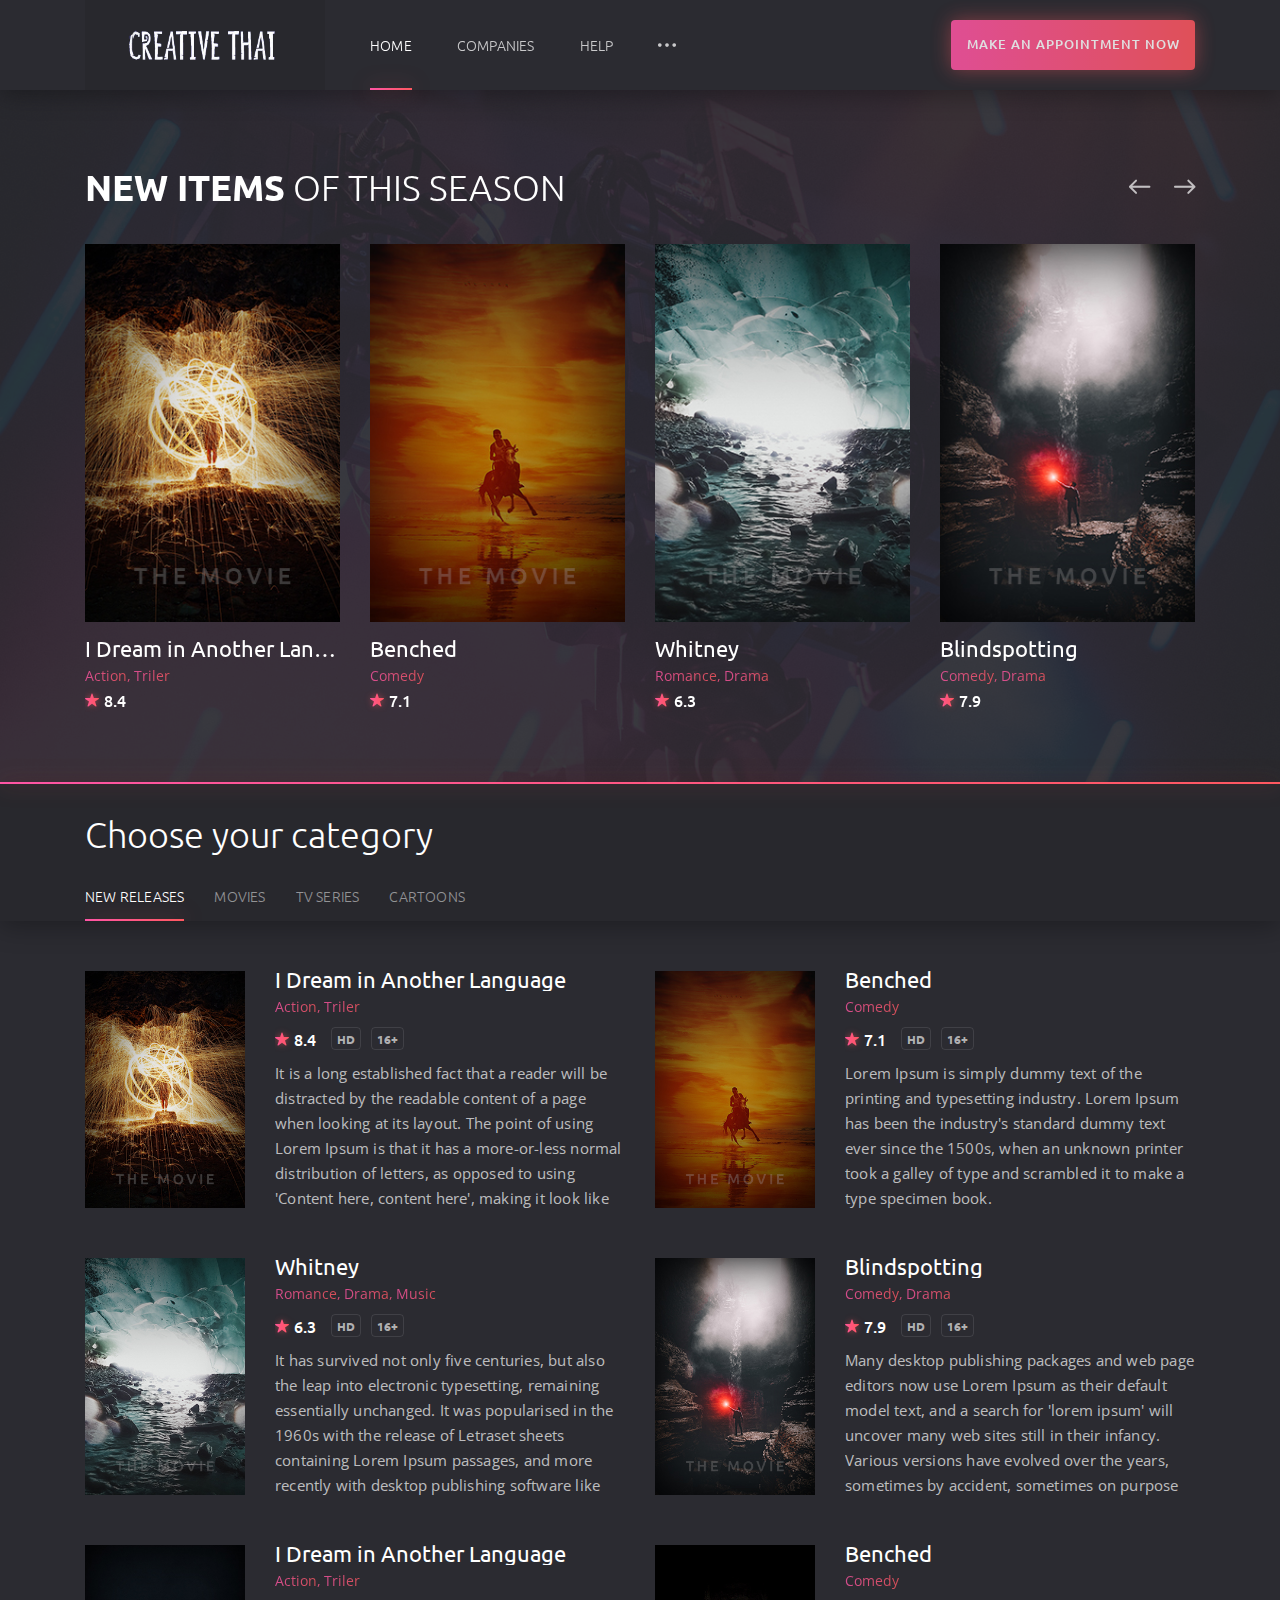
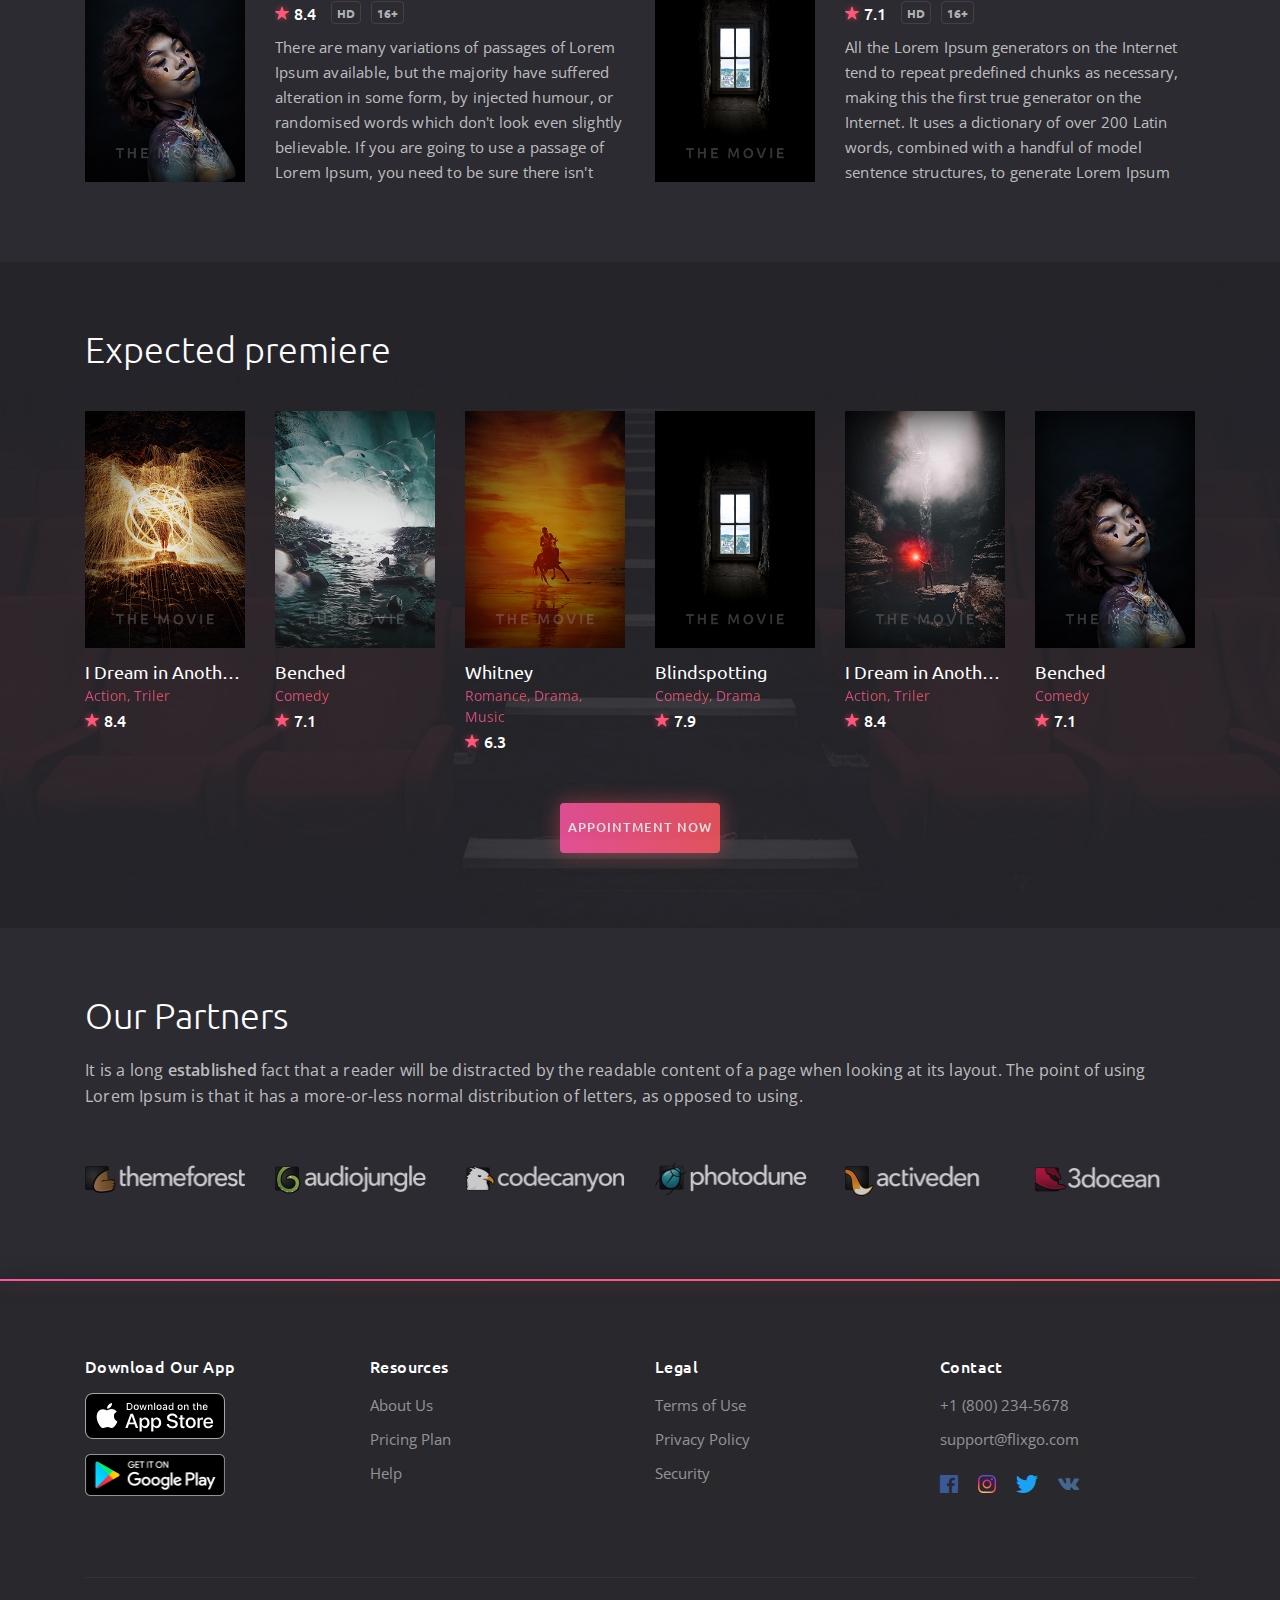
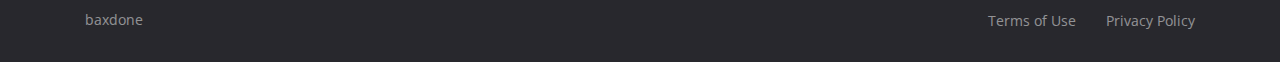
<file: index.html>
<!DOCTYPE html>
<html lang="en">

<head>
	<meta charset="utf-8">
	<meta name="viewport" content="width=device-width, initial-scale=1, shrink-to-fit=no">

	<!-- Font -->
	<link href="https://fonts.googleapis.com/css?family=Open+Sans:400,600%7CUbuntu:300,400,500,700" rel="stylesheet">

	<!-- CSS -->
	<link rel="stylesheet" href="css/bootstrap-reboot.min.css">
	<link rel="stylesheet" href="css/bootstrap-grid.min.css">
	<link rel="stylesheet" href="css/owl.carousel.min.css">
	<link rel="stylesheet" href="css/jquery.mCustomScrollbar.min.css">
	<link rel="stylesheet" href="css/nouislider.min.css">
	<link rel="stylesheet" href="css/ionicons.min.css">
	<link rel="stylesheet" href="css/plyr.css">
	<link rel="stylesheet" href="css/photoswipe.css">
	<link rel="stylesheet" href="css/default-skin.css">
	<link rel="stylesheet" href="css/main.css">

	<!-- Favicons -->
	<link rel="icon" type="image/png" href="icon/favicon-32x32.png" sizes="32x32">
	<link rel="apple-touch-icon" href="icon/favicon-32x32.png">
	<link rel="apple-touch-icon" sizes="72x72" href="icon/apple-touch-icon-72x72.png">
	<link rel="apple-touch-icon" sizes="114x114" href="icon/apple-touch-icon-114x114.png">
	<link rel="apple-touch-icon" sizes="144x144" href="icon/apple-touch-icon-144x144.png">

	<meta name="description" content="">
	<meta name="keywords" content="">
	<meta name="author" content="Dmitry Volkov">
  	<title>Creative Thai</title>

</head>
<body class="body">
	
	<!-- header -->
	<header class="header">
		<div class="header__wrap">
			<div class="container">
				<div class="row">
					<div class="col-12">
						<div class="header__content">
							<!-- header logo -->
							<a href="index.html" class="header__logo">
								<img src="img/logo.png" alt="">
							</a>
							<!-- end header logo -->

							<!-- header nav -->
							<ul class="header__nav">
								<!-- dropdown -->

								<li class="header__nav-item">
									<a href="index.html" class="header__nav-link header__nav-link--active">Home</a>
								</li>

								<!-- dropdown -->
								<li class="header__nav-item">
									<a class="dropdown-toggle header__nav-link" href="#" role="button" id="dropdownMenuCatalog" data-toggle="dropdown" aria-haspopup="true" aria-expanded="false">Companies</a>

									<ul class="dropdown-menu header__dropdown-menu" aria-labelledby="dropdownMenuCatalog">
										<li><a href="BenetoneFilms.html">Benetone Films</a></li>
										<li><a href="DeWarrennePictures.html">De Warrenne Pictures</a></li>
										<li><a href="FilmFrameProductions.html">Film Frame Productions</a></li>
										<li><a href="GDH559.html">GDH 559</a></li>
										<li><a href="HaloProductions.html">Halo Productions</a></li>
										<li><a href="HollywoodThailand.html">Hollywood (Thailand)</a></li>
										<li><a href="KantanaMotionPictures.html">Kantana Motion Pictures</a></li>
										<li><a href="MFlowEntertainment.html">M Flow Entertainment</a></li>
										<li><a href="DetailsTVSeries.html">Details TV Series</a></li>
										<li><a href="MPictures.html">M Pictures</a></li>
										<li><a href="TBMediaGlobal.html">T&B Media Global</a></li>
									</ul>
								</li>
								<!-- end dropdown -->

 

								<li class="header__nav-item">
									<a href="faq.html" class="header__nav-link">Help</a>
								</li>

								<!-- dropdown -->
								<li class="dropdown header__nav-item">
									<a class="dropdown-toggle header__nav-link header__nav-link--more" href="#" role="button" id="dropdownMenuMore" data-toggle="dropdown" aria-haspopup="true" aria-expanded="false"><i class="icon ion-ios-more"></i></a>

									<ul class="dropdown-menu header__dropdown-menu" aria-labelledby="dropdownMenuMore">
										<li><a href="about.html">About</a></li>
									</ul>
								</li>
								<!-- end dropdown -->
							</ul>
							<!-- end header nav -->

							<!-- header auth -->
							<div class="header__auth">
								<a href="APPOINTMENT.html" class="header__sign-in">
									<i class="icon ion-ios-log-in"></i>
									<span>MAKE AN APPOINTMENT NOW</span>
								</a>
							</div>
							<!-- end header auth -->

							<!-- header menu btn -->
							<button class="header__btn" type="button">
								<span></span>
								<span></span>
								<span></span>
							</button>
							<!-- end header menu btn -->
						</div>
					</div>
				</div>
			</div>
		</div>

		<!-- header search -->
		<form action="#" class="header__search">
			<div class="container">
				<div class="row">
					<div class="col-12">
						<div class="header__search-content">
							<input type="text" placeholder="Search for a movie, TV Series that you are looking for">

							<button type="button">search</button>
						</div>
					</div>
				</div>
			</div>
		</form>
		<!-- end header search -->
	</header>
	<!-- end header -->

	<!-- home -->
	<section class="home">
		<!-- home bg -->
		<div class="owl-carousel home__bg">
			<div class="item home__cover" data-bg="img/home/home__bg.jpg"></div>
			<div class="item home__cover" data-bg="img/home/home__bg2.jpg"></div>
			<div class="item home__cover" data-bg="img/home/home__bg3.jpg"></div>
			<div class="item home__cover" data-bg="img/home/home__bg4.jpg"></div>
		</div>
		<!-- end home bg -->

		<div class="container">
			<div class="row">
				<div class="col-12">
					<h1 class="home__title"><b>NEW ITEMS</b> OF THIS SEASON</h1>

					<button class="home__nav home__nav--prev" type="button">
						<i class="icon ion-ios-arrow-round-back"></i>
					</button>
					<button class="home__nav home__nav--next" type="button">
						<i class="icon ion-ios-arrow-round-forward"></i>
					</button>
				</div>

				<div class="col-12">
					<div class="owl-carousel home__carousel">
						<div class="item">
							<!-- card -->
							<div class="card card--big">
								<div class="card__cover">
									<img src="img/covers/cover.jpg" alt="">
									<a href="#" class="card__play">
										<i class="icon ion-ios-play"></i>
									</a>
								</div>
								<div class="card__content">
									<h3 class="card__title"><a href="#">I Dream in Another Language</a></h3>
									<span class="card__category">
										<a href="#">Action</a>
										<a href="#">Triler</a>
									</span>
									<span class="card__rate"><i class="icon ion-ios-star"></i>8.4</span>
								</div>
							</div>
							<!-- end card -->
						</div>

						<div class="item">
							<!-- card -->
							<div class="card card--big">
								<div class="card__cover">
									<img src="img/covers/cover2.jpg" alt="">
									<a href="#" class="card__play">
										<i class="icon ion-ios-play"></i>
									</a>
								</div>
								<div class="card__content">
									<h3 class="card__title"><a href="#">Benched</a></h3>
									<span class="card__category">
										<a href="#">Comedy</a>
									</span>
									<span class="card__rate"><i class="icon ion-ios-star"></i>7.1</span>
								</div>
							</div>
							<!-- end card -->
						</div>

						<div class="item">
							<!-- card -->
							<div class="card card--big">
								<div class="card__cover">
									<img src="img/covers/cover3.jpg" alt="">
									<a href="#" class="card__play">
										<i class="icon ion-ios-play"></i>
									</a>
								</div>
								<div class="card__content">
									<h3 class="card__title"><a href="#">Whitney</a></h3>
									<span class="card__category">
										<a href="#">Romance</a>
										<a href="#">Drama</a>
									</span>
									<span class="card__rate"><i class="icon ion-ios-star"></i>6.3</span>
								</div>
							</div>
							<!-- end card -->
						</div>

						<div class="item">
							<!-- card -->
							<div class="card card--big">
								<div class="card__cover">
									<img src="img/covers/cover4.jpg" alt="">
									<a href="#" class="card__play">
										<i class="icon ion-ios-play"></i>
									</a>
								</div>
								<div class="card__content">
									<h3 class="card__title"><a href="#">Blindspotting</a></h3>
									<span class="card__category">
										<a href="#">Comedy</a>
										<a href="#">Drama</a>
									</span>
									<span class="card__rate"><i class="icon ion-ios-star"></i>7.9</span>
								</div>
							</div>
							<!-- end card -->
						</div>
					</div>
				</div>
			</div>
		</div>
	</section>
	<!-- end home -->

	<!-- content -->
	<section class="content">
		<div class="content__head">
			<div class="container">
				<div class="row">
					<div class="col-12">
						<!-- content title -->
						<h2 class="content__title">Choose your category</h2>
						<!-- end content title -->

						<!-- content tabs nav -->
						<ul class="nav nav-tabs content__tabs" id="content__tabs" role="tablist">
							<li class="nav-item">
								<a class="nav-link active" data-toggle="tab" href="#tab-1" role="tab" aria-controls="tab-1" aria-selected="true">NEW RELEASES</a>
							</li>

							<li class="nav-item">
								<a class="nav-link" data-toggle="tab" href="#tab-2" role="tab" aria-controls="tab-2" aria-selected="false">MOVIES</a>
							</li>

							<li class="nav-item">
								<a class="nav-link" data-toggle="tab" href="#tab-3" role="tab" aria-controls="tab-3" aria-selected="false">TV SERIES</a>
							</li>

							<li class="nav-item">
								<a class="nav-link" data-toggle="tab" href="#tab-4" role="tab" aria-controls="tab-4" aria-selected="false">CARTOONS</a>
							</li>
						</ul>
						<!-- end content tabs nav -->

						<!-- content mobile tabs nav -->
						<div class="content__mobile-tabs" id="content__mobile-tabs">
							<div class="content__mobile-tabs-btn dropdown-toggle" role="navigation" id="mobile-tabs" data-toggle="dropdown" aria-haspopup="true" aria-expanded="false">
								<input type="button" value="New items">
								<span></span>
							</div>

							<div class="content__mobile-tabs-menu dropdown-menu" aria-labelledby="mobile-tabs">
								<ul class="nav nav-tabs" role="tablist">
									<li class="nav-item"><a class="nav-link active" id="1-tab" data-toggle="tab" href="#tab-1" role="tab" aria-controls="tab-1" aria-selected="true">NEW RELEASES</a></li>

									<li class="nav-item"><a class="nav-link" id="2-tab" data-toggle="tab" href="#tab-2" role="tab" aria-controls="tab-2" aria-selected="false">MOVIES</a></li>

									<li class="nav-item"><a class="nav-link" id="3-tab" data-toggle="tab" href="#tab-3" role="tab" aria-controls="tab-3" aria-selected="false">TV SERIES</a></li>

									<li class="nav-item"><a class="nav-link" id="4-tab" data-toggle="tab" href="#tab-4" role="tab" aria-controls="tab-4" aria-selected="false">CARTOONS</a></li>
								</ul>
							</div>
						</div>
						<!-- end content mobile tabs nav -->
					</div>
				</div>
			</div>
		</div>

		<div class="container">
			<!-- content tabs -->
			<div class="tab-content" id="myTabContent">
				<div class="tab-pane fade show active" id="tab-1" role="tabpanel" aria-labelledby="1-tab">
					<div class="row">
						<!-- card -->
						<div class="col-6 col-sm-12 col-lg-6">
							<div class="card card--list">
								<div class="row">
									<div class="col-12 col-sm-4">
										<div class="card__cover">
											<img src="img/covers/cover.jpg" alt="">
											<a href="#" class="card__play">
												<i class="icon ion-ios-play"></i>
											</a>
										</div>
									</div>

									<div class="col-12 col-sm-8">
										<div class="card__content">
											<h3 class="card__title"><a href="#">I Dream in Another Language</a></h3>
											<span class="card__category">
												<a href="#">Action</a>
												<a href="#">Triler</a>
											</span>

											<div class="card__wrap">
												<span class="card__rate"><i class="icon ion-ios-star"></i>8.4</span>

												<ul class="card__list">
													<li>HD</li>
													<li>16+</li>
												</ul>
											</div>

											<div class="card__description">
												<p>It is a long established fact that a reader will be distracted by the readable content of a page when looking at its layout. The point of using Lorem Ipsum is that it has a more-or-less normal distribution of letters, as opposed to using 'Content here, content here', making it look like readable English.</p>
											</div>
										</div>
									</div>
								</div>
							</div>
						</div>
						<!-- end card -->

						<!-- card -->
						<div class="col-6 col-sm-12 col-lg-6">
							<div class="card card--list">
								<div class="row">
									<div class="col-12 col-sm-4">
										<div class="card__cover">
											<img src="img/covers/cover2.jpg" alt="">
											<a href="#" class="card__play">
												<i class="icon ion-ios-play"></i>
											</a>
										</div>
									</div>

									<div class="col-12 col-sm-8">
										<div class="card__content">
											<h3 class="card__title"><a href="#">Benched</a></h3>
											<span class="card__category">
												<a href="#">Comedy</a>
											</span>

											<div class="card__wrap">
												<span class="card__rate"><i class="icon ion-ios-star"></i>7.1</span>

												<ul class="card__list">
													<li>HD</li>
													<li>16+</li>
												</ul>
											</div>

											<div class="card__description">
												<p>Lorem Ipsum is simply dummy text of the printing and typesetting industry. Lorem Ipsum has been the industry's standard dummy text ever since the 1500s, when an unknown printer took a galley of type and scrambled it to make a type specimen book.</p>
											</div>
										</div>
									</div>
								</div>
							</div>
						</div>
						<!-- end card -->

						<!-- card -->
						<div class="col-6 col-sm-12 col-lg-6">
							<div class="card card--list">
								<div class="row">
									<div class="col-12 col-sm-4">
										<div class="card__cover">
											<img src="img/covers/cover3.jpg" alt="">
											<a href="#" class="card__play">
												<i class="icon ion-ios-play"></i>
											</a>
										</div>
									</div>

									<div class="col-12 col-sm-8">
										<div class="card__content">
											<h3 class="card__title"><a href="#">Whitney</a></h3>
											<span class="card__category">
												<a href="#">Romance</a>
												<a href="#">Drama</a>
												<a href="#">Music</a>
											</span>

											<div class="card__wrap">
												<span class="card__rate"><i class="icon ion-ios-star"></i>6.3</span>

												<ul class="card__list">
													<li>HD</li>
													<li>16+</li>
												</ul>
											</div>

											<div class="card__description">
												<p>It has survived not only five centuries, but also the leap into electronic typesetting, remaining essentially unchanged. It was popularised in the 1960s with the release of Letraset sheets containing Lorem Ipsum passages, and more recently with desktop publishing software like Aldus PageMaker including versions of Lorem Ipsum.</p>
											</div>
										</div>
									</div>
								</div>
							</div>
						</div>
						<!-- end card -->

						<!-- card -->
						<div class="col-6 col-sm-12 col-lg-6">
							<div class="card card--list">
								<div class="row">
									<div class="col-12 col-sm-4">
										<div class="card__cover">
											<img src="img/covers/cover4.jpg" alt="">
											<a href="#" class="card__play">
												<i class="icon ion-ios-play"></i>
											</a>
										</div>
									</div>

									<div class="col-12 col-sm-8">
										<div class="card__content">
											<h3 class="card__title"><a href="#">Blindspotting</a></h3>
											<span class="card__category">
												<a href="#">Comedy</a>
												<a href="#">Drama</a>
											</span>

											<div class="card__wrap">
												<span class="card__rate"><i class="icon ion-ios-star"></i>7.9</span>

												<ul class="card__list">
													<li>HD</li>
													<li>16+</li>
												</ul>
											</div>

											<div class="card__description">
												<p>Many desktop publishing packages and web page editors now use Lorem Ipsum as their default model text, and a search for 'lorem ipsum' will uncover many web sites still in their infancy. Various versions have evolved over the years, sometimes by accident, sometimes on purpose (injected humour and the like).</p>
											</div>
										</div>
									</div>
								</div>
							</div>
						</div>
						<!-- end card -->

						<!-- card -->
						<div class="col-6 col-sm-12 col-lg-6">
							<div class="card card--list">
								<div class="row">
									<div class="col-12 col-sm-4">
										<div class="card__cover">
											<img src="img/covers/cover5.jpg" alt="">
											<a href="#" class="card__play">
												<i class="icon ion-ios-play"></i>
											</a>
										</div>
									</div>

									<div class="col-12 col-sm-8">
										<div class="card__content">
											<h3 class="card__title"><a href="#">I Dream in Another Language</a></h3>
											<span class="card__category">
												<a href="#">Action</a>
												<a href="#">Triler</a>
											</span>

											<div class="card__wrap">
												<span class="card__rate"><i class="icon ion-ios-star"></i>8.4</span>

												<ul class="card__list">
													<li>HD</li>
													<li>16+</li>
												</ul>
											</div>

											<div class="card__description">
												<p>There are many variations of passages of Lorem Ipsum available, but the majority have suffered alteration in some form, by injected humour, or randomised words which don't look even slightly believable. If you are going to use a passage of Lorem Ipsum, you need to be sure there isn't anything embarrassing hidden in the middle of text.</p>
											</div>
										</div>
									</div>
								</div>
							</div>
						</div>
						<!-- end card -->

						<!-- card -->
						<div class="col-6 col-sm-12 col-lg-6">
							<div class="card card--list">
								<div class="row">
									<div class="col-12 col-sm-4">
										<div class="card__cover">
											<img src="img/covers/cover6.jpg" alt="">
											<a href="#" class="card__play">
												<i class="icon ion-ios-play"></i>
											</a>
										</div>
									</div>

									<div class="col-12 col-sm-8">
										<div class="card__content">
											<h3 class="card__title"><a href="#">Benched</a></h3>
											<span class="card__category">
												<a href="#">Comedy</a>
											</span>

											<div class="card__wrap">
												<span class="card__rate"><i class="icon ion-ios-star"></i>7.1</span>

												<ul class="card__list">
													<li>HD</li>
													<li>16+</li>
												</ul>
											</div>

											<div class="card__description">
												<p>All the Lorem Ipsum generators on the Internet tend to repeat predefined chunks as necessary, making this the first true generator on the Internet. It uses a dictionary of over 200 Latin words, combined with a handful of model sentence structures, to generate Lorem Ipsum which looks reasonable. The generated Lorem Ipsum is therefore always free from repetition, injected humour, or non-characteristic words etc.</p>
											</div>
										</div>
									</div>
								</div>
							</div>
						</div>
						<!-- end card -->
					</div>
				</div>

				<div class="tab-pane fade" id="tab-2" role="tabpanel" aria-labelledby="2-tab">
					<div class="row">
						<!-- card -->
						<div class="col-6 col-sm-4 col-lg-3 col-xl-2">
							<div class="card">
								<div class="card__cover">
									<img src="img/covers/cover.jpg" alt="">
									<a href="#" class="card__play">
										<i class="icon ion-ios-play"></i>
									</a>
								</div>
								<div class="card__content">
									<h3 class="card__title"><a href="#">I Dream in Another Language</a></h3>
									<span class="card__category">
										<a href="#">Action</a>
										<a href="#">Triler</a>
									</span>
									<span class="card__rate"><i class="icon ion-ios-star"></i>8.4</span>
								</div>
							</div>
						</div>
						<!-- end card -->

						<!-- card -->
						<div class="col-6 col-sm-4 col-lg-3 col-xl-2">
							<div class="card">
								<div class="card__cover">
									<img src="img/covers/cover2.jpg" alt="">
									<a href="#" class="card__play">
										<i class="icon ion-ios-play"></i>
									</a>
								</div>
								<div class="card__content">
									<h3 class="card__title"><a href="#">Benched</a></h3>
									<span class="card__category">
										<a href="#">Comedy</a>
									</span>
									<span class="card__rate"><i class="icon ion-ios-star"></i>7.1</span>
								</div>
							</div>
						</div>
						<!-- end card -->

						<!-- card -->
						<div class="col-6 col-sm-4 col-lg-3 col-xl-2">
							<div class="card">
								<div class="card__cover">
									<img src="img/covers/cover3.jpg" alt="">
									<a href="#" class="card__play">
										<i class="icon ion-ios-play"></i>
									</a>
								</div>
								<div class="card__content">
									<h3 class="card__title"><a href="#">Whitney</a></h3>
									<span class="card__category">
										<a href="#">Romance</a>
										<a href="#">Drama</a>
										<a href="#">Music</a>
									</span>
									<span class="card__rate"><i class="icon ion-ios-star"></i>6.3</span>
								</div>
							</div>
						</div>
						<!-- end card -->

						<!-- card -->
						<div class="col-6 col-sm-4 col-lg-3 col-xl-2">
							<div class="card">
								<div class="card__cover">
									<img src="img/covers/cover4.jpg" alt="">
									<a href="#" class="card__play">
										<i class="icon ion-ios-play"></i>
									</a>
								</div>
								<div class="card__content">
									<h3 class="card__title"><a href="#">Blindspotting</a></h3>
									<span class="card__category">
										<a href="#">Comedy</a>
										<a href="#">Drama</a>
									</span>
									<span class="card__rate"><i class="icon ion-ios-star"></i>7.9</span>
								</div>
							</div>
						</div>
						<!-- end card -->

						<!-- card -->
						<div class="col-6 col-sm-4 col-lg-3 col-xl-2">
							<div class="card">
								<div class="card__cover">
									<img src="img/covers/cover5.jpg" alt="">
									<a href="#" class="card__play">
										<i class="icon ion-ios-play"></i>
									</a>
								</div>
								<div class="card__content">
									<h3 class="card__title"><a href="#">I Dream in Another Language</a></h3>
									<span class="card__category">
										<a href="#">Action</a>
										<a href="#">Triler</a>
									</span>
									<span class="card__rate"><i class="icon ion-ios-star"></i>8.4</span>
								</div>
							</div>
						</div>
						<!-- end card -->

						<!-- card -->
						<div class="col-6 col-sm-4 col-lg-3 col-xl-2">
							<div class="card">
								<div class="card__cover">
									<img src="img/covers/cover6.jpg" alt="">
									<a href="#" class="card__play">
										<i class="icon ion-ios-play"></i>
									</a>
								</div>
								<div class="card__content">
									<h3 class="card__title"><a href="#">Benched</a></h3>
									<span class="card__category">
										<a href="#">Comedy</a>
									</span>
									<span class="card__rate"><i class="icon ion-ios-star"></i>7.1</span>
								</div>
							</div>
						</div>
						<!-- end card -->

						<!-- card -->
						<div class="col-6 col-sm-4 col-lg-3 col-xl-2">
							<div class="card">
								<div class="card__cover">
									<img src="img/covers/cover6.jpg" alt="">
									<a href="#" class="card__play">
										<i class="icon ion-ios-play"></i>
									</a>
								</div>
								<div class="card__content">
									<h3 class="card__title"><a href="#">Whitney</a></h3>
									<span class="card__category">
										<a href="#">Romance</a>
										<a href="#">Drama</a>
										<a href="#">Music</a>
									</span>
									<span class="card__rate"><i class="icon ion-ios-star"></i>6.3</span>
								</div>
							</div>
						</div>
						<!-- end card -->

						<!-- card -->
						<div class="col-6 col-sm-4 col-lg-3 col-xl-2">
							<div class="card">
								<div class="card__cover">
									<img src="img/covers/cover5.jpg" alt="">
									<a href="#" class="card__play">
										<i class="icon ion-ios-play"></i>
									</a>
								</div>
								<div class="card__content">
									<h3 class="card__title"><a href="#">Blindspotting</a></h3>
									<span class="card__category">
										<a href="#">Comedy</a>
										<a href="#">Drama</a>
									</span>
									<span class="card__rate"><i class="icon ion-ios-star"></i>7.9</span>
								</div>
							</div>
						</div>
						<!-- end card -->

						<!-- card -->
						<div class="col-6 col-sm-4 col-lg-3 col-xl-2">
							<div class="card">
								<div class="card__cover">
									<img src="img/covers/cover4.jpg" alt="">
									<a href="#" class="card__play">
										<i class="icon ion-ios-play"></i>
									</a>
								</div>
								<div class="card__content">
									<h3 class="card__title"><a href="#">I Dream in Another Language</a></h3>
									<span class="card__category">
										<a href="#">Action</a>
										<a href="#">Triler</a>
									</span>
									<span class="card__rate"><i class="icon ion-ios-star"></i>8.4</span>
								</div>
							</div>
						</div>
						<!-- end card -->

						<!-- card -->
						<div class="col-6 col-sm-4 col-lg-3 col-xl-2">
							<div class="card">
								<div class="card__cover">
									<img src="img/covers/cover3.jpg" alt="">
									<a href="#" class="card__play">
										<i class="icon ion-ios-play"></i>
									</a>
								</div>
								<div class="card__content">
									<h3 class="card__title"><a href="#">Benched</a></h3>
									<span class="card__category">
										<a href="#">Comedy</a>
									</span>
									<span class="card__rate"><i class="icon ion-ios-star"></i>7.1</span>
								</div>
							</div>
						</div>
						<!-- end card -->

						<!-- card -->
						<div class="col-6 col-sm-4 col-lg-3 col-xl-2">
							<div class="card">
								<div class="card__cover">
									<img src="img/covers/cover2.jpg" alt="">
									<a href="#" class="card__play">
										<i class="icon ion-ios-play"></i>
									</a>
								</div>
								<div class="card__content">
									<h3 class="card__title"><a href="#">Whitney</a></h3>
									<span class="card__category">
										<a href="#">Romance</a>
										<a href="#">Drama</a>
										<a href="#">Music</a>
									</span>
									<span class="card__rate"><i class="icon ion-ios-star"></i>6.3</span>
								</div>
							</div>
						</div>
						<!-- end card -->

						<!-- card -->
						<div class="col-6 col-sm-4 col-lg-3 col-xl-2">
							<div class="card">
								<div class="card__cover">
									<img src="img/covers/cover.jpg" alt="">
									<a href="#" class="card__play">
										<i class="icon ion-ios-play"></i>
									</a>
								</div>
								<div class="card__content">
									<h3 class="card__title"><a href="#">Blindspotting</a></h3>
									<span class="card__category">
										<a href="#">Comedy</a>
										<a href="#">Drama</a>
									</span>
									<span class="card__rate"><i class="icon ion-ios-star"></i>7.9</span>
								</div>
							</div>
						</div>
						<!-- end card -->
					</div>
				</div>

				<div class="tab-pane fade" id="tab-3" role="tabpanel" aria-labelledby="3-tab">
					<div class="row">
						<!-- card -->
						<div class="col-6 col-sm-4 col-lg-3 col-xl-2">
							<div class="card">
								<div class="card__cover">
									<img src="img/covers/cover2.jpg" alt="">
									<a href="#" class="card__play">
										<i class="icon ion-ios-play"></i>
									</a>
								</div>
								<div class="card__content">
									<h3 class="card__title"><a href="#">I Dream in Another Language</a></h3>
									<span class="card__category">
										<a href="#">Action</a>
										<a href="#">Triler</a>
									</span>
									<span class="card__rate"><i class="icon ion-ios-star"></i>8.4</span>
								</div>
							</div>
						</div>
						<!-- end card -->

						<!-- card -->
						<div class="col-6 col-sm-4 col-lg-3 col-xl-2">
							<div class="card">
								<div class="card__cover">
									<img src="img/covers/cover.jpg" alt="">
									<a href="#" class="card__play">
										<i class="icon ion-ios-play"></i>
									</a>
								</div>
								<div class="card__content">
									<h3 class="card__title"><a href="#">Benched</a></h3>
									<span class="card__category">
										<a href="#">Comedy</a>
									</span>
									<span class="card__rate"><i class="icon ion-ios-star"></i>7.1</span>
								</div>
							</div>
						</div>
						<!-- end card -->

						<!-- card -->
						<div class="col-6 col-sm-4 col-lg-3 col-xl-2">
							<div class="card">
								<div class="card__cover">
									<img src="img/covers/cover4.jpg" alt="">
									<a href="#" class="card__play">
										<i class="icon ion-ios-play"></i>
									</a>
								</div>
								<div class="card__content">
									<h3 class="card__title"><a href="#">Whitney</a></h3>
									<span class="card__category">
										<a href="#">Romance</a>
										<a href="#">Drama</a>
										<a href="#">Music</a>
									</span>
									<span class="card__rate"><i class="icon ion-ios-star"></i>6.3</span>
								</div>
							</div>
						</div>
						<!-- end card -->

						<!-- card -->
						<div class="col-6 col-sm-4 col-lg-3 col-xl-2">
							<div class="card">
								<div class="card__cover">
									<img src="img/covers/cover3.jpg" alt="">
									<a href="#" class="card__play">
										<i class="icon ion-ios-play"></i>
									</a>
								</div>
								<div class="card__content">
									<h3 class="card__title"><a href="#">Blindspotting</a></h3>
									<span class="card__category">
										<a href="#">Comedy</a>
										<a href="#">Drama</a>
									</span>
									<span class="card__rate"><i class="icon ion-ios-star"></i>7.9</span>
								</div>
							</div>
						</div>
						<!-- end card -->

						<!-- card -->
						<div class="col-6 col-sm-4 col-lg-3 col-xl-2">
							<div class="card">
								<div class="card__cover">
									<img src="img/covers/cover6.jpg" alt="">
									<a href="#" class="card__play">
										<i class="icon ion-ios-play"></i>
									</a>
								</div>
								<div class="card__content">
									<h3 class="card__title"><a href="#">I Dream in Another Language</a></h3>
									<span class="card__category">
										<a href="#">Action</a>
										<a href="#">Triler</a>
									</span>
									<span class="card__rate"><i class="icon ion-ios-star"></i>8.4</span>
								</div>
							</div>
						</div>
						<!-- end card -->

						<!-- card -->
						<div class="col-6 col-sm-4 col-lg-3 col-xl-2">
							<div class="card">
								<div class="card__cover">
									<img src="img/covers/cover5.jpg" alt="">
									<a href="#" class="card__play">
										<i class="icon ion-ios-play"></i>
									</a>
								</div>
								<div class="card__content">
									<h3 class="card__title"><a href="#">Benched</a></h3>
									<span class="card__category">
										<a href="#">Comedy</a>
									</span>
									<span class="card__rate"><i class="icon ion-ios-star"></i>7.1</span>
								</div>
							</div>
						</div>
						<!-- end card -->

						<!-- card -->
						<div class="col-6 col-sm-4 col-lg-3 col-xl-2">
							<div class="card">
								<div class="card__cover">
									<img src="img/covers/cover5.jpg" alt="">
									<a href="#" class="card__play">
										<i class="icon ion-ios-play"></i>
									</a>
								</div>
								<div class="card__content">
									<h3 class="card__title"><a href="#">Whitney</a></h3>
									<span class="card__category">
										<a href="#">Romance</a>
										<a href="#">Drama</a>
										<a href="#">Music</a>
									</span>
									<span class="card__rate"><i class="icon ion-ios-star"></i>6.3</span>
								</div>
							</div>
						</div>
						<!-- end card -->

						<!-- card -->
						<div class="col-6 col-sm-4 col-lg-3 col-xl-2">
							<div class="card">
								<div class="card__cover">
									<img src="img/covers/cover6.jpg" alt="">
									<a href="#" class="card__play">
										<i class="icon ion-ios-play"></i>
									</a>
								</div>
								<div class="card__content">
									<h3 class="card__title"><a href="#">Blindspotting</a></h3>
									<span class="card__category">
										<a href="#">Comedy</a>
										<a href="#">Drama</a>
									</span>
									<span class="card__rate"><i class="icon ion-ios-star"></i>7.9</span>
								</div>
							</div>
						</div>
						<!-- end card -->

						<!-- card -->
						<div class="col-6 col-sm-4 col-lg-3 col-xl-2">
							<div class="card">
								<div class="card__cover">
									<img src="img/covers/cover3.jpg" alt="">
									<a href="#" class="card__play">
										<i class="icon ion-ios-play"></i>
									</a>
								</div>
								<div class="card__content">
									<h3 class="card__title"><a href="#">I Dream in Another Language</a></h3>
									<span class="card__category">
										<a href="#">Action</a>
										<a href="#">Triler</a>
									</span>
									<span class="card__rate"><i class="icon ion-ios-star"></i>8.4</span>
								</div>
							</div>
						</div>
						<!-- end card -->

						<!-- card -->
						<div class="col-6 col-sm-4 col-lg-3 col-xl-2">
							<div class="card">
								<div class="card__cover">
									<img src="img/covers/cover4.jpg" alt="">
									<a href="#" class="card__play">
										<i class="icon ion-ios-play"></i>
									</a>
								</div>
								<div class="card__content">
									<h3 class="card__title"><a href="#">Benched</a></h3>
									<span class="card__category">
										<a href="#">Comedy</a>
									</span>
									<span class="card__rate"><i class="icon ion-ios-star"></i>7.1</span>
								</div>
							</div>
						</div>
						<!-- end card -->

						<!-- card -->
						<div class="col-6 col-sm-4 col-lg-3 col-xl-2">
							<div class="card">
								<div class="card__cover">
									<img src="img/covers/cover.jpg" alt="">
									<a href="#" class="card__play">
										<i class="icon ion-ios-play"></i>
									</a>
								</div>
								<div class="card__content">
									<h3 class="card__title"><a href="#">Whitney</a></h3>
									<span class="card__category">
										<a href="#">Romance</a>
										<a href="#">Drama</a>
										<a href="#">Music</a>
									</span>
									<span class="card__rate"><i class="icon ion-ios-star"></i>6.3</span>
								</div>
							</div>
						</div>
						<!-- end card -->

						<!-- card -->
						<div class="col-6 col-sm-4 col-lg-3 col-xl-2">
							<div class="card">
								<div class="card__cover">
									<img src="img/covers/cover2.jpg" alt="">
									<a href="#" class="card__play">
										<i class="icon ion-ios-play"></i>
									</a>
								</div>
								<div class="card__content">
									<h3 class="card__title"><a href="#">Blindspotting</a></h3>
									<span class="card__category">
										<a href="#">Comedy</a>
										<a href="#">Drama</a>
									</span>
									<span class="card__rate"><i class="icon ion-ios-star"></i>7.9</span>
								</div>
							</div>
						</div>
						<!-- end card -->
					</div>
				</div>

				<div class="tab-pane fade" id="tab-4" role="tabpanel" aria-labelledby="4-tab">
					<div class="row">
						<!-- card -->
						<div class="col-6 col-sm-4 col-lg-3 col-xl-2">
							<div class="card">
								<div class="card__cover">
									<img src="img/covers/cover.jpg" alt="">
									<a href="#" class="card__play">
										<i class="icon ion-ios-play"></i>
									</a>
								</div>
								<div class="card__content">
									<h3 class="card__title"><a href="#">I Dream in Another Language</a></h3>
									<span class="card__category">
										<a href="#">Action</a>
										<a href="#">Triler</a>
									</span>
									<span class="card__rate"><i class="icon ion-ios-star"></i>8.4</span>
								</div>
							</div>
						</div>
						<!-- end card -->

						<!-- card -->
						<div class="col-6 col-sm-4 col-lg-3 col-xl-2">
							<div class="card">
								<div class="card__cover">
									<img src="img/covers/cover3.jpg" alt="">
									<a href="#" class="card__play">
										<i class="icon ion-ios-play"></i>
									</a>
								</div>
								<div class="card__content">
									<h3 class="card__title"><a href="#">Benched</a></h3>
									<span class="card__category">
										<a href="#">Comedy</a>
									</span>
									<span class="card__rate"><i class="icon ion-ios-star"></i>7.1</span>
								</div>
							</div>
						</div>
						<!-- end card -->

						<!-- card -->
						<div class="col-6 col-sm-4 col-lg-3 col-xl-2">
							<div class="card">
								<div class="card__cover">
									<img src="img/covers/cover2.jpg" alt="">
									<a href="#" class="card__play">
										<i class="icon ion-ios-play"></i>
									</a>
								</div>
								<div class="card__content">
									<h3 class="card__title"><a href="#">Whitney</a></h3>
									<span class="card__category">
										<a href="#">Romance</a>
										<a href="#">Drama</a>
										<a href="#">Music</a>
									</span>
									<span class="card__rate"><i class="icon ion-ios-star"></i>6.3</span>
								</div>
							</div>
						</div>
						<!-- end card -->

						<!-- card -->
						<div class="col-6 col-sm-4 col-lg-3 col-xl-2">
							<div class="card">
								<div class="card__cover">
									<img src="img/covers/cover6.jpg" alt="">
									<a href="#" class="card__play">
										<i class="icon ion-ios-play"></i>
									</a>
								</div>
								<div class="card__content">
									<h3 class="card__title"><a href="#">Blindspotting</a></h3>
									<span class="card__category">
										<a href="#">Comedy</a>
										<a href="#">Drama</a>
									</span>
									<span class="card__rate"><i class="icon ion-ios-star"></i>7.9</span>
								</div>
							</div>
						</div>
						<!-- end card -->

						<!-- card -->
						<div class="col-6 col-sm-4 col-lg-3 col-xl-2">
							<div class="card">
								<div class="card__cover">
									<img src="img/covers/cover4.jpg" alt="">
									<a href="#" class="card__play">
										<i class="icon ion-ios-play"></i>
									</a>
								</div>
								<div class="card__content">
									<h3 class="card__title"><a href="#">I Dream in Another Language</a></h3>
									<span class="card__category">
										<a href="#">Action</a>
										<a href="#">Triler</a>
									</span>
									<span class="card__rate"><i class="icon ion-ios-star"></i>8.4</span>
								</div>
							</div>
						</div>
						<!-- end card -->

						<!-- card -->
						<div class="col-6 col-sm-4 col-lg-3 col-xl-2">
							<div class="card">
								<div class="card__cover">
									<img src="img/covers/cover5.jpg" alt="">
									<a href="#" class="card__play">
										<i class="icon ion-ios-play"></i>
									</a>
								</div>
								<div class="card__content">
									<h3 class="card__title"><a href="#">Benched</a></h3>
									<span class="card__category">
										<a href="#">Comedy</a>
									</span>
									<span class="card__rate"><i class="icon ion-ios-star"></i>7.1</span>
								</div>
							</div>
						</div>
						<!-- end card -->

						<!-- card -->
						<div class="col-6 col-sm-4 col-lg-3 col-xl-2">
							<div class="card">
								<div class="card__cover">
									<img src="img/covers/cover6.jpg" alt="">
									<a href="#" class="card__play">
										<i class="icon ion-ios-play"></i>
									</a>
								</div>
								<div class="card__content">
									<h3 class="card__title"><a href="#">Whitney</a></h3>
									<span class="card__category">
										<a href="#">Romance</a>
										<a href="#">Drama</a>
										<a href="#">Music</a>
									</span>
									<span class="card__rate"><i class="icon ion-ios-star"></i>6.3</span>
								</div>
							</div>
						</div>
						<!-- end card -->

						<!-- card -->
						<div class="col-6 col-sm-4 col-lg-3 col-xl-2">
							<div class="card">
								<div class="card__cover">
									<img src="img/covers/cover5.jpg" alt="">
									<a href="#" class="card__play">
										<i class="icon ion-ios-play"></i>
									</a>
								</div>
								<div class="card__content">
									<h3 class="card__title"><a href="#">Blindspotting</a></h3>
									<span class="card__category">
										<a href="#">Comedy</a>
										<a href="#">Drama</a>
									</span>
									<span class="card__rate"><i class="icon ion-ios-star"></i>7.9</span>
								</div>
							</div>
						</div>
						<!-- end card -->

						<!-- card -->
						<div class="col-6 col-sm-4 col-lg-3 col-xl-2">
							<div class="card">
								<div class="card__cover">
									<img src="img/covers/cover4.jpg" alt="">
									<a href="#" class="card__play">
										<i class="icon ion-ios-play"></i>
									</a>
								</div>
								<div class="card__content">
									<h3 class="card__title"><a href="#">I Dream in Another Language</a></h3>
									<span class="card__category">
										<a href="#">Action</a>
										<a href="#">Triler</a>
									</span>
									<span class="card__rate"><i class="icon ion-ios-star"></i>8.4</span>
								</div>
							</div>
						</div>
						<!-- end card -->

						<!-- card -->
						<div class="col-6 col-sm-4 col-lg-3 col-xl-2">
							<div class="card">
								<div class="card__cover">
									<img src="img/covers/cover3.jpg" alt="">
									<a href="#" class="card__play">
										<i class="icon ion-ios-play"></i>
									</a>
								</div>
								<div class="card__content">
									<h3 class="card__title"><a href="#">Benched</a></h3>
									<span class="card__category">
										<a href="#">Comedy</a>
									</span>
									<span class="card__rate"><i class="icon ion-ios-star"></i>7.1</span>
								</div>
							</div>
						</div>
						<!-- end card -->

						<!-- card -->
						<div class="col-6 col-sm-4 col-lg-3 col-xl-2">
							<div class="card">
								<div class="card__cover">
									<img src="img/covers/cover2.jpg" alt="">
									<a href="#" class="card__play">
										<i class="icon ion-ios-play"></i>
									</a>
								</div>
								<div class="card__content">
									<h3 class="card__title"><a href="#">Whitney</a></h3>
									<span class="card__category">
										<a href="#">Romance</a>
										<a href="#">Drama</a>
										<a href="#">Music</a>
									</span>
									<span class="card__rate"><i class="icon ion-ios-star"></i>6.3</span>
								</div>
							</div>
						</div>
						<!-- end card -->

						<!-- card -->
						<div class="col-6 col-sm-4 col-lg-3 col-xl-2">
							<div class="card">
								<div class="card__cover">
									<img src="img/covers/cover.jpg" alt="">
									<a href="#" class="card__play">
										<i class="icon ion-ios-play"></i>
									</a>
								</div>
								<div class="card__content">
									<h3 class="card__title"><a href="#">Blindspotting</a></h3>
									<span class="card__category">
										<a href="#">Comedy</a>
										<a href="#">Drama</a>
									</span>
									<span class="card__rate"><i class="icon ion-ios-star"></i>7.9</span>
								</div>
							</div>
						</div>
						<!-- end card -->
					</div>
				</div>
			</div>
			<!-- end content tabs -->
		</div>
	</section>
	<!-- end content -->

	<!-- expected premiere -->
	<section class="section section--bg" data-bg="img/section/section.jpg">
		<div class="container">
			<div class="row">
				<!-- section title -->
				<div class="col-12">
					<h2 class="section__title">Expected premiere</h2>
				</div>
				<!-- end section title -->

				<!-- card -->
				<div class="col-6 col-sm-4 col-lg-3 col-xl-2">
					<div class="card">
						<div class="card__cover">
							<img src="img/covers/cover.jpg" alt="">
							<a href="#" class="card__play">
								<i class="icon ion-ios-play"></i>
							</a>
						</div>
						<div class="card__content">
							<h3 class="card__title"><a href="#">I Dream in Another Language</a></h3>
							<span class="card__category">
								<a href="#">Action</a>
								<a href="#">Triler</a>
							</span>
							<span class="card__rate"><i class="icon ion-ios-star"></i>8.4</span>
						</div>
					</div>
				</div>
				<!-- end card -->

				<!-- card -->
				<div class="col-6 col-sm-4 col-lg-3 col-xl-2">
					<div class="card">
						<div class="card__cover">
							<img src="img/covers/cover3.jpg" alt="">
							<a href="#" class="card__play">
								<i class="icon ion-ios-play"></i>
							</a>
						</div>
						<div class="card__content">
							<h3 class="card__title"><a href="#">Benched</a></h3>
							<span class="card__category">
								<a href="#">Comedy</a>
							</span>
							<span class="card__rate"><i class="icon ion-ios-star"></i>7.1</span>
						</div>
					</div>
				</div>
				<!-- end card -->

				<!-- card -->
				<div class="col-6 col-sm-4 col-lg-3 col-xl-2">
					<div class="card">
						<div class="card__cover">
							<img src="img/covers/cover2.jpg" alt="">
							<a href="#" class="card__play">
								<i class="icon ion-ios-play"></i>
							</a>
						</div>
						<div class="card__content">
							<h3 class="card__title"><a href="#">Whitney</a></h3>
							<span class="card__category">
								<a href="#">Romance</a>
								<a href="#">Drama</a>
								<a href="#">Music</a>
							</span>
							<span class="card__rate"><i class="icon ion-ios-star"></i>6.3</span>
						</div>
					</div>
				</div>
				<!-- end card -->

				<!-- card -->
				<div class="col-6 col-sm-4 col-lg-3 col-xl-2">
					<div class="card">
						<div class="card__cover">
							<img src="img/covers/cover6.jpg" alt="">
							<a href="#" class="card__play">
								<i class="icon ion-ios-play"></i>
							</a>
						</div>
						<div class="card__content">
							<h3 class="card__title"><a href="#">Blindspotting</a></h3>
							<span class="card__category">
								<a href="#">Comedy</a>
								<a href="#">Drama</a>
							</span>
							<span class="card__rate"><i class="icon ion-ios-star"></i>7.9</span>
						</div>
					</div>
				</div>
				<!-- end card -->

				<!-- card -->
				<div class="col-6 col-sm-4 col-lg-3 col-xl-2">
					<div class="card">
						<div class="card__cover">
							<img src="img/covers/cover4.jpg" alt="">
							<a href="#" class="card__play">
								<i class="icon ion-ios-play"></i>
							</a>
						</div>
						<div class="card__content">
							<h3 class="card__title"><a href="#">I Dream in Another Language</a></h3>
							<span class="card__category">
								<a href="#">Action</a>
								<a href="#">Triler</a>
							</span>
							<span class="card__rate"><i class="icon ion-ios-star"></i>8.4</span>
						</div>
					</div>
				</div>
				<!-- end card -->

				<!-- card -->
				<div class="col-6 col-sm-4 col-lg-3 col-xl-2">
					<div class="card">
						<div class="card__cover">
							<img src="img/covers/cover5.jpg" alt="">
							<a href="#" class="card__play">
								<i class="icon ion-ios-play"></i>
							</a>
						</div>
						<div class="card__content">
							<h3 class="card__title"><a href="#">Benched</a></h3>
							<span class="card__category">
								<a href="#">Comedy</a>
							</span>
							<span class="card__rate"><i class="icon ion-ios-star"></i>7.1</span>
						</div>
					</div>
				</div>
				<!-- end card -->

				<!-- section btn -->
				<div class="col-12">
					<a href="#" class="section__btn">APPOINTMENT NOW</a>
				</div>
				<!-- end section btn -->
			</div>
		</div>
	</section>
	<!-- end expected premiere -->

	<!-- partners -->
	<section class="section">
		<div class="container">
			<div class="row">
				<!-- section title -->
				<div class="col-12">
					<h2 class="section__title section__title--no-margin">Our Partners</h2>
				</div>
				<!-- end section title -->

				<!-- section text -->
				<div class="col-12">
					<p class="section__text section__text--last-with-margin">It is a long <b>established</b> fact that a reader will be distracted by the readable content of a page when looking at its layout. The point of using Lorem Ipsum is that it has a more-or-less normal distribution of letters, as opposed to using.</p>
				</div>
				<!-- end section text -->

				<!-- partner -->
				<div class="col-6 col-sm-4 col-md-3 col-lg-2">
					<a href="#" class="partner">
						<img src="img/partners/themeforest-light-background.png" alt="" class="partner__img">
					</a>
				</div>
				<!-- end partner -->

				<!-- partner -->
				<div class="col-6 col-sm-4 col-md-3 col-lg-2">
					<a href="#" class="partner">
						<img src="img/partners/audiojungle-light-background.png" alt="" class="partner__img">
					</a>
				</div>
				<!-- end partner -->

				<!-- partner -->
				<div class="col-6 col-sm-4 col-md-3 col-lg-2">
					<a href="#" class="partner">
						<img src="img/partners/codecanyon-light-background.png" alt="" class="partner__img">
					</a>
				</div>
				<!-- end partner -->

				<!-- partner -->
				<div class="col-6 col-sm-4 col-md-3 col-lg-2">
					<a href="#" class="partner">
						<img src="img/partners/photodune-light-background.png" alt="" class="partner__img">
					</a>
				</div>
				<!-- end partner -->

				<!-- partner -->
				<div class="col-6 col-sm-4 col-md-3 col-lg-2">
					<a href="#" class="partner">
						<img src="img/partners/activeden-light-background.png" alt="" class="partner__img">
					</a>
				</div>
				<!-- end partner -->

				<!-- partner -->
				<div class="col-6 col-sm-4 col-md-3 col-lg-2">
					<a href="#" class="partner">
						<img src="img/partners/3docean-light-background.png" alt="" class="partner__img">
					</a>
				</div>
				<!-- end partner -->
			</div>
		</div>
	</section>
	<!-- end partners -->

	<!-- footer -->
	<footer class="footer">
		<div class="container">
			<div class="row">
				<!-- footer list -->
				<div class="col-12 col-md-3">
					<h6 class="footer__title">Download Our App</h6>
					<ul class="footer__app">
						<li><a href="#"><img src="img/Download_on_the_App_Store_Badge.svg" alt=""></a></li>
						<li><a href="#"><img src="img/google-play-badge.png" alt=""></a></li>
					</ul>
				</div>
				<!-- end footer list -->

				<!-- footer list -->
				<div class="col-6 col-sm-4 col-md-3">
					<h6 class="footer__title">Resources</h6>
					<ul class="footer__list">
						<li><a href="#">About Us</a></li>
						<li><a href="#">Pricing Plan</a></li>
						<li><a href="#">Help</a></li>
					</ul>
				</div>
				<!-- end footer list -->

				<!-- footer list -->
				<div class="col-6 col-sm-4 col-md-3">
					<h6 class="footer__title">Legal</h6>
					<ul class="footer__list">
						<li><a href="#">Terms of Use</a></li>
						<li><a href="#">Privacy Policy</a></li>
						<li><a href="#">Security</a></li>
					</ul>
				</div>
				<!-- end footer list -->

				<!-- footer list -->
				<div class="col-12 col-sm-4 col-md-3">
					<h6 class="footer__title">Contact</h6>
					<ul class="footer__list">
						<li><a href="tel:+18002345678">+1 (800) 234-5678</a></li>
						<li><a href="mailto:support@moviego.com">support@flixgo.com</a></li>
					</ul>
					<ul class="footer__social">
						<li class="facebook"><a href="#"><i class="icon ion-logo-facebook"></i></a></li>
						<li class="instagram"><a href="#"><i class="icon ion-logo-instagram"></i></a></li>
						<li class="twitter"><a href="#"><i class="icon ion-logo-twitter"></i></a></li>
						<li class="vk"><a href="#"><i class="icon ion-logo-vk"></i></a></li>
					</ul>
				</div>
				<!-- end footer list -->

				<!-- footer copyright -->
				<div class="col-12">
					<div class="footer__copyright">
						<small><a target="_blank" href="https://www.fiverr.com/baxdone?up_rollout=true">baxdone</a></small>

						<ul>
							<li><a href="#">Terms of Use</a></li>
							<li><a href="#">Privacy Policy</a></li>
						</ul>
					</div>
				</div>
				<!-- end footer copyright -->
			</div>
		</div>
	</footer>
	<!-- end footer -->

	<!-- JS -->
	<script src="js/jquery-3.3.1.min.js"></script>
	<script src="js/bootstrap.bundle.min.js"></script>
	<script src="js/owl.carousel.min.js"></script>
	<script src="js/jquery.mousewheel.min.js"></script>
	<script src="js/jquery.mCustomScrollbar.min.js"></script>
	<script src="js/wNumb.js"></script>
	<script src="js/nouislider.min.js"></script>
	<script src="js/plyr.min.js"></script>
	<script src="js/jquery.morelines.min.js"></script>
	<script src="js/photoswipe.min.js"></script>
	<script src="js/photoswipe-ui-default.min.js"></script>
	<script src="js/main.js"></script>
</body>

</html>
</file>
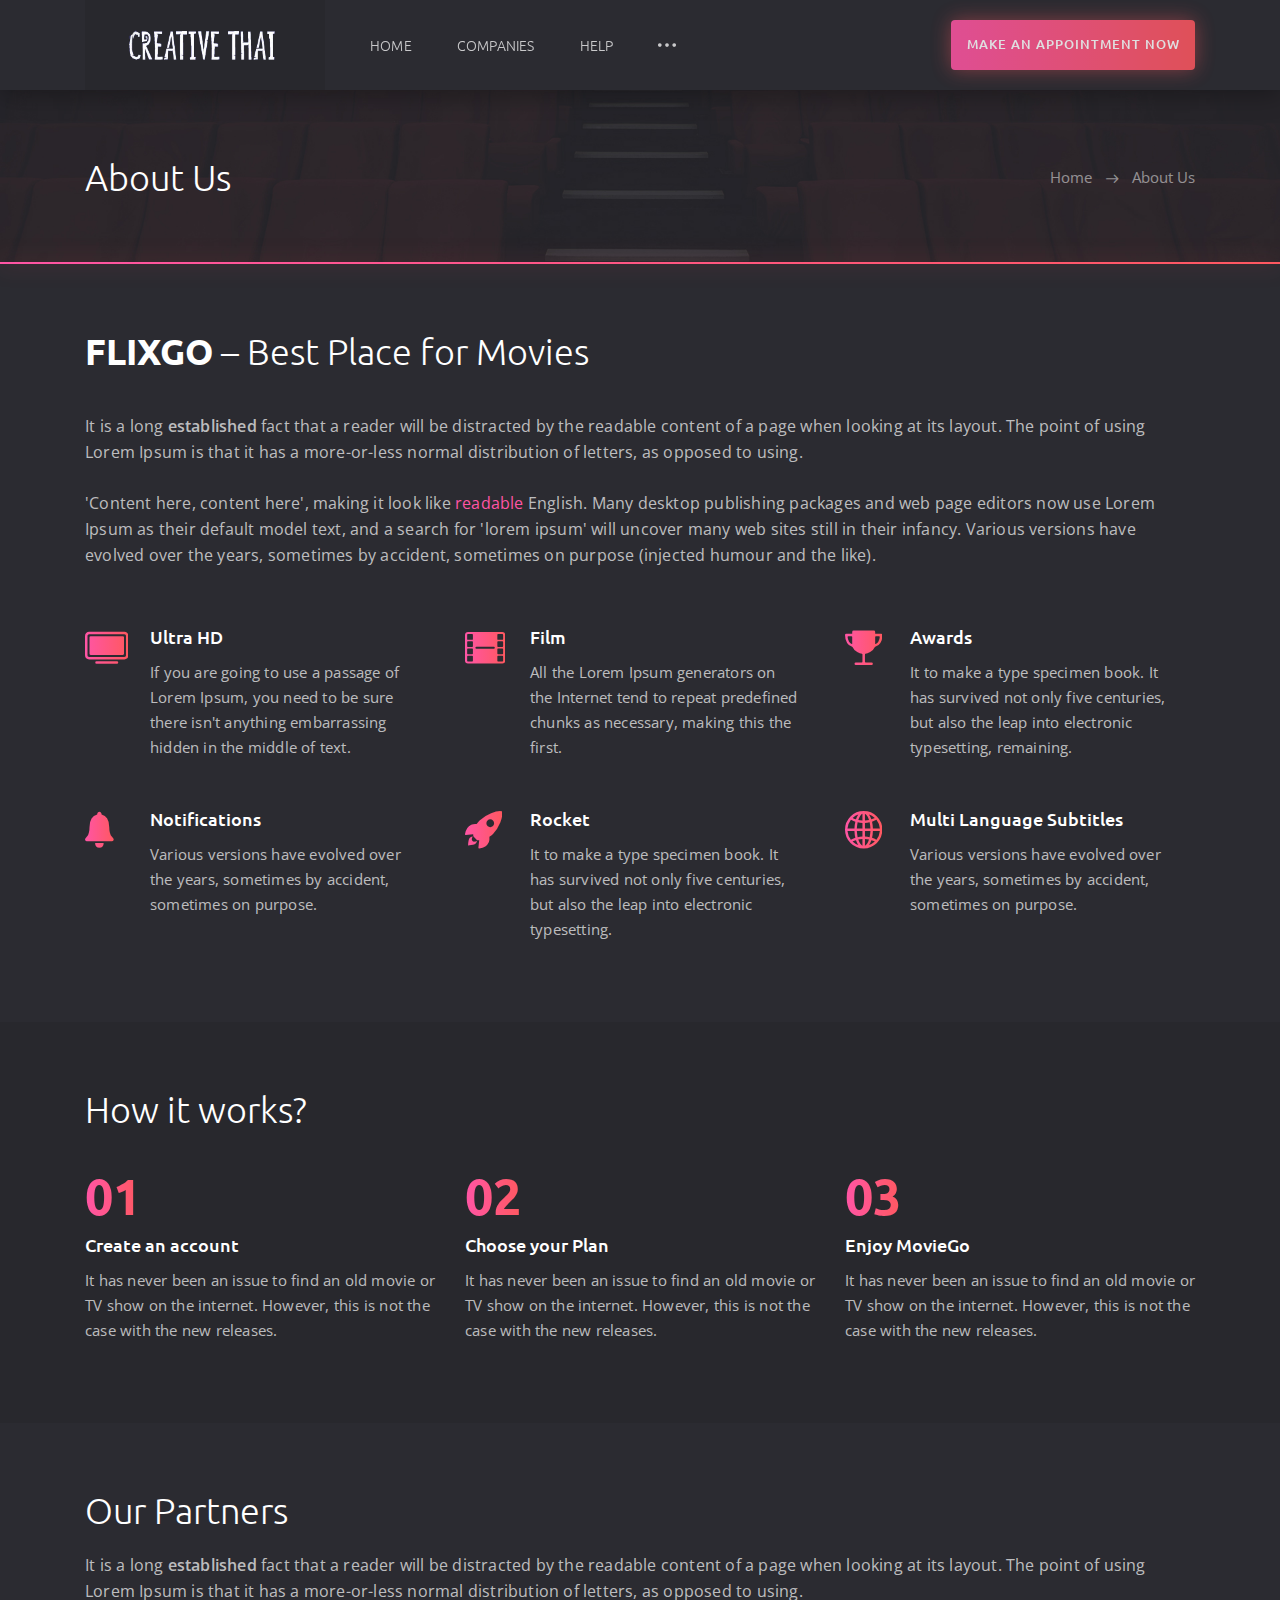
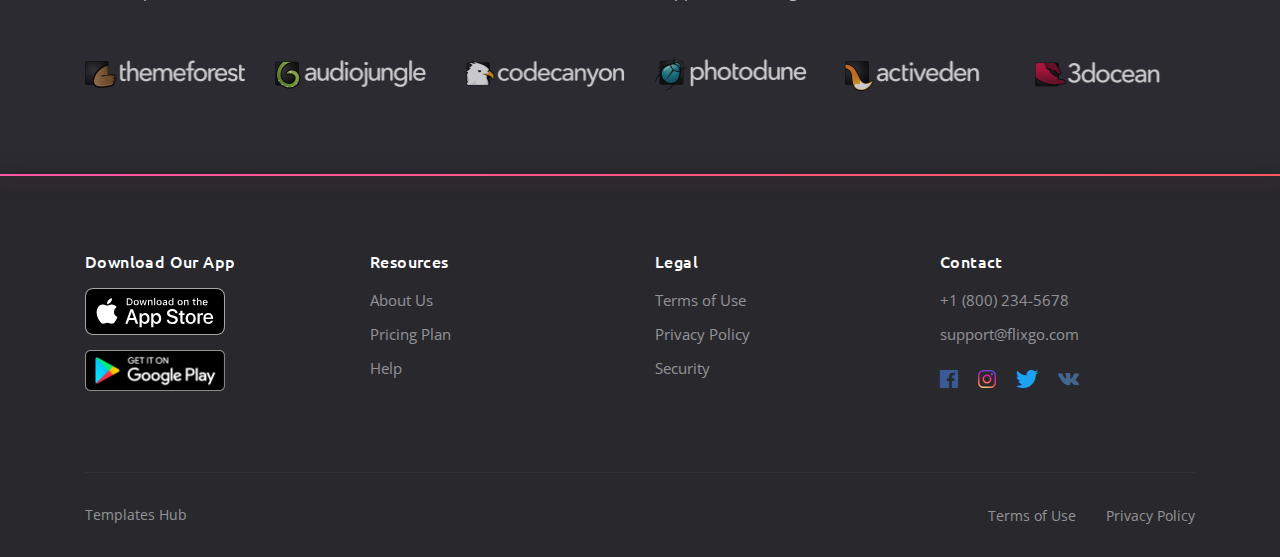
<file: about.html>
<!DOCTYPE html>
<html lang="en">

<head>
	<meta charset="utf-8">
	<meta name="viewport" content="width=device-width, initial-scale=1, shrink-to-fit=no">

	<!-- Font -->
	<link href="https://fonts.googleapis.com/css?family=Open+Sans:400,600%7CUbuntu:300,400,500,700" rel="stylesheet">

	<!-- CSS -->
	<link rel="stylesheet" href="css/bootstrap-reboot.min.css">
	<link rel="stylesheet" href="css/bootstrap-grid.min.css">
	<link rel="stylesheet" href="css/owl.carousel.min.css">
	<link rel="stylesheet" href="css/jquery.mCustomScrollbar.min.css">
	<link rel="stylesheet" href="css/nouislider.min.css">
	<link rel="stylesheet" href="css/ionicons.min.css">
	<link rel="stylesheet" href="css/plyr.css">
	<link rel="stylesheet" href="css/photoswipe.css">
	<link rel="stylesheet" href="css/default-skin.css">
	<link rel="stylesheet" href="css/main.css">

	<!-- Favicons -->
	<link rel="icon" type="image/png" href="icon/favicon-32x32.png" sizes="32x32">
	<link rel="apple-touch-icon" href="icon/favicon-32x32.png">
	<link rel="apple-touch-icon" sizes="72x72" href="icon/apple-touch-icon-72x72.png">
	<link rel="apple-touch-icon" sizes="114x114" href="icon/apple-touch-icon-114x114.png">
	<link rel="apple-touch-icon" sizes="144x144" href="icon/apple-touch-icon-144x144.png">

	<meta name="description" content="">
	<meta name="keywords" content="">
	<meta name="author" content="Dmitry Volkov">
  	<title>Creative Thai</title>

</head>
<body class="body">
	
	<!-- header -->
	<header class="header">
		<div class="header__wrap">
			<div class="container">
				<div class="row">
					<div class="col-12">
						<div class="header__content">
							<!-- header logo -->
							<a href="index.html" class="header__logo">
								<img src="img/logo.png" alt="">
							</a>
							<!-- end header logo -->

							<!-- header nav -->
							<ul class="header__nav">
								<!-- dropdown -->
								<li class="header__nav-item">
									<a class="dropdown-toggle header__nav-link" href="#" role="button" id="dropdownMenuHome" data-toggle="dropdown" aria-haspopup="true" aria-expanded="false">Home</a>

									<ul class="dropdown-menu header__dropdown-menu" aria-labelledby="dropdownMenuHome">
										<li><a href="index.html">Home slideshow bg</a></li>
										<li><a href="index2.html">Home static bg</a></li>
									</ul>
								</li>
								<!-- end dropdown -->

								<!-- dropdown -->
								<li class="header__nav-item">
									<a class="dropdown-toggle header__nav-link" href="#" role="button" id="dropdownMenuCatalog" data-toggle="dropdown" aria-haspopup="true" aria-expanded="false">Companies</a>

									<ul class="dropdown-menu header__dropdown-menu" aria-labelledby="dropdownMenuCatalog">
										<li><a href="BenetoneFilms.html">Benetone Films</a></li>
										<li><a href="DeWarrennePictures.html">De Warrenne Pictures</a></li>
										<li><a href="FilmFrameProductions.html">Film Frame Productions</a></li>
										<li><a href="GDH559.html">GDH 559</a></li>
										<li><a href="HaloProductions.html">Halo Productions</a></li>
										<li><a href="HollywoodThailand.html">Hollywood (Thailand)</a></li>
										<li><a href="KantanaMotionPictures.html">Kantana Motion Pictures</a></li>
										<li><a href="MFlowEntertainment.html">M Flow Entertainment</a></li>
										<li><a href="DetailsTVSeries.html">Details TV Series</a></li>
										<li><a href="MPictures.html">M Pictures</a></li>
										<li><a href="TBMediaGlobal.html">T&B Media Global</a></li>
									</ul>
								</li>
								<!-- end dropdown -->

 

								<li class="header__nav-item">
									<a href="faq.html" class="header__nav-link">Help</a>
								</li>

								<!-- dropdown -->
								<li class="dropdown header__nav-item">
									<a class="dropdown-toggle header__nav-link header__nav-link--more" href="#" role="button" id="dropdownMenuMore" data-toggle="dropdown" aria-haspopup="true" aria-expanded="false"><i class="icon ion-ios-more"></i></a>

									<ul class="dropdown-menu header__dropdown-menu" aria-labelledby="dropdownMenuMore">
										<li><a href="about.html">About</a></li>
									</ul>
								</li>
								<!-- end dropdown -->
							</ul>
							<!-- end header nav -->

							<!-- header auth -->
							<div class="header__auth">
								<a href="APPOINTMENT.html" class="header__sign-in">
									<i class="icon ion-ios-log-in"></i>
									<span>MAKE AN APPOINTMENT NOW</span>
								</a>
							</div>
							<!-- end header auth -->

							<!-- header menu btn -->
							<button class="header__btn" type="button">
								<span></span>
								<span></span>
								<span></span>
							</button>
							<!-- end header menu btn -->
						</div>
					</div>
				</div>
			</div>
		</div>

		<!-- header search -->
		<form action="#" class="header__search">
			<div class="container">
				<div class="row">
					<div class="col-12">
						<div class="header__search-content">
							<input type="text" placeholder="Search for a movie, TV Series that you are looking for">

							<button type="button">search</button>
						</div>
					</div>
				</div>
			</div>
		</form>
		<!-- end header search -->
	</header>
	<!-- end header -->

	<!-- page title -->
	<section class="section section--first section--bg" data-bg="img/section/section.jpg">
		<div class="container">
			<div class="row">
				<div class="col-12">
					<div class="section__wrap">
						<!-- section title -->
						<h2 class="section__title">About Us</h2>
						<!-- end section title -->

						<!-- breadcrumb -->
						<ul class="breadcrumb">
							<li class="breadcrumb__item"><a href="#">Home</a></li>
							<li class="breadcrumb__item breadcrumb__item--active">About Us</li>
						</ul>
						<!-- end breadcrumb -->
					</div>
				</div>
			</div>
		</div>
	</section>
	<!-- end page title -->

	<!-- about -->
	<section class="section">
		<div class="container">
			<div class="row">
				<!-- section title -->
				<div class="col-12">
					<h2 class="section__title"><b>FLIXGO</b> – Best Place for Movies</h2>
				</div>
				<!-- end section title -->

				<!-- section text -->
				<div class="col-12">
					<p class="section__text">It is a long <b>established</b> fact that a reader will be distracted by the readable content of a page when looking at its layout. The point of using Lorem Ipsum is that it has a more-or-less normal distribution of letters, as opposed to using.</p>

					<p class="section__text section__text--last-with-margin">'Content here, content here', making it look like <a href="#">readable</a> English. Many desktop publishing packages and web page editors now use Lorem Ipsum as their default model text, and a search for 'lorem ipsum' will uncover many web sites still in their infancy. Various versions have evolved over the years, sometimes by accident, sometimes on purpose (injected humour and the like).</p>
				</div>
				<!-- end section text -->

				<!-- feature -->
				<div class="col-12 col-md-6 col-lg-4">
					<div class="feature">
						<i class="icon ion-ios-tv feature__icon"></i>
						<h3 class="feature__title">Ultra HD</h3>
						<p class="feature__text">If you are going to use a passage of Lorem Ipsum, you need to be sure there isn't anything embarrassing hidden in the middle of text.</p>
					</div>
				</div>
				<!-- end feature -->

				<!-- feature -->
				<div class="col-12 col-md-6 col-lg-4">
					<div class="feature">
						<i class="icon ion-ios-film feature__icon"></i>
						<h3 class="feature__title">Film</h3>
						<p class="feature__text">All the Lorem Ipsum generators on the Internet tend to repeat predefined chunks as necessary, making this the first.</p>
					</div>
				</div>
				<!-- end feature -->

				<!-- feature -->
				<div class="col-12 col-md-6 col-lg-4">
					<div class="feature">
						<i class="icon ion-ios-trophy feature__icon"></i>
						<h3 class="feature__title">Awards</h3>
						<p class="feature__text">It to make a type specimen book. It has survived not only five centuries, but also the leap into electronic typesetting, remaining.</p>
					</div>
				</div>
				<!-- end feature -->

				<!-- feature -->
				<div class="col-12 col-md-6 col-lg-4">
					<div class="feature">
						<i class="icon ion-ios-notifications feature__icon"></i>
						<h3 class="feature__title">Notifications</h3>
						<p class="feature__text">Various versions have evolved over the years, sometimes by accident, sometimes on purpose.</p>
					</div>
				</div>
				<!-- end feature -->

				<!-- feature -->
				<div class="col-12 col-md-6 col-lg-4">
					<div class="feature">
						<i class="icon ion-ios-rocket feature__icon"></i>
						<h3 class="feature__title">Rocket</h3>
						<p class="feature__text">It to make a type specimen book. It has survived not only five centuries, but also the leap into electronic typesetting.</p>
					</div>
				</div>
				<!-- end feature -->

				<!-- feature -->
				<div class="col-12 col-md-6 col-lg-4">
					<div class="feature">
						<i class="icon ion-ios-globe feature__icon"></i>
						<h3 class="feature__title">Multi Language Subtitles </h3>
						<p class="feature__text">Various versions have evolved over the years, sometimes by accident, sometimes on purpose.</p>
					</div>
				</div>
				<!-- end feature -->
			</div>
		</div>
	</section>
	<!-- end about -->

	<!-- how it works -->
	<section class="section section--dark">
		<div class="container">
			<div class="row">
				<!-- section title -->
				<div class="col-12">
					<h2 class="section__title section__title--no-margin">How it works?</h2>
				</div>
				<!-- end section title -->

				<!-- how box -->
				<div class="col-12 col-md-6 col-lg-4">
					<div class="how">
						<span class="how__number">01</span>
						<h3 class="how__title">Create an account</h3>
						<p class="how__text">It has never been an issue to find an old movie or TV show on the internet. However, this is not the case with the new releases.</p>
					</div>
				</div>
				<!-- ebd how box -->

				<!-- how box -->
				<div class="col-12 col-md-6 col-lg-4">
					<div class="how">
						<span class="how__number">02</span>
						<h3 class="how__title">Choose your Plan</h3>
						<p class="how__text">It has never been an issue to find an old movie or TV show on the internet. However, this is not the case with the new releases.</p>
					</div>
				</div>
				<!-- ebd how box -->

				<!-- how box -->
				<div class="col-12 col-md-6 col-lg-4">
					<div class="how">
						<span class="how__number">03</span>
						<h3 class="how__title">Enjoy MovieGo</h3>
						<p class="how__text">It has never been an issue to find an old movie or TV show on the internet. However, this is not the case with the new releases.</p>
					</div>
				</div>
				<!-- ebd how box -->
			</div>
		</div>
	</section>
	<!-- end how it works -->

	<!-- partners -->
	<section class="section">
		<div class="container">
			<div class="row">
				<!-- section title -->
				<div class="col-12">
					<h2 class="section__title section__title--no-margin">Our Partners</h2>
				</div>
				<!-- end section title -->

				<!-- section text -->
				<div class="col-12">
					<p class="section__text section__text--last-with-margin">It is a long <b>established</b> fact that a reader will be distracted by the readable content of a page when looking at its layout. The point of using Lorem Ipsum is that it has a more-or-less normal distribution of letters, as opposed to using.</p>
				</div>
				<!-- end section text -->

				<!-- partner -->
				<div class="col-6 col-sm-4 col-md-3 col-lg-2">
					<a href="#" class="partner">
						<img src="img/partners/themeforest-light-background.png" alt="" class="partner__img">
					</a>
				</div>
				<!-- end partner -->

				<!-- partner -->
				<div class="col-6 col-sm-4 col-md-3 col-lg-2">
					<a href="#" class="partner">
						<img src="img/partners/audiojungle-light-background.png" alt="" class="partner__img">
					</a>
				</div>
				<!-- end partner -->

				<!-- partner -->
				<div class="col-6 col-sm-4 col-md-3 col-lg-2">
					<a href="#" class="partner">
						<img src="img/partners/codecanyon-light-background.png" alt="" class="partner__img">
					</a>
				</div>
				<!-- end partner -->

				<!-- partner -->
				<div class="col-6 col-sm-4 col-md-3 col-lg-2">
					<a href="#" class="partner">
						<img src="img/partners/photodune-light-background.png" alt="" class="partner__img">
					</a>
				</div>
				<!-- end partner -->

				<!-- partner -->
				<div class="col-6 col-sm-4 col-md-3 col-lg-2">
					<a href="#" class="partner">
						<img src="img/partners/activeden-light-background.png" alt="" class="partner__img">
					</a>
				</div>
				<!-- end partner -->

				<!-- partner -->
				<div class="col-6 col-sm-4 col-md-3 col-lg-2">
					<a href="#" class="partner">
						<img src="img/partners/3docean-light-background.png" alt="" class="partner__img">
					</a>
				</div>
				<!-- end partner -->
			</div>
		</div>
	</section>
	<!-- end partners -->

	<!-- footer -->
	<footer class="footer">
		<div class="container">
			<div class="row">
				<!-- footer list -->
				<div class="col-12 col-md-3">
					<h6 class="footer__title">Download Our App</h6>
					<ul class="footer__app">
						<li><a href="#"><img src="img/Download_on_the_App_Store_Badge.svg" alt=""></a></li>
						<li><a href="#"><img src="img/google-play-badge.png" alt=""></a></li>
					</ul>
				</div>
				<!-- end footer list -->

				<!-- footer list -->
				<div class="col-6 col-sm-4 col-md-3">
					<h6 class="footer__title">Resources</h6>
					<ul class="footer__list">
						<li><a href="#">About Us</a></li>
						<li><a href="#">Pricing Plan</a></li>
						<li><a href="#">Help</a></li>
					</ul>
				</div>
				<!-- end footer list -->

				<!-- footer list -->
				<div class="col-6 col-sm-4 col-md-3">
					<h6 class="footer__title">Legal</h6>
					<ul class="footer__list">
						<li><a href="#">Terms of Use</a></li>
						<li><a href="#">Privacy Policy</a></li>
						<li><a href="#">Security</a></li>
					</ul>
				</div>
				<!-- end footer list -->

				<!-- footer list -->
				<div class="col-12 col-sm-4 col-md-3">
					<h6 class="footer__title">Contact</h6>
					<ul class="footer__list">
						<li><a href="tel:+18002345678">+1 (800) 234-5678</a></li>
						<li><a href="mailto:support@moviego.com">support@flixgo.com</a></li>
					</ul>
					<ul class="footer__social">
						<li class="facebook"><a href="#"><i class="icon ion-logo-facebook"></i></a></li>
						<li class="instagram"><a href="#"><i class="icon ion-logo-instagram"></i></a></li>
						<li class="twitter"><a href="#"><i class="icon ion-logo-twitter"></i></a></li>
						<li class="vk"><a href="#"><i class="icon ion-logo-vk"></i></a></li>
					</ul>
				</div>
				<!-- end footer list -->

				<!-- footer copyright -->
				<div class="col-12">
					<div class="footer__copyright">
						<small><a target="_blank" href="https://www.templateshub.net">Templates Hub</a></small>

						<ul>
							<li><a href="#">Terms of Use</a></li>
							<li><a href="#">Privacy Policy</a></li>
						</ul>
					</div>
				</div>
				<!-- end footer copyright -->
			</div>
		</div>
	</footer>
	<!-- end footer -->

	<!-- JS -->
	<script src="js/jquery-3.3.1.min.js"></script>
	<script src="js/bootstrap.bundle.min.js"></script>
	<script src="js/owl.carousel.min.js"></script>
	<script src="js/jquery.mousewheel.min.js"></script>
	<script src="js/jquery.mCustomScrollbar.min.js"></script>
	<script src="js/wNumb.js"></script>
	<script src="js/nouislider.min.js"></script>
	<script src="js/plyr.min.js"></script>
	<script src="js/jquery.morelines.min.js"></script>
	<script src="js/photoswipe.min.js"></script>
	<script src="js/photoswipe-ui-default.min.js"></script>
	<script src="js/main.js"></script>
</body>

</html>
</file>
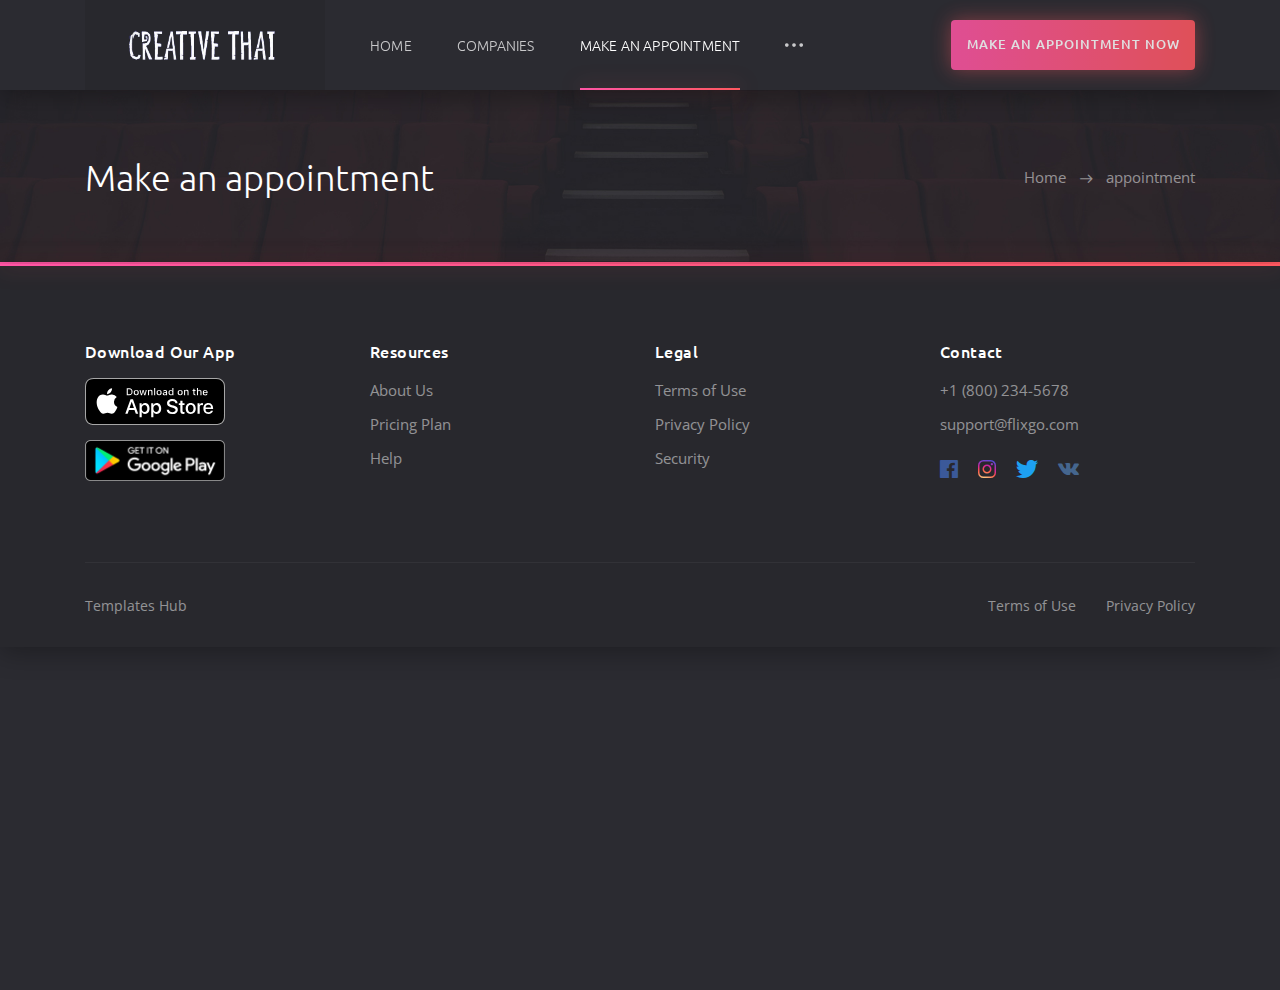
<file: appointment.html>
<!DOCTYPE html>
<html lang="en">

<head>
	<meta charset="utf-8">
	<meta name="viewport" content="width=device-width, initial-scale=1, shrink-to-fit=no">

	<!-- Font -->
	<link href="https://fonts.googleapis.com/css?family=Open+Sans:400,600%7CUbuntu:300,400,500,700" rel="stylesheet"> 

	<!-- CSS -->
	<link rel="stylesheet" href="css/bootstrap-reboot.min.css">
	<link rel="stylesheet" href="css/bootstrap-grid.min.css">
	<link rel="stylesheet" href="css/owl.carousel.min.css">
	<link rel="stylesheet" href="css/jquery.mCustomScrollbar.min.css">
	<link rel="stylesheet" href="css/nouislider.min.css">
	<link rel="stylesheet" href="css/ionicons.min.css">
	<link rel="stylesheet" href="css/plyr.css">
	<link rel="stylesheet" href="css/photoswipe.css">
	<link rel="stylesheet" href="css/default-skin.css">
	<link rel="stylesheet" href="css/main.css">

	<!-- Favicons -->
	<link rel="icon" type="image/png" href="icon/favicon-32x32.png" sizes="32x32">
	<link rel="apple-touch-icon" href="icon/favicon-32x32.png">
	<link rel="apple-touch-icon" sizes="72x72" href="icon/apple-touch-icon-72x72.png">
	<link rel="apple-touch-icon" sizes="114x114" href="icon/apple-touch-icon-114x114.png">
	<link rel="apple-touch-icon" sizes="144x144" href="icon/apple-touch-icon-144x144.png">

	<meta name="description" content="">
	<meta name="keywords" content="">
	<meta name="author" content="Dmitry Volkov">
	<title>Creative Thai</title>

</head>
<body class="body">
	
	<!-- header -->
	<header class="header">
		<div class="header__wrap">
			<div class="container">
				<div class="row">
					<div class="col-12">
						<div class="header__content">
							<!-- header logo -->
							<a href="index.html" class="header__logo">
								<img src="img/logo.png" alt="">
							</a>
							<!-- end header logo -->

							<!-- header nav -->
							<ul class="header__nav">
								<!-- dropdown -->
								<li class="header__nav-item">
									<a class="dropdown-toggle header__nav-link" href="#" role="button" id="dropdownMenuHome" data-toggle="dropdown" aria-haspopup="true" aria-expanded="false">Home</a>

									<ul class="dropdown-menu header__dropdown-menu" aria-labelledby="dropdownMenuHome">
										<li><a href="index.html">Home slideshow bg</a></li>
										<li><a href="index2.html">Home static bg</a></li>
									</ul>
								</li>
								<!-- end dropdown -->

								<!-- dropdown -->
								<li class="header__nav-item">
									<a class="dropdown-toggle header__nav-link" href="#" role="button" id="dropdownMenuCatalog" data-toggle="dropdown" aria-haspopup="true" aria-expanded="false">Companies</a>

									<ul class="dropdown-menu header__dropdown-menu" aria-labelledby="dropdownMenuCatalog">
										<li><a href="BenetoneFilms.html">Benetone Films</a></li>
										<li><a href="DeWarrennePictures.html">De Warrenne Pictures</a></li>
										<li><a href="FilmFrameProductions.html">Film Frame Productions</a></li>
										<li><a href="GDH559.html">GDH 559</a></li>
										<li><a href="HaloProductions.html">Halo Productions</a></li>
										<li><a href="HollywoodThailand.html">Hollywood (Thailand)</a></li>
										<li><a href="KantanaMotionPictures.html">Kantana Motion Pictures</a></li>
										<li><a href="MFlowEntertainment.html">M Flow Entertainment</a></li>
										<li><a href="DetailsTVSeries.html">Details TV Series</a></li>
										<li><a href="MPictures.html">M Pictures</a></li>
										<li><a href="TBMediaGlobal.html">T&B Media Global</a></li>
									</ul>
								</li>
								<!-- end dropdown -->

 

								<li class="header__nav-item">
									<a href="faq.html" class="header__nav-link header__nav-link--active">Make an appointment</a>
								</li>

								<!-- dropdown -->
								<li class="dropdown header__nav-item">
									<a class="dropdown-toggle header__nav-link header__nav-link--more" href="#" role="button" id="dropdownMenuMore" data-toggle="dropdown" aria-haspopup="true" aria-expanded="false"><i class="icon ion-ios-more"></i></a>

									<ul class="dropdown-menu header__dropdown-menu" aria-labelledby="dropdownMenuMore">
										<li><a href="about.html">About</a></li>
									</ul>
								</li>
								<!-- end dropdown -->
							</ul>
							<!-- end header nav -->

							<!-- header auth -->
							<div class="header__auth">
								<a href="APPOINTMENT.html" class="header__sign-in">
									<i class="icon ion-ios-log-in"></i>
									<span>MAKE AN APPOINTMENT NOW</span>
								</a>
							</div>
							<!-- end header auth -->

							<!-- header menu btn -->
							<button class="header__btn" type="button">
								<span></span>
								<span></span>
								<span></span>
							</button>
							<!-- end header menu btn -->
						</div>
					</div>
				</div>
			</div>
		</div>

		<!-- header search -->
		<form action="#" class="header__search">
			<div class="container">
				<div class="row">
					<div class="col-12">
						<div class="header__search-content">
							<input type="text" placeholder="Search for a movie, TV Series that you are looking for">

							<button type="button">search</button>
						</div>
					</div>
				</div>
			</div>
		</form>
		<!-- end header search -->
	</header>
	<!-- end header -->

	<!-- page title -->
	<section class="section section--first section--bg" data-bg="img/section/section.jpg">
		<div class="container">
			<div class="row">
				<div class="col-12">
					<div class="section__wrap">
						<!-- section title -->
						<h2 class="section__title">Make an appointment</h2>
						<!-- end section title -->

						<!-- breadcrumb -->
						<ul class="breadcrumb">
							<li class="breadcrumb__item"><a href="#">Home</a></li>
							<li class="breadcrumb__item breadcrumb__item--active">appointment</li>
						</ul>
						<!-- end breadcrumb -->
					</div>
				</div>
			</div>
		</div>
	</section>
	<!-- end page title -->

	<script type="text/javascript" src="https://form.jotform.com/jsform/220930189043048"></script>


	<!-- footer -->
	<footer class="footer">
		<div class="container">
			<div class="row">
				<!-- footer list -->
				<div class="col-12 col-md-3">
					<h6 class="footer__title">Download Our App</h6>
					<ul class="footer__app">
						<li><a href="#"><img src="img/Download_on_the_App_Store_Badge.svg" alt=""></a></li>
						<li><a href="#"><img src="img/google-play-badge.png" alt=""></a></li>
					</ul>
				</div>
				<!-- end footer list -->

				<!-- footer list -->
				<div class="col-6 col-sm-4 col-md-3">
					<h6 class="footer__title">Resources</h6>
					<ul class="footer__list">
						<li><a href="#">About Us</a></li>
						<li><a href="#">Pricing Plan</a></li>
						<li><a href="#">Help</a></li>
					</ul>
				</div>
				<!-- end footer list -->

				<!-- footer list -->
				<div class="col-6 col-sm-4 col-md-3">
					<h6 class="footer__title">Legal</h6>
					<ul class="footer__list">
						<li><a href="#">Terms of Use</a></li>
						<li><a href="#">Privacy Policy</a></li>
						<li><a href="#">Security</a></li>
					</ul>
				</div>
				<!-- end footer list -->

				<!-- footer list -->
				<div class="col-12 col-sm-4 col-md-3">
					<h6 class="footer__title">Contact</h6>
					<ul class="footer__list">
						<li><a href="tel:+18002345678">+1 (800) 234-5678</a></li>
						<li><a href="mailto:support@moviego.com">support@flixgo.com</a></li>
					</ul>
					<ul class="footer__social">
						<li class="facebook"><a href="#"><i class="icon ion-logo-facebook"></i></a></li>
						<li class="instagram"><a href="#"><i class="icon ion-logo-instagram"></i></a></li>
						<li class="twitter"><a href="#"><i class="icon ion-logo-twitter"></i></a></li>
						<li class="vk"><a href="#"><i class="icon ion-logo-vk"></i></a></li>
					</ul>
				</div>
				<!-- end footer list -->

				<!-- footer copyright -->
				<div class="col-12">
					<div class="footer__copyright">
						<small><a target="_blank" href="https://www.templateshub.net">Templates Hub</a></small>

						<ul>
							<li><a href="#">Terms of Use</a></li>
							<li><a href="#">Privacy Policy</a></li>
						</ul>
					</div>
				</div>
				<!-- end footer copyright -->
			</div>
		</div>
	</footer>
	<!-- end footer -->

	<!-- JS -->
	<script src="js/jquery-3.3.1.min.js"></script>
	<script src="js/bootstrap.bundle.min.js"></script>
	<script src="js/owl.carousel.min.js"></script>
	<script src="js/jquery.mousewheel.min.js"></script>
	<script src="js/jquery.mCustomScrollbar.min.js"></script>
	<script src="js/wNumb.js"></script>
	<script src="js/nouislider.min.js"></script>
	<script src="js/plyr.min.js"></script>
	<script src="js/jquery.morelines.min.js"></script>
	<script src="js/photoswipe.min.js"></script>
	<script src="js/photoswipe-ui-default.min.js"></script>
	<script src="js/main.js"></script>
</body>

</html>
</file>
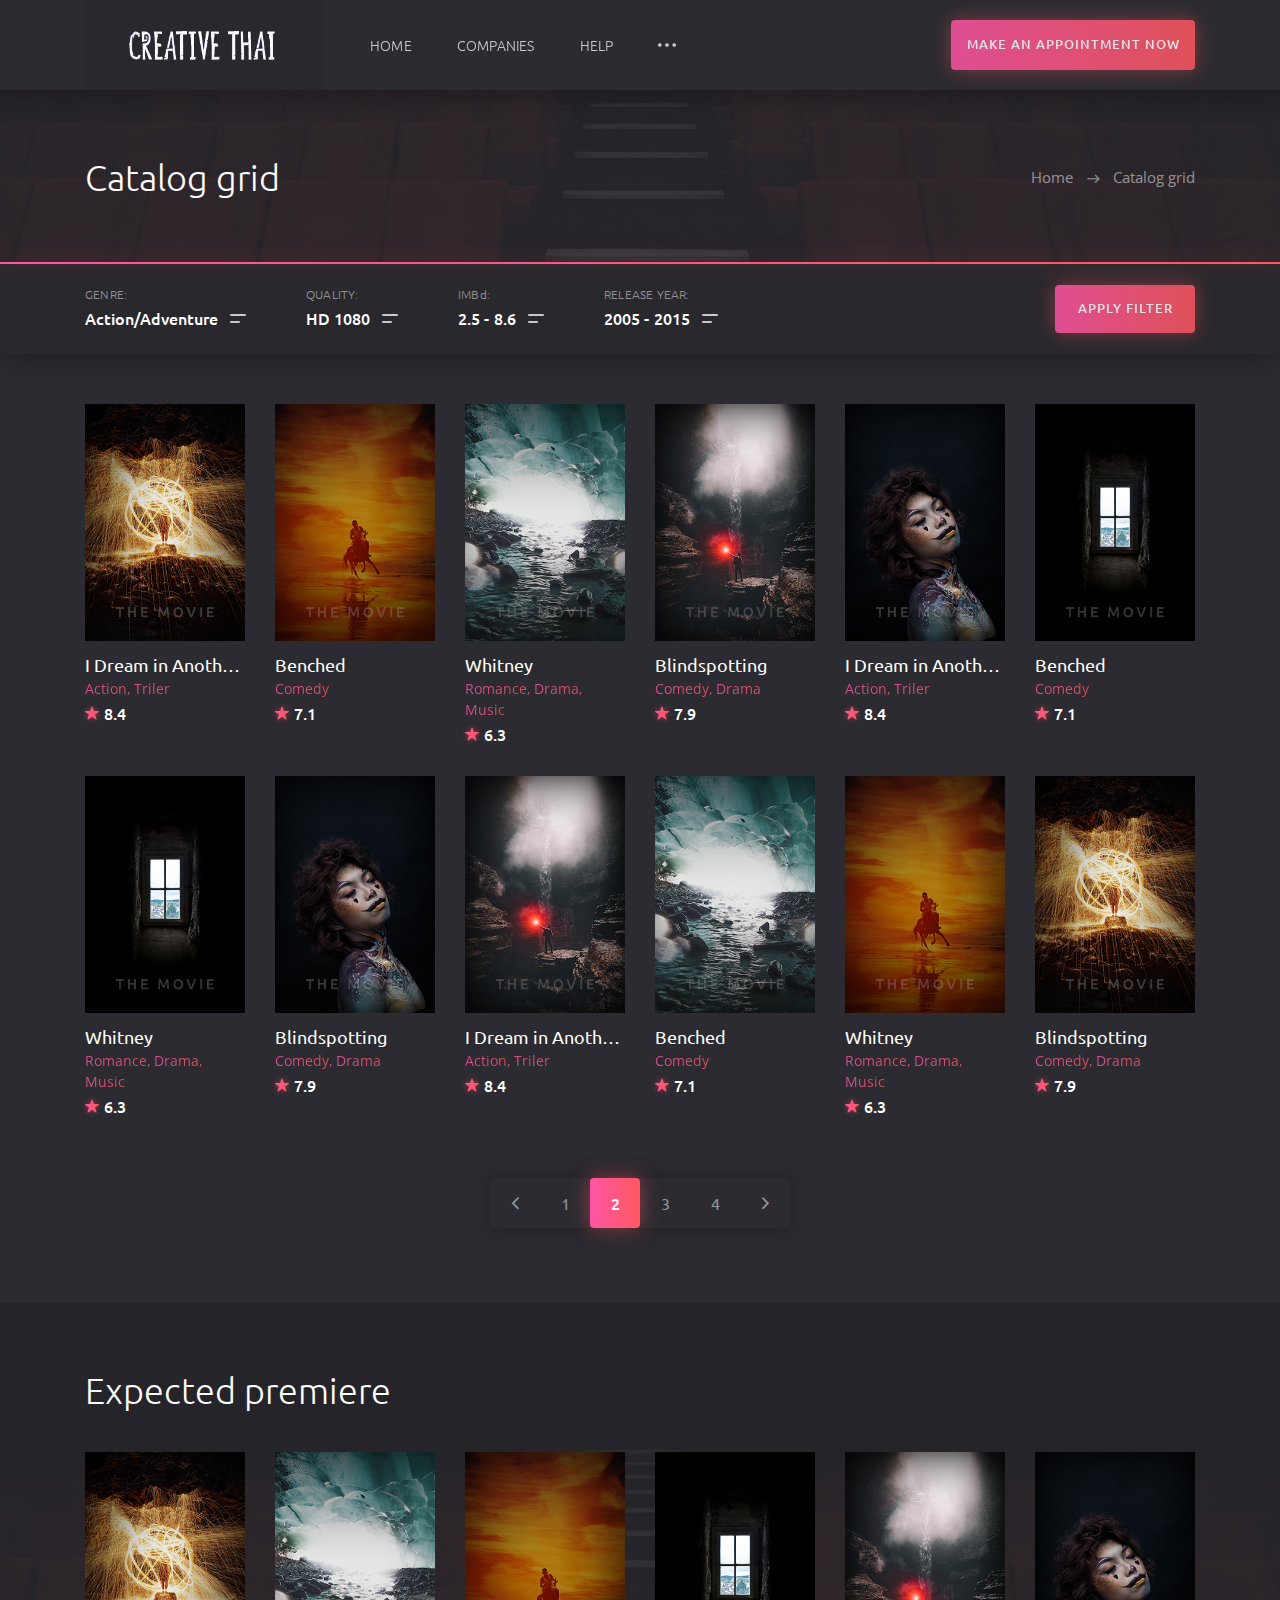
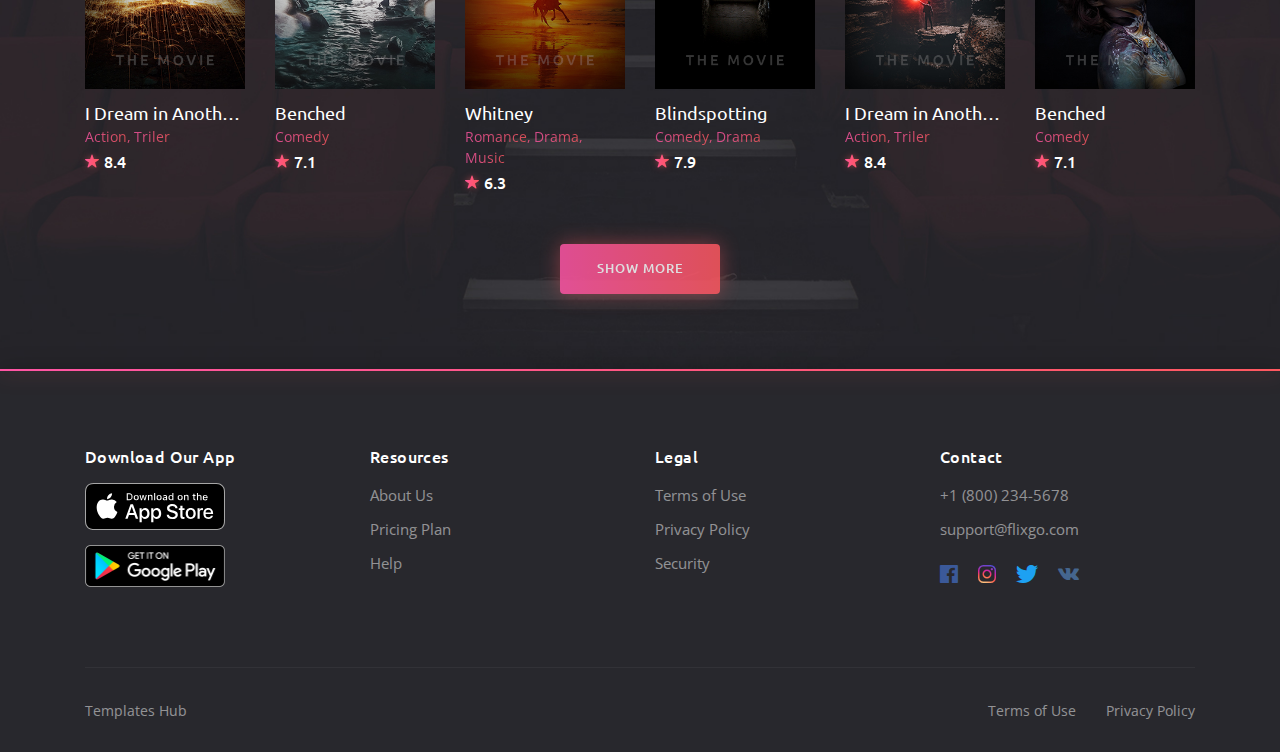
<file: catalog1.html>
<!DOCTYPE html>
<html lang="en">

<head>
	<meta charset="utf-8">
	<meta name="viewport" content="width=device-width, initial-scale=1, shrink-to-fit=no">

	<!-- Font -->
	<link href="https://fonts.googleapis.com/css?family=Open+Sans:400,600%7CUbuntu:300,400,500,700" rel="stylesheet"> 

	<!-- CSS -->
	<link rel="stylesheet" href="css/bootstrap-reboot.min.css">
	<link rel="stylesheet" href="css/bootstrap-grid.min.css">
	<link rel="stylesheet" href="css/owl.carousel.min.css">
	<link rel="stylesheet" href="css/jquery.mCustomScrollbar.min.css">
	<link rel="stylesheet" href="css/nouislider.min.css">
	<link rel="stylesheet" href="css/ionicons.min.css">
	<link rel="stylesheet" href="css/plyr.css">
	<link rel="stylesheet" href="css/photoswipe.css">
	<link rel="stylesheet" href="css/default-skin.css">
	<link rel="stylesheet" href="css/main.css">

	<!-- Favicons -->
	<link rel="icon" type="image/png" href="icon/favicon-32x32.png" sizes="32x32">
	<link rel="apple-touch-icon" href="icon/favicon-32x32.png">
	<link rel="apple-touch-icon" sizes="72x72" href="icon/apple-touch-icon-72x72.png">
	<link rel="apple-touch-icon" sizes="114x114" href="icon/apple-touch-icon-114x114.png">
	<link rel="apple-touch-icon" sizes="144x144" href="icon/apple-touch-icon-144x144.png">

	<meta name="description" content="">
	<meta name="keywords" content="">
	<meta name="author" content="Dmitry Volkov">
  	<title>Creative Thai</title>

</head>
<body class="body">
	
	<!-- header -->
	<header class="header">
		<div class="header__wrap">
			<div class="container">
				<div class="row">
					<div class="col-12">
						<div class="header__content">
							<!-- header logo -->
							<a href="index.html" class="header__logo">
								<img src="img/logo.png" alt="">
							</a>
							<!-- end header logo -->

							<!-- header nav -->
							<ul class="header__nav">
								<!-- dropdown -->
								<li class="header__nav-item">
									<a class="dropdown-toggle header__nav-link" href="#" role="button" id="dropdownMenuHome" data-toggle="dropdown" aria-haspopup="true" aria-expanded="false">Home</a>

									<ul class="dropdown-menu header__dropdown-menu" aria-labelledby="dropdownMenuHome">
										<li><a href="index.html">Home slideshow bg</a></li>
										<li><a href="index2.html">Home static bg</a></li>
									</ul>
								</li>
								<!-- end dropdown -->

								<!-- dropdown -->
								<li class="header__nav-item">
									<a class="dropdown-toggle header__nav-link" href="#" role="button" id="dropdownMenuCatalog" data-toggle="dropdown" aria-haspopup="true" aria-expanded="false">Companies</a>

									<ul class="dropdown-menu header__dropdown-menu" aria-labelledby="dropdownMenuCatalog">
										<li><a href="BenetoneFilms.html">Benetone Films</a></li>
										<li><a href="DeWarrennePictures.html">De Warrenne Pictures</a></li>
										<li><a href="FilmFrameProductions.html">Film Frame Productions</a></li>
										<li><a href="GDH559.html">GDH 559</a></li>
										<li><a href="HaloProductions.html">Halo Productions</a></li>
										<li><a href="HollywoodThailand.html">Hollywood (Thailand)</a></li>
										<li><a href="KantanaMotionPictures.html">Kantana Motion Pictures</a></li>
										<li><a href="MFlowEntertainment.html">M Flow Entertainment</a></li>
										<li><a href="DetailsTVSeries.html">Details TV Series</a></li>
										<li><a href="MPictures.html">M Pictures</a></li>
										<li><a href="TBMediaGlobal.html">T&B Media Global</a></li>
									</ul>
								</li>
								<!-- end dropdown -->

 

								<li class="header__nav-item">
									<a href="faq.html" class="header__nav-link">Help</a>
								</li>

								<!-- dropdown -->
								<li class="dropdown header__nav-item">
									<a class="dropdown-toggle header__nav-link header__nav-link--more" href="#" role="button" id="dropdownMenuMore" data-toggle="dropdown" aria-haspopup="true" aria-expanded="false"><i class="icon ion-ios-more"></i></a>

									<ul class="dropdown-menu header__dropdown-menu" aria-labelledby="dropdownMenuMore">
										<li><a href="about.html">About</a></li>
										<li><a href="signin.html">Sign In</a></li>
										<li><a href="signup.html">Sign Up</a></li>
										<li><a href="404.html">404 Page</a></li>
									</ul>
								</li>
								<!-- end dropdown -->
							</ul>
							<!-- end header nav -->

							<!-- header auth -->
							<div class="header__auth">
								<a href="APPOINTMENT.html" class="header__sign-in">
									<i class="icon ion-ios-log-in"></i>
									<span>MAKE AN APPOINTMENT NOW</span>
								</a>
							</div>
							<!-- end header auth -->

							<!-- header menu btn -->
							<button class="header__btn" type="button">
								<span></span>
								<span></span>
								<span></span>
							</button>
							<!-- end header menu btn -->
						</div>
					</div>
				</div>
			</div>
		</div>

		<!-- header search -->
		<form action="#" class="header__search">
			<div class="container">
				<div class="row">
					<div class="col-12">
						<div class="header__search-content">
							<input type="text" placeholder="Search for a movie, TV Series that you are looking for">

							<button type="button">search</button>
						</div>
					</div>
				</div>
			</div>
		</form>
		<!-- end header search -->
	</header>
	<!-- end header -->

	<!-- page title -->
	<section class="section section--first section--bg" data-bg="img/section/section.jpg">
		<div class="container">
			<div class="row">
				<div class="col-12">
					<div class="section__wrap">
						<!-- section title -->
						<h2 class="section__title">Catalog grid</h2>
						<!-- end section title -->

						<!-- breadcrumb -->
						<ul class="breadcrumb">
							<li class="breadcrumb__item"><a href="#">Home</a></li>
							<li class="breadcrumb__item breadcrumb__item--active">Catalog grid</li>
						</ul>
						<!-- end breadcrumb -->
					</div>
				</div>
			</div>
		</div>
	</section>
	<!-- end page title -->

	<!-- filter -->
	<div class="filter">
		<div class="container">
			<div class="row">
				<div class="col-12">
					<div class="filter__content">
						<div class="filter__items">
							<!-- filter item -->
							<div class="filter__item" id="filter__genre">
								<span class="filter__item-label">GENRE:</span>

								<div class="filter__item-btn dropdown-toggle" role="navigation" id="filter-genre" data-toggle="dropdown" aria-haspopup="true" aria-expanded="false">
									<input type="button" value="Action/Adventure">
									<span></span>
								</div>

								<ul class="filter__item-menu dropdown-menu scrollbar-dropdown" aria-labelledby="filter-genre">
									<li>Action/Adventure</li>
									<li>Animals</li>
									<li>Animation</li>
									<li>Biography</li>
									<li>Comedy</li>
									<li>Cooking</li>
									<li>Dance</li>
									<li>Documentary</li>
									<li>Drama</li>
									<li>Education</li>
									<li>Entertainment</li>
									<li>Family</li>
									<li>Fantasy</li>
									<li>History</li>
									<li>Horror</li>
									<li>Independent</li>
									<li>International</li>
									<li>Kids</li>
									<li>Kids & Family</li>
									<li>Medical</li>
									<li>Military/War</li>
									<li>Music</li>
									<li>Musical</li>
									<li>Mystery/Crime</li>
									<li>Nature</li>
									<li>Paranormal</li>
									<li>Politics</li>
									<li>Racing</li>
									<li>Romance</li>
									<li>Sci-Fi/Horror</li>
									<li>Science</li>
									<li>Science Fiction</li>
									<li>Science/Nature</li>
									<li>Spanish</li>
									<li>Travel</li>
									<li>Western</li>
								</ul>
							</div>
							<!-- end filter item -->

							<!-- filter item -->
							<div class="filter__item" id="filter__quality">
								<span class="filter__item-label">QUALITY:</span>

								<div class="filter__item-btn dropdown-toggle" role="navigation" id="filter-quality" data-toggle="dropdown" aria-haspopup="true" aria-expanded="false">
									<input type="button" value="HD 1080">
									<span></span>
								</div>

								<ul class="filter__item-menu dropdown-menu scrollbar-dropdown" aria-labelledby="filter-quality">
									<li>HD 1080</li>
									<li>HD 720</li>
									<li>DVD</li>
									<li>TS</li>
								</ul>
							</div>
							<!-- end filter item -->

							<!-- filter item -->
							<div class="filter__item" id="filter__rate">
								<span class="filter__item-label">IMBd:</span>

								<div class="filter__item-btn dropdown-toggle" role="button" id="filter-rate" data-toggle="dropdown" aria-haspopup="true" aria-expanded="false">
									<div class="filter__range">
										<div id="filter__imbd-start"></div>
										<div id="filter__imbd-end"></div>
									</div>
									<span></span>
								</div>

								<div class="filter__item-menu filter__item-menu--range dropdown-menu" aria-labelledby="filter-rate">
									<div id="filter__imbd"></div>
								</div>
							</div>
							<!-- end filter item -->

							<!-- filter item -->
							<div class="filter__item" id="filter__year">
								<span class="filter__item-label">RELEASE YEAR:</span>

								<div class="filter__item-btn dropdown-toggle" role="button" id="filter-year" data-toggle="dropdown" aria-haspopup="true" aria-expanded="false">
									<div class="filter__range">
										<div id="filter__years-start"></div>
										<div id="filter__years-end"></div>
									</div>
									<span></span>
								</div>

								<div class="filter__item-menu filter__item-menu--range dropdown-menu" aria-labelledby="filter-year">
									<div id="filter__years"></div>
								</div>
							</div>
							<!-- end filter item -->
						</div>
						
						<!-- filter btn -->
						<button class="filter__btn" type="button">apply filter</button>
						<!-- end filter btn -->
					</div>
				</div>
			</div>
		</div>
	</div>
	<!-- end filter -->

	<!-- catalog -->
	<div class="catalog">
		<div class="container">
			<div class="row">
				<!-- card -->
				<div class="col-6 col-sm-4 col-lg-3 col-xl-2">
					<div class="card">
						<div class="card__cover">
							<img src="img/covers/cover.jpg" alt="">
							<a href="#" class="card__play">
								<i class="icon ion-ios-play"></i>
							</a>
						</div>
						<div class="card__content">
							<h3 class="card__title"><a href="#">I Dream in Another Language</a></h3>
							<span class="card__category">
								<a href="#">Action</a>
								<a href="#">Triler</a>
							</span>
							<span class="card__rate"><i class="icon ion-ios-star"></i>8.4</span>
						</div>
					</div>
				</div>
				<!-- end card -->

				<!-- card -->
				<div class="col-6 col-sm-4 col-lg-3 col-xl-2">
					<div class="card">
						<div class="card__cover">
							<img src="img/covers/cover2.jpg" alt="">
							<a href="#" class="card__play">
								<i class="icon ion-ios-play"></i>
							</a>
						</div>
						<div class="card__content">
							<h3 class="card__title"><a href="#">Benched</a></h3>
							<span class="card__category">
								<a href="#">Comedy</a>
							</span>
							<span class="card__rate"><i class="icon ion-ios-star"></i>7.1</span>
						</div>
					</div>
				</div>
				<!-- end card -->

				<!-- card -->
				<div class="col-6 col-sm-4 col-lg-3 col-xl-2">
					<div class="card">
						<div class="card__cover">
							<img src="img/covers/cover3.jpg" alt="">
							<a href="#" class="card__play">
								<i class="icon ion-ios-play"></i>
							</a>
						</div>
						<div class="card__content">
							<h3 class="card__title"><a href="#">Whitney</a></h3>
							<span class="card__category">
								<a href="#">Romance</a>
								<a href="#">Drama</a>
								<a href="#">Music</a>
							</span>
							<span class="card__rate"><i class="icon ion-ios-star"></i>6.3</span>
						</div>
					</div>
				</div>
				<!-- end card -->

				<!-- card -->
				<div class="col-6 col-sm-4 col-lg-3 col-xl-2">
					<div class="card">
						<div class="card__cover">
							<img src="img/covers/cover4.jpg" alt="">
							<a href="#" class="card__play">
								<i class="icon ion-ios-play"></i>
							</a>
						</div>
						<div class="card__content">
							<h3 class="card__title"><a href="#">Blindspotting</a></h3>
							<span class="card__category">
								<a href="#">Comedy</a>
								<a href="#">Drama</a>
							</span>
							<span class="card__rate"><i class="icon ion-ios-star"></i>7.9</span>
						</div>
					</div>
				</div>
				<!-- end card -->

				<!-- card -->
				<div class="col-6 col-sm-4 col-lg-3 col-xl-2">
					<div class="card">
						<div class="card__cover">
							<img src="img/covers/cover5.jpg" alt="">
							<a href="#" class="card__play">
								<i class="icon ion-ios-play"></i>
							</a>
						</div>
						<div class="card__content">
							<h3 class="card__title"><a href="#">I Dream in Another Language</a></h3>
							<span class="card__category">
								<a href="#">Action</a>
								<a href="#">Triler</a>
							</span>
							<span class="card__rate"><i class="icon ion-ios-star"></i>8.4</span>
						</div>
					</div>
				</div>
				<!-- end card -->

				<!-- card -->
				<div class="col-6 col-sm-4 col-lg-3 col-xl-2">
					<div class="card">
						<div class="card__cover">
							<img src="img/covers/cover6.jpg" alt="">
							<a href="#" class="card__play">
								<i class="icon ion-ios-play"></i>
							</a>
						</div>
						<div class="card__content">
							<h3 class="card__title"><a href="#">Benched</a></h3>
							<span class="card__category">
								<a href="#">Comedy</a>
							</span>
							<span class="card__rate"><i class="icon ion-ios-star"></i>7.1</span>
						</div>
					</div>
				</div>
				<!-- end card -->

				<!-- card -->
				<div class="col-6 col-sm-4 col-lg-3 col-xl-2">
					<div class="card">
						<div class="card__cover">
							<img src="img/covers/cover6.jpg" alt="">
							<a href="#" class="card__play">
								<i class="icon ion-ios-play"></i>
							</a>
						</div>
						<div class="card__content">
							<h3 class="card__title"><a href="#">Whitney</a></h3>
							<span class="card__category">
								<a href="#">Romance</a>
								<a href="#">Drama</a>
								<a href="#">Music</a>
							</span>
							<span class="card__rate"><i class="icon ion-ios-star"></i>6.3</span>
						</div>
					</div>
				</div>
				<!-- end card -->

				<!-- card -->
				<div class="col-6 col-sm-4 col-lg-3 col-xl-2">
					<div class="card">
						<div class="card__cover">
							<img src="img/covers/cover5.jpg" alt="">
							<a href="#" class="card__play">
								<i class="icon ion-ios-play"></i>
							</a>
						</div>
						<div class="card__content">
							<h3 class="card__title"><a href="#">Blindspotting</a></h3>
							<span class="card__category">
								<a href="#">Comedy</a>
								<a href="#">Drama</a>
							</span>
							<span class="card__rate"><i class="icon ion-ios-star"></i>7.9</span>
						</div>
					</div>
				</div>
				<!-- end card -->

				<!-- card -->
				<div class="col-6 col-sm-4 col-lg-3 col-xl-2">
					<div class="card">
						<div class="card__cover">
							<img src="img/covers/cover4.jpg" alt="">
							<a href="#" class="card__play">
								<i class="icon ion-ios-play"></i>
							</a>
						</div>
						<div class="card__content">
							<h3 class="card__title"><a href="#">I Dream in Another Language</a></h3>
							<span class="card__category">
								<a href="#">Action</a>
								<a href="#">Triler</a>
							</span>
							<span class="card__rate"><i class="icon ion-ios-star"></i>8.4</span>
						</div>
					</div>
				</div>
				<!-- end card -->

				<!-- card -->
				<div class="col-6 col-sm-4 col-lg-3 col-xl-2">
					<div class="card">
						<div class="card__cover">
							<img src="img/covers/cover3.jpg" alt="">
							<a href="#" class="card__play">
								<i class="icon ion-ios-play"></i>
							</a>
						</div>
						<div class="card__content">
							<h3 class="card__title"><a href="#">Benched</a></h3>
							<span class="card__category">
								<a href="#">Comedy</a>
							</span>
							<span class="card__rate"><i class="icon ion-ios-star"></i>7.1</span>
						</div>
					</div>
				</div>
				<!-- end card -->

				<!-- card -->
				<div class="col-6 col-sm-4 col-lg-3 col-xl-2">
					<div class="card">
						<div class="card__cover">
							<img src="img/covers/cover2.jpg" alt="">
							<a href="#" class="card__play">
								<i class="icon ion-ios-play"></i>
							</a>
						</div>
						<div class="card__content">
							<h3 class="card__title"><a href="#">Whitney</a></h3>
							<span class="card__category">
								<a href="#">Romance</a>
								<a href="#">Drama</a>
								<a href="#">Music</a>
							</span>
							<span class="card__rate"><i class="icon ion-ios-star"></i>6.3</span>
						</div>
					</div>
				</div>
				<!-- end card -->

				<!-- card -->
				<div class="col-6 col-sm-4 col-lg-3 col-xl-2">
					<div class="card">
						<div class="card__cover">
							<img src="img/covers/cover.jpg" alt="">
							<a href="#" class="card__play">
								<i class="icon ion-ios-play"></i>
							</a>
						</div>
						<div class="card__content">
							<h3 class="card__title"><a href="#">Blindspotting</a></h3>
							<span class="card__category">
								<a href="#">Comedy</a>
								<a href="#">Drama</a>
							</span>
							<span class="card__rate"><i class="icon ion-ios-star"></i>7.9</span>
						</div>
					</div>
				</div>
				<!-- end card -->

				<!-- paginator -->
				<div class="col-12">
					<ul class="paginator">
						<li class="paginator__item paginator__item--prev">
							<a href="#"><i class="icon ion-ios-arrow-back"></i></a>
						</li>
						<li class="paginator__item"><a href="#">1</a></li>
						<li class="paginator__item paginator__item--active"><a href="#">2</a></li>
						<li class="paginator__item"><a href="#">3</a></li>
						<li class="paginator__item"><a href="#">4</a></li>
						<li class="paginator__item paginator__item--next">
							<a href="#"><i class="icon ion-ios-arrow-forward"></i></a>
						</li>
					</ul>
				</div>
				<!-- end paginator -->
			</div>
		</div>
	</div>
	<!-- end catalog -->

	<!-- expected premiere -->
	<section class="section section--bg" data-bg="img/section/section.jpg">
		<div class="container">
			<div class="row">
				<!-- section title -->
				<div class="col-12">
					<h2 class="section__title">Expected premiere</h2>
				</div>
				<!-- end section title -->

				<!-- card -->
				<div class="col-6 col-sm-4 col-lg-3 col-xl-2">
					<div class="card">
						<div class="card__cover">
							<img src="img/covers/cover.jpg" alt="">
							<a href="#" class="card__play">
								<i class="icon ion-ios-play"></i>
							</a>
						</div>
						<div class="card__content">
							<h3 class="card__title"><a href="#">I Dream in Another Language</a></h3>
							<span class="card__category">
								<a href="#">Action</a>
								<a href="#">Triler</a>
							</span>
							<span class="card__rate"><i class="icon ion-ios-star"></i>8.4</span>
						</div>
					</div>
				</div>
				<!-- end card -->

				<!-- card -->
				<div class="col-6 col-sm-4 col-lg-3 col-xl-2">
					<div class="card">
						<div class="card__cover">
							<img src="img/covers/cover3.jpg" alt="">
							<a href="#" class="card__play">
								<i class="icon ion-ios-play"></i>
							</a>
						</div>
						<div class="card__content">
							<h3 class="card__title"><a href="#">Benched</a></h3>
							<span class="card__category">
								<a href="#">Comedy</a>
							</span>
							<span class="card__rate"><i class="icon ion-ios-star"></i>7.1</span>
						</div>
					</div>
				</div>
				<!-- end card -->

				<!-- card -->
				<div class="col-6 col-sm-4 col-lg-3 col-xl-2">
					<div class="card">
						<div class="card__cover">
							<img src="img/covers/cover2.jpg" alt="">
							<a href="#" class="card__play">
								<i class="icon ion-ios-play"></i>
							</a>
						</div>
						<div class="card__content">
							<h3 class="card__title"><a href="#">Whitney</a></h3>
							<span class="card__category">
								<a href="#">Romance</a>
								<a href="#">Drama</a>
								<a href="#">Music</a>
							</span>
							<span class="card__rate"><i class="icon ion-ios-star"></i>6.3</span>
						</div>
					</div>
				</div>
				<!-- end card -->

				<!-- card -->
				<div class="col-6 col-sm-4 col-lg-3 col-xl-2">
					<div class="card">
						<div class="card__cover">
							<img src="img/covers/cover6.jpg" alt="">
							<a href="#" class="card__play">
								<i class="icon ion-ios-play"></i>
							</a>
						</div>
						<div class="card__content">
							<h3 class="card__title"><a href="#">Blindspotting</a></h3>
							<span class="card__category">
								<a href="#">Comedy</a>
								<a href="#">Drama</a>
							</span>
							<span class="card__rate"><i class="icon ion-ios-star"></i>7.9</span>
						</div>
					</div>
				</div>
				<!-- end card -->

				<!-- card -->
				<div class="col-6 col-sm-4 col-lg-3 col-xl-2">
					<div class="card">
						<div class="card__cover">
							<img src="img/covers/cover4.jpg" alt="">
							<a href="#" class="card__play">
								<i class="icon ion-ios-play"></i>
							</a>
						</div>
						<div class="card__content">
							<h3 class="card__title"><a href="#">I Dream in Another Language</a></h3>
							<span class="card__category">
								<a href="#">Action</a>
								<a href="#">Triler</a>
							</span>
							<span class="card__rate"><i class="icon ion-ios-star"></i>8.4</span>
						</div>
					</div>
				</div>
				<!-- end card -->

				<!-- card -->
				<div class="col-6 col-sm-4 col-lg-3 col-xl-2">
					<div class="card">
						<div class="card__cover">
							<img src="img/covers/cover5.jpg" alt="">
							<a href="#" class="card__play">
								<i class="icon ion-ios-play"></i>
							</a>
						</div>
						<div class="card__content">
							<h3 class="card__title"><a href="#">Benched</a></h3>
							<span class="card__category">
								<a href="#">Comedy</a>
							</span>
							<span class="card__rate"><i class="icon ion-ios-star"></i>7.1</span>
						</div>
					</div>
				</div>
				<!-- end card -->

				<!-- section btn -->
				<div class="col-12">
					<a href="#" class="section__btn">Show more</a>
				</div>
				<!-- end section btn -->
			</div>
		</div>
	</section>
	<!-- end expected premiere -->

	<!-- footer -->
	<footer class="footer">
		<div class="container">
			<div class="row">
				<!-- footer list -->
				<div class="col-12 col-md-3">
					<h6 class="footer__title">Download Our App</h6>
					<ul class="footer__app">
						<li><a href="#"><img src="img/Download_on_the_App_Store_Badge.svg" alt=""></a></li>
						<li><a href="#"><img src="img/google-play-badge.png" alt=""></a></li>
					</ul>
				</div>
				<!-- end footer list -->

				<!-- footer list -->
				<div class="col-6 col-sm-4 col-md-3">
					<h6 class="footer__title">Resources</h6>
					<ul class="footer__list">
						<li><a href="#">About Us</a></li>
						<li><a href="#">Pricing Plan</a></li>
						<li><a href="#">Help</a></li>
					</ul>
				</div>
				<!-- end footer list -->

				<!-- footer list -->
				<div class="col-6 col-sm-4 col-md-3">
					<h6 class="footer__title">Legal</h6>
					<ul class="footer__list">
						<li><a href="#">Terms of Use</a></li>
						<li><a href="#">Privacy Policy</a></li>
						<li><a href="#">Security</a></li>
					</ul>
				</div>
				<!-- end footer list -->

				<!-- footer list -->
				<div class="col-12 col-sm-4 col-md-3">
					<h6 class="footer__title">Contact</h6>
					<ul class="footer__list">
						<li><a href="tel:+18002345678">+1 (800) 234-5678</a></li>
						<li><a href="mailto:support@moviego.com">support@flixgo.com</a></li>
					</ul>
					<ul class="footer__social">
						<li class="facebook"><a href="#"><i class="icon ion-logo-facebook"></i></a></li>
						<li class="instagram"><a href="#"><i class="icon ion-logo-instagram"></i></a></li>
						<li class="twitter"><a href="#"><i class="icon ion-logo-twitter"></i></a></li>
						<li class="vk"><a href="#"><i class="icon ion-logo-vk"></i></a></li>
					</ul>
				</div>
				<!-- end footer list -->

				<!-- footer copyright -->
				<div class="col-12">
					<div class="footer__copyright">
						<small><a target="_blank" href="https://www.templateshub.net">Templates Hub</a></small>

						<ul>
							<li><a href="#">Terms of Use</a></li>
							<li><a href="#">Privacy Policy</a></li>
						</ul>
					</div>
				</div>
				<!-- end footer copyright -->
			</div>
		</div>
	</footer>
	<!-- end footer -->

	<!-- JS -->
	<script src="js/jquery-3.3.1.min.js"></script>
	<script src="js/bootstrap.bundle.min.js"></script>
	<script src="js/owl.carousel.min.js"></script>
	<script src="js/jquery.mousewheel.min.js"></script>
	<script src="js/jquery.mCustomScrollbar.min.js"></script>
	<script src="js/wNumb.js"></script>
	<script src="js/nouislider.min.js"></script>
	<script src="js/plyr.min.js"></script>
	<script src="js/jquery.morelines.min.js"></script>
	<script src="js/photoswipe.min.js"></script>
	<script src="js/photoswipe-ui-default.min.js"></script>
	<script src="js/main.js"></script>
</body>

</html>
</file>
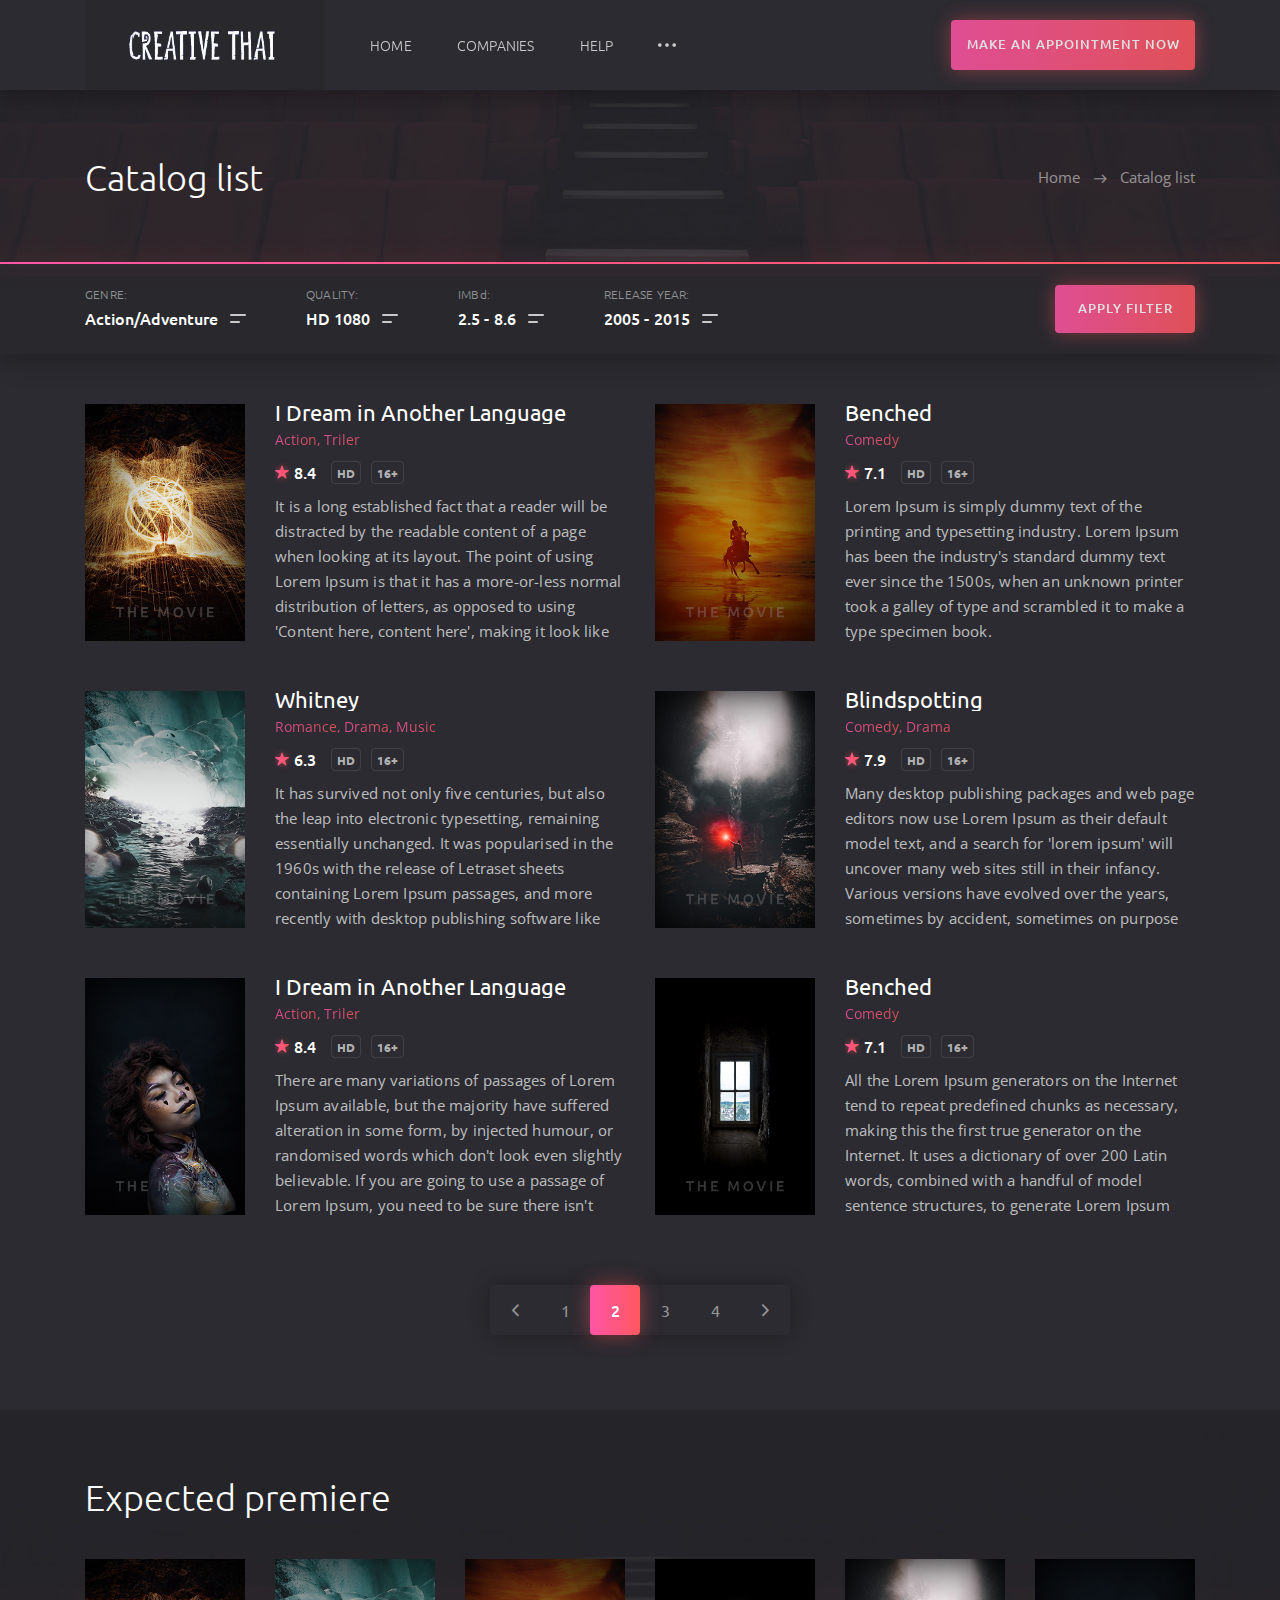
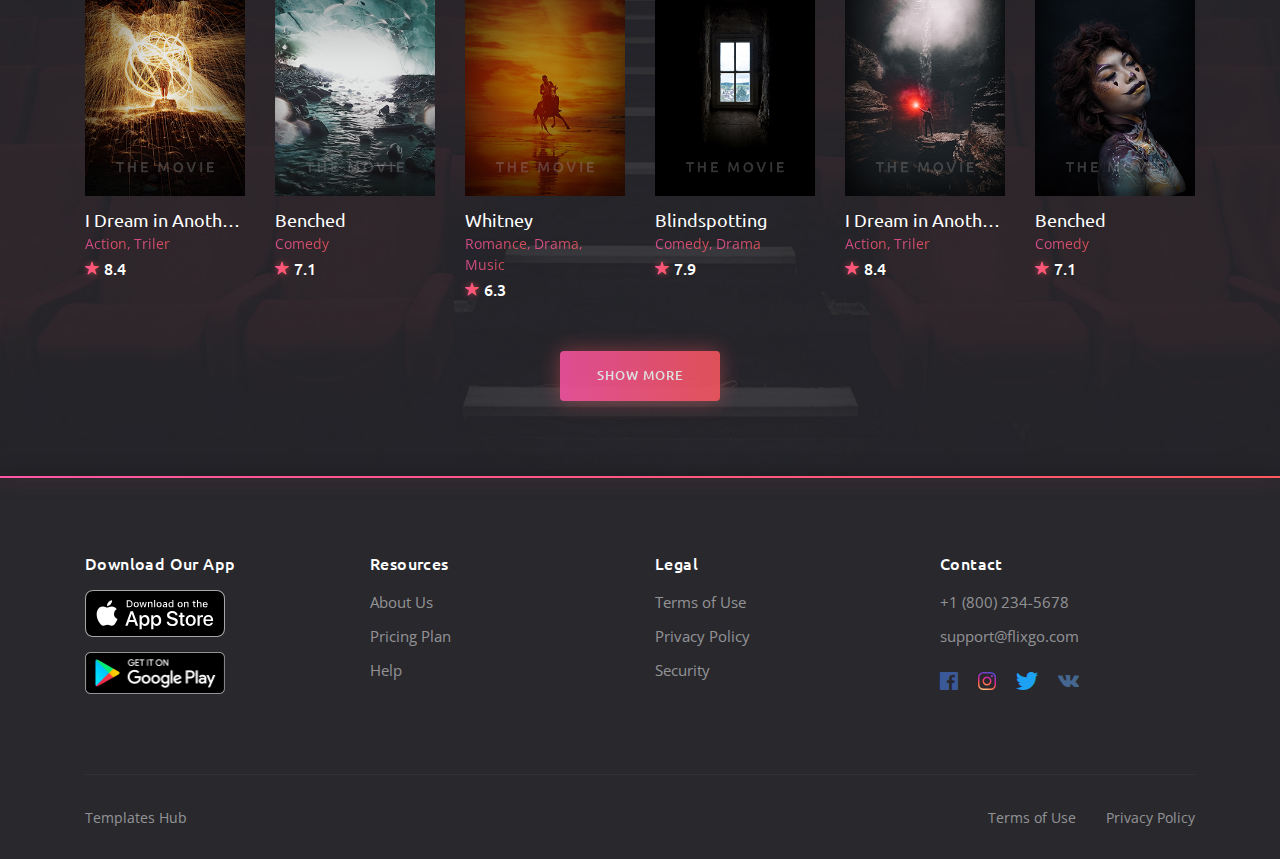
<file: catalog2.html>
<!DOCTYPE html>
<html lang="en">

<head>
	<meta charset="utf-8">
	<meta name="viewport" content="width=device-width, initial-scale=1, shrink-to-fit=no">

	<!-- Font -->
	<link href="https://fonts.googleapis.com/css?family=Open+Sans:400,600%7CUbuntu:300,400,500,700" rel="stylesheet"> 

	<!-- CSS -->
	<link rel="stylesheet" href="css/bootstrap-reboot.min.css">
	<link rel="stylesheet" href="css/bootstrap-grid.min.css">
	<link rel="stylesheet" href="css/owl.carousel.min.css">
	<link rel="stylesheet" href="css/jquery.mCustomScrollbar.min.css">
	<link rel="stylesheet" href="css/nouislider.min.css">
	<link rel="stylesheet" href="css/ionicons.min.css">
	<link rel="stylesheet" href="css/plyr.css">
	<link rel="stylesheet" href="css/photoswipe.css">
	<link rel="stylesheet" href="css/default-skin.css">
	<link rel="stylesheet" href="css/main.css">

	<!-- Favicons -->
	<link rel="icon" type="image/png" href="icon/favicon-32x32.png" sizes="32x32">
	<link rel="apple-touch-icon" href="icon/favicon-32x32.png">
	<link rel="apple-touch-icon" sizes="72x72" href="icon/apple-touch-icon-72x72.png">
	<link rel="apple-touch-icon" sizes="114x114" href="icon/apple-touch-icon-114x114.png">
	<link rel="apple-touch-icon" sizes="144x144" href="icon/apple-touch-icon-144x144.png">

	<meta name="description" content="">
	<meta name="keywords" content="">
	<meta name="author" content="Dmitry Volkov">
  	<title>Creative Thai</title>

</head>
<body class="body">
	
	<!-- header -->
	<header class="header">
		<div class="header__wrap">
			<div class="container">
				<div class="row">
					<div class="col-12">
						<div class="header__content">
							<!-- header logo -->
							<a href="index.html" class="header__logo">
								<img src="img/logo.png" alt="">
							</a>
							<!-- end header logo -->

							<!-- header nav -->
							<ul class="header__nav">
								<!-- dropdown -->
								<li class="header__nav-item">
									<a class="dropdown-toggle header__nav-link" href="#" role="button" id="dropdownMenuHome" data-toggle="dropdown" aria-haspopup="true" aria-expanded="false">Home</a>

									<ul class="dropdown-menu header__dropdown-menu" aria-labelledby="dropdownMenuHome">
										<li><a href="index.html">Home slideshow bg</a></li>
										<li><a href="index2.html">Home static bg</a></li>
									</ul>
								</li>
								<!-- end dropdown -->

								<!-- dropdown -->
								<li class="header__nav-item">
									<a class="dropdown-toggle header__nav-link" href="#" role="button" id="dropdownMenuCatalog" data-toggle="dropdown" aria-haspopup="true" aria-expanded="false">Companies</a>

									<ul class="dropdown-menu header__dropdown-menu" aria-labelledby="dropdownMenuCatalog">
										<li><a href="BenetoneFilms.html">Benetone Films</a></li>
										<li><a href="DeWarrennePictures.html">De Warrenne Pictures</a></li>
										<li><a href="FilmFrameProductions.html">Film Frame Productions</a></li>
										<li><a href="GDH559.html">GDH 559</a></li>
										<li><a href="HaloProductions.html">Halo Productions</a></li>
										<li><a href="HollywoodThailand.html">Hollywood (Thailand)</a></li>
										<li><a href="KantanaMotionPictures.html">Kantana Motion Pictures</a></li>
										<li><a href="MFlowEntertainment.html">M Flow Entertainment</a></li>
										<li><a href="DetailsTVSeries.html">Details TV Series</a></li>
										<li><a href="MPictures.html">M Pictures</a></li>
										<li><a href="TBMediaGlobal.html">T&B Media Global</a></li>
									</ul>
								</li>
								<!-- end dropdown -->

 

								<li class="header__nav-item">
									<a href="faq.html" class="header__nav-link">Help</a>
								</li>

								<!-- dropdown -->
								<li class="dropdown header__nav-item">
									<a class="dropdown-toggle header__nav-link header__nav-link--more" href="#" role="button" id="dropdownMenuMore" data-toggle="dropdown" aria-haspopup="true" aria-expanded="false"><i class="icon ion-ios-more"></i></a>

									<ul class="dropdown-menu header__dropdown-menu" aria-labelledby="dropdownMenuMore">
										<li><a href="about.html">About</a></li>
										<li><a href="signin.html">Sign In</a></li>
										<li><a href="signup.html">Sign Up</a></li>
										<li><a href="404.html">404 Page</a></li>
									</ul>
								</li>
								<!-- end dropdown -->
							</ul>
							<!-- end header nav -->

							<!-- header auth -->
							<div class="header__auth">
								<a href="APPOINTMENT.html" class="header__sign-in">
									<i class="icon ion-ios-log-in"></i>
									<span>MAKE AN APPOINTMENT NOW</span>
								</a>
							</div>
							<!-- end header auth -->

							<!-- header menu btn -->
							<button class="header__btn" type="button">
								<span></span>
								<span></span>
								<span></span>
							</button>
							<!-- end header menu btn -->
						</div>
					</div>
				</div>
			</div>
		</div>

		<!-- header search -->
		<form action="#" class="header__search">
			<div class="container">
				<div class="row">
					<div class="col-12">
						<div class="header__search-content">
							<input type="text" placeholder="Search for a movie, TV Series that you are looking for">

							<button type="button">search</button>
						</div>
					</div>
				</div>
			</div>
		</form>
		<!-- end header search -->
	</header>
	<!-- end header -->

	<!-- page title -->
	<section class="section section--first section--bg" data-bg="img/section/section.jpg">
		<div class="container">
			<div class="row">
				<div class="col-12">
					<div class="section__wrap">
						<!-- section title -->
						<h2 class="section__title">Catalog list</h2>
						<!-- end section title -->

						<!-- breadcrumb -->
						<ul class="breadcrumb">
							<li class="breadcrumb__item"><a href="#">Home</a></li>
							<li class="breadcrumb__item breadcrumb__item--active">Catalog list</li>
						</ul>
						<!-- end breadcrumb -->
					</div>
				</div>
			</div>
		</div>
	</section>
	<!-- end page title -->

	<!-- filter -->
	<div class="filter">
		<div class="container">
			<div class="row">
				<div class="col-12">
					<div class="filter__content">
						<div class="filter__items">
							<!-- filter item -->
							<div class="filter__item" id="filter__genre">
								<span class="filter__item-label">GENRE:</span>

								<div class="filter__item-btn dropdown-toggle" role="navigation" id="filter-genre" data-toggle="dropdown" aria-haspopup="true" aria-expanded="false">
									<input type="button" value="Action/Adventure">
									<span></span>
								</div>

								<ul class="filter__item-menu dropdown-menu scrollbar-dropdown" aria-labelledby="filter-genre">
									<li>Action/Adventure</li>
									<li>Animals</li>
									<li>Animation</li>
									<li>Biography</li>
									<li>Comedy</li>
									<li>Cooking</li>
									<li>Dance</li>
									<li>Documentary</li>
									<li>Drama</li>
									<li>Education</li>
									<li>Entertainment</li>
									<li>Family</li>
									<li>Fantasy</li>
									<li>History</li>
									<li>Horror</li>
									<li>Independent</li>
									<li>International</li>
									<li>Kids</li>
									<li>Kids & Family</li>
									<li>Medical</li>
									<li>Military/War</li>
									<li>Music</li>
									<li>Musical</li>
									<li>Mystery/Crime</li>
									<li>Nature</li>
									<li>Paranormal</li>
									<li>Politics</li>
									<li>Racing</li>
									<li>Romance</li>
									<li>Sci-Fi/Horror</li>
									<li>Science</li>
									<li>Science Fiction</li>
									<li>Science/Nature</li>
									<li>Spanish</li>
									<li>Travel</li>
									<li>Western</li>
								</ul>
							</div>
							<!-- end filter item -->

							<!-- filter item -->
							<div class="filter__item" id="filter__quality">
								<span class="filter__item-label">QUALITY:</span>

								<div class="filter__item-btn dropdown-toggle" role="navigation" id="filter-quality" data-toggle="dropdown" aria-haspopup="true" aria-expanded="false">
									<input type="button" value="HD 1080">
									<span></span>
								</div>

								<ul class="filter__item-menu dropdown-menu scrollbar-dropdown" aria-labelledby="filter-quality">
									<li>HD 1080</li>
									<li>HD 720</li>
									<li>DVD</li>
									<li>TS</li>
								</ul>
							</div>
							<!-- end filter item -->

							<!-- filter item -->
							<div class="filter__item" id="filter__rate">
								<span class="filter__item-label">IMBd:</span>

								<div class="filter__item-btn dropdown-toggle" role="button" id="filter-rate" data-toggle="dropdown" aria-haspopup="true" aria-expanded="false">
									<div class="filter__range">
										<div id="filter__imbd-start"></div>
										<div id="filter__imbd-end"></div>
									</div>
									<span></span>
								</div>

								<div class="filter__item-menu filter__item-menu--range dropdown-menu" aria-labelledby="filter-rate">
									<div id="filter__imbd"></div>
								</div>
							</div>
							<!-- end filter item -->

							<!-- filter item -->
							<div class="filter__item" id="filter__year">
								<span class="filter__item-label">RELEASE YEAR:</span>

								<div class="filter__item-btn dropdown-toggle" role="button" id="filter-year" data-toggle="dropdown" aria-haspopup="true" aria-expanded="false">
									<div class="filter__range">
										<div id="filter__years-start"></div>
										<div id="filter__years-end"></div>
									</div>
									<span></span>
								</div>

								<div class="filter__item-menu filter__item-menu--range dropdown-menu" aria-labelledby="filter-year">
									<div id="filter__years"></div>
								</div>
							</div>
							<!-- end filter item -->
						</div>
						
						<!-- filter btn -->
						<button class="filter__btn" type="button">apply filter</button>
						<!-- end filter btn -->
					</div>
				</div>
			</div>
		</div>
	</div>
	<!-- end filter -->

	<!-- catalog -->
	<div class="catalog">
		<div class="container">
			<div class="row">
				<!-- card -->
				<div class="col-6 col-sm-12 col-lg-6">
					<div class="card card--list">
						<div class="row">
							<div class="col-12 col-sm-4">
								<div class="card__cover">
									<img src="img/covers/cover.jpg" alt="">
									<a href="#" class="card__play">
										<i class="icon ion-ios-play"></i>
									</a>
								</div>
							</div>

							<div class="col-12 col-sm-8">
								<div class="card__content">
									<h3 class="card__title"><a href="#">I Dream in Another Language</a></h3>
									<span class="card__category">
										<a href="#">Action</a>
										<a href="#">Triler</a>
									</span>

									<div class="card__wrap">
										<span class="card__rate"><i class="icon ion-ios-star"></i>8.4</span>

										<ul class="card__list">
											<li>HD</li>
											<li>16+</li>
										</ul>
									</div>

									<div class="card__description">
										<p>It is a long established fact that a reader will be distracted by the readable content of a page when looking at its layout. The point of using Lorem Ipsum is that it has a more-or-less normal distribution of letters, as opposed to using 'Content here, content here', making it look like readable English.</p>
									</div>
								</div>
							</div>
						</div>
					</div>
				</div>
				<!-- end card -->

				<!-- card -->
				<div class="col-6 col-sm-12 col-lg-6">
					<div class="card card--list">
						<div class="row">
							<div class="col-12 col-sm-4">
								<div class="card__cover">
									<img src="img/covers/cover2.jpg" alt="">
									<a href="#" class="card__play">
										<i class="icon ion-ios-play"></i>
									</a>
								</div>
							</div>

							<div class="col-12 col-sm-8">
								<div class="card__content">
									<h3 class="card__title"><a href="#">Benched</a></h3>
									<span class="card__category">
										<a href="#">Comedy</a>
									</span>

									<div class="card__wrap">
										<span class="card__rate"><i class="icon ion-ios-star"></i>7.1</span>

										<ul class="card__list">
											<li>HD</li>
											<li>16+</li>
										</ul>
									</div>

									<div class="card__description">
										<p>Lorem Ipsum is simply dummy text of the printing and typesetting industry. Lorem Ipsum has been the industry's standard dummy text ever since the 1500s, when an unknown printer took a galley of type and scrambled it to make a type specimen book.</p>
									</div>
								</div>
							</div>
						</div>
					</div>
				</div>
				<!-- end card -->

				<!-- card -->
				<div class="col-6 col-sm-12 col-lg-6">
					<div class="card card--list">
						<div class="row">
							<div class="col-12 col-sm-4">
								<div class="card__cover">
									<img src="img/covers/cover3.jpg" alt="">
									<a href="#" class="card__play">
										<i class="icon ion-ios-play"></i>
									</a>
								</div>
							</div>

							<div class="col-12 col-sm-8">
								<div class="card__content">
									<h3 class="card__title"><a href="#">Whitney</a></h3>
									<span class="card__category">
										<a href="#">Romance</a>
										<a href="#">Drama</a>
										<a href="#">Music</a>
									</span>

									<div class="card__wrap">
										<span class="card__rate"><i class="icon ion-ios-star"></i>6.3</span>

										<ul class="card__list">
											<li>HD</li>
											<li>16+</li>
										</ul>
									</div>

									<div class="card__description">
										<p>It has survived not only five centuries, but also the leap into electronic typesetting, remaining essentially unchanged. It was popularised in the 1960s with the release of Letraset sheets containing Lorem Ipsum passages, and more recently with desktop publishing software like Aldus PageMaker including versions of Lorem Ipsum.</p>
									</div>
								</div>
							</div>
						</div>
					</div>
				</div>
				<!-- end card -->

				<!-- card -->
				<div class="col-6 col-sm-12 col-lg-6">
					<div class="card card--list">
						<div class="row">
							<div class="col-12 col-sm-4">
								<div class="card__cover">
									<img src="img/covers/cover4.jpg" alt="">
									<a href="#" class="card__play">
										<i class="icon ion-ios-play"></i>
									</a>
								</div>
							</div>

							<div class="col-12 col-sm-8">
								<div class="card__content">
									<h3 class="card__title"><a href="#">Blindspotting</a></h3>
									<span class="card__category">
										<a href="#">Comedy</a>
										<a href="#">Drama</a>
									</span>

									<div class="card__wrap">
										<span class="card__rate"><i class="icon ion-ios-star"></i>7.9</span>

										<ul class="card__list">
											<li>HD</li>
											<li>16+</li>
										</ul>
									</div>

									<div class="card__description">
										<p>Many desktop publishing packages and web page editors now use Lorem Ipsum as their default model text, and a search for 'lorem ipsum' will uncover many web sites still in their infancy. Various versions have evolved over the years, sometimes by accident, sometimes on purpose (injected humour and the like).</p>
									</div>
								</div>
							</div>
						</div>
					</div>
				</div>
				<!-- end card -->

				<!-- card -->
				<div class="col-6 col-sm-12 col-lg-6">
					<div class="card card--list">
						<div class="row">
							<div class="col-12 col-sm-4">
								<div class="card__cover">
									<img src="img/covers/cover5.jpg" alt="">
									<a href="#" class="card__play">
										<i class="icon ion-ios-play"></i>
									</a>
								</div>
							</div>

							<div class="col-12 col-sm-8">
								<div class="card__content">
									<h3 class="card__title"><a href="#">I Dream in Another Language</a></h3>
									<span class="card__category">
										<a href="#">Action</a>
										<a href="#">Triler</a>
									</span>

									<div class="card__wrap">
										<span class="card__rate"><i class="icon ion-ios-star"></i>8.4</span>

										<ul class="card__list">
											<li>HD</li>
											<li>16+</li>
										</ul>
									</div>

									<div class="card__description">
										<p>There are many variations of passages of Lorem Ipsum available, but the majority have suffered alteration in some form, by injected humour, or randomised words which don't look even slightly believable. If you are going to use a passage of Lorem Ipsum, you need to be sure there isn't anything embarrassing hidden in the middle of text.</p>
									</div>
								</div>
							</div>
						</div>
					</div>
				</div>
				<!-- end card -->

				<!-- card -->
				<div class="col-6 col-sm-12 col-lg-6">
					<div class="card card--list">
						<div class="row">
							<div class="col-12 col-sm-4">
								<div class="card__cover">
									<img src="img/covers/cover6.jpg" alt="">
									<a href="#" class="card__play">
										<i class="icon ion-ios-play"></i>
									</a>
								</div>
							</div>

							<div class="col-12 col-sm-8">
								<div class="card__content">
									<h3 class="card__title"><a href="#">Benched</a></h3>
									<span class="card__category">
										<a href="#">Comedy</a>
									</span>

									<div class="card__wrap">
										<span class="card__rate"><i class="icon ion-ios-star"></i>7.1</span>

										<ul class="card__list">
											<li>HD</li>
											<li>16+</li>
										</ul>
									</div>

									<div class="card__description">
										<p>All the Lorem Ipsum generators on the Internet tend to repeat predefined chunks as necessary, making this the first true generator on the Internet. It uses a dictionary of over 200 Latin words, combined with a handful of model sentence structures, to generate Lorem Ipsum which looks reasonable. The generated Lorem Ipsum is therefore always free from repetition, injected humour, or non-characteristic words etc.</p>
									</div>
								</div>
							</div>
						</div>
					</div>
				</div>
				<!-- end card -->

				<!-- paginator -->
				<div class="col-12">
					<ul class="paginator paginator--list">
						<li class="paginator__item paginator__item--prev">
							<a href="#"><i class="icon ion-ios-arrow-back"></i></a>
						</li>
						<li class="paginator__item"><a href="#">1</a></li>
						<li class="paginator__item paginator__item--active"><a href="#">2</a></li>
						<li class="paginator__item"><a href="#">3</a></li>
						<li class="paginator__item"><a href="#">4</a></li>
						<li class="paginator__item paginator__item--next">
							<a href="#"><i class="icon ion-ios-arrow-forward"></i></a>
						</li>
					</ul>
				</div>
				<!-- end paginator -->
			</div>
		</div>
	</div>
	<!-- end catalog -->

	<!-- expected premiere -->
	<section class="section section--bg" data-bg="img/section/section.jpg">
		<div class="container">
			<div class="row">
				<!-- section title -->
				<div class="col-12">
					<h2 class="section__title">Expected premiere</h2>
				</div>
				<!-- end section title -->

				<!-- card -->
				<div class="col-6 col-sm-4 col-lg-3 col-xl-2">
					<div class="card">
						<div class="card__cover">
							<img src="img/covers/cover.jpg" alt="">
							<a href="#" class="card__play">
								<i class="icon ion-ios-play"></i>
							</a>
						</div>
						<div class="card__content">
							<h3 class="card__title"><a href="#">I Dream in Another Language</a></h3>
							<span class="card__category">
								<a href="#">Action</a>
								<a href="#">Triler</a>
							</span>
							<span class="card__rate"><i class="icon ion-ios-star"></i>8.4</span>
						</div>
					</div>
				</div>
				<!-- end card -->

				<!-- card -->
				<div class="col-6 col-sm-4 col-lg-3 col-xl-2">
					<div class="card">
						<div class="card__cover">
							<img src="img/covers/cover3.jpg" alt="">
							<a href="#" class="card__play">
								<i class="icon ion-ios-play"></i>
							</a>
						</div>
						<div class="card__content">
							<h3 class="card__title"><a href="#">Benched</a></h3>
							<span class="card__category">
								<a href="#">Comedy</a>
							</span>
							<span class="card__rate"><i class="icon ion-ios-star"></i>7.1</span>
						</div>
					</div>
				</div>
				<!-- end card -->

				<!-- card -->
				<div class="col-6 col-sm-4 col-lg-3 col-xl-2">
					<div class="card">
						<div class="card__cover">
							<img src="img/covers/cover2.jpg" alt="">
							<a href="#" class="card__play">
								<i class="icon ion-ios-play"></i>
							</a>
						</div>
						<div class="card__content">
							<h3 class="card__title"><a href="#">Whitney</a></h3>
							<span class="card__category">
								<a href="#">Romance</a>
								<a href="#">Drama</a>
								<a href="#">Music</a>
							</span>
							<span class="card__rate"><i class="icon ion-ios-star"></i>6.3</span>
						</div>
					</div>
				</div>
				<!-- end card -->

				<!-- card -->
				<div class="col-6 col-sm-4 col-lg-3 col-xl-2">
					<div class="card">
						<div class="card__cover">
							<img src="img/covers/cover6.jpg" alt="">
							<a href="#" class="card__play">
								<i class="icon ion-ios-play"></i>
							</a>
						</div>
						<div class="card__content">
							<h3 class="card__title"><a href="#">Blindspotting</a></h3>
							<span class="card__category">
								<a href="#">Comedy</a>
								<a href="#">Drama</a>
							</span>
							<span class="card__rate"><i class="icon ion-ios-star"></i>7.9</span>
						</div>
					</div>
				</div>
				<!-- end card -->

				<!-- card -->
				<div class="col-6 col-sm-4 col-lg-3 col-xl-2">
					<div class="card">
						<div class="card__cover">
							<img src="img/covers/cover4.jpg" alt="">
							<a href="#" class="card__play">
								<i class="icon ion-ios-play"></i>
							</a>
						</div>
						<div class="card__content">
							<h3 class="card__title"><a href="#">I Dream in Another Language</a></h3>
							<span class="card__category">
								<a href="#">Action</a>
								<a href="#">Triler</a>
							</span>
							<span class="card__rate"><i class="icon ion-ios-star"></i>8.4</span>
						</div>
					</div>
				</div>
				<!-- end card -->

				<!-- card -->
				<div class="col-6 col-sm-4 col-lg-3 col-xl-2">
					<div class="card">
						<div class="card__cover">
							<img src="img/covers/cover5.jpg" alt="">
							<a href="#" class="card__play">
								<i class="icon ion-ios-play"></i>
							</a>
						</div>
						<div class="card__content">
							<h3 class="card__title"><a href="#">Benched</a></h3>
							<span class="card__category">
								<a href="#">Comedy</a>
							</span>
							<span class="card__rate"><i class="icon ion-ios-star"></i>7.1</span>
						</div>
					</div>
				</div>
				<!-- end card -->

				<!-- section btn -->
				<div class="col-12">
					<a href="#" class="section__btn">Show more</a>
				</div>
				<!-- end section btn -->
			</div>
		</div>
	</section>
	<!-- end expected premiere -->

	<!-- footer -->
	<footer class="footer">
		<div class="container">
			<div class="row">
				<!-- footer list -->
				<div class="col-12 col-md-3">
					<h6 class="footer__title">Download Our App</h6>
					<ul class="footer__app">
						<li><a href="#"><img src="img/Download_on_the_App_Store_Badge.svg" alt=""></a></li>
						<li><a href="#"><img src="img/google-play-badge.png" alt=""></a></li>
					</ul>
				</div>
				<!-- end footer list -->

				<!-- footer list -->
				<div class="col-6 col-sm-4 col-md-3">
					<h6 class="footer__title">Resources</h6>
					<ul class="footer__list">
						<li><a href="#">About Us</a></li>
						<li><a href="#">Pricing Plan</a></li>
						<li><a href="#">Help</a></li>
					</ul>
				</div>
				<!-- end footer list -->

				<!-- footer list -->
				<div class="col-6 col-sm-4 col-md-3">
					<h6 class="footer__title">Legal</h6>
					<ul class="footer__list">
						<li><a href="#">Terms of Use</a></li>
						<li><a href="#">Privacy Policy</a></li>
						<li><a href="#">Security</a></li>
					</ul>
				</div>
				<!-- end footer list -->

				<!-- footer list -->
				<div class="col-12 col-sm-4 col-md-3">
					<h6 class="footer__title">Contact</h6>
					<ul class="footer__list">
						<li><a href="tel:+18002345678">+1 (800) 234-5678</a></li>
						<li><a href="mailto:support@moviego.com">support@flixgo.com</a></li>
					</ul>
					<ul class="footer__social">
						<li class="facebook"><a href="#"><i class="icon ion-logo-facebook"></i></a></li>
						<li class="instagram"><a href="#"><i class="icon ion-logo-instagram"></i></a></li>
						<li class="twitter"><a href="#"><i class="icon ion-logo-twitter"></i></a></li>
						<li class="vk"><a href="#"><i class="icon ion-logo-vk"></i></a></li>
					</ul>
				</div>
				<!-- end footer list -->

				<!-- footer copyright -->
				<div class="col-12">
					<div class="footer__copyright">
						<small><a target="_blank" href="https://www.templateshub.net">Templates Hub</a></small>

						<ul>
							<li><a href="#">Terms of Use</a></li>
							<li><a href="#">Privacy Policy</a></li>
						</ul>
					</div>
				</div>
				<!-- end footer copyright -->
			</div>
		</div>
	</footer>
	<!-- end footer -->

	<!-- JS -->
	<script src="js/jquery-3.3.1.min.js"></script>
	<script src="js/bootstrap.bundle.min.js"></script>
	<script src="js/owl.carousel.min.js"></script>
	<script src="js/jquery.mousewheel.min.js"></script>
	<script src="js/jquery.mCustomScrollbar.min.js"></script>
	<script src="js/wNumb.js"></script>
	<script src="js/nouislider.min.js"></script>
	<script src="js/plyr.min.js"></script>
	<script src="js/jquery.morelines.min.js"></script>
	<script src="js/photoswipe.min.js"></script>
	<script src="js/photoswipe-ui-default.min.js"></script>
	<script src="js/main.js"></script>
</body>

</html>
</file>
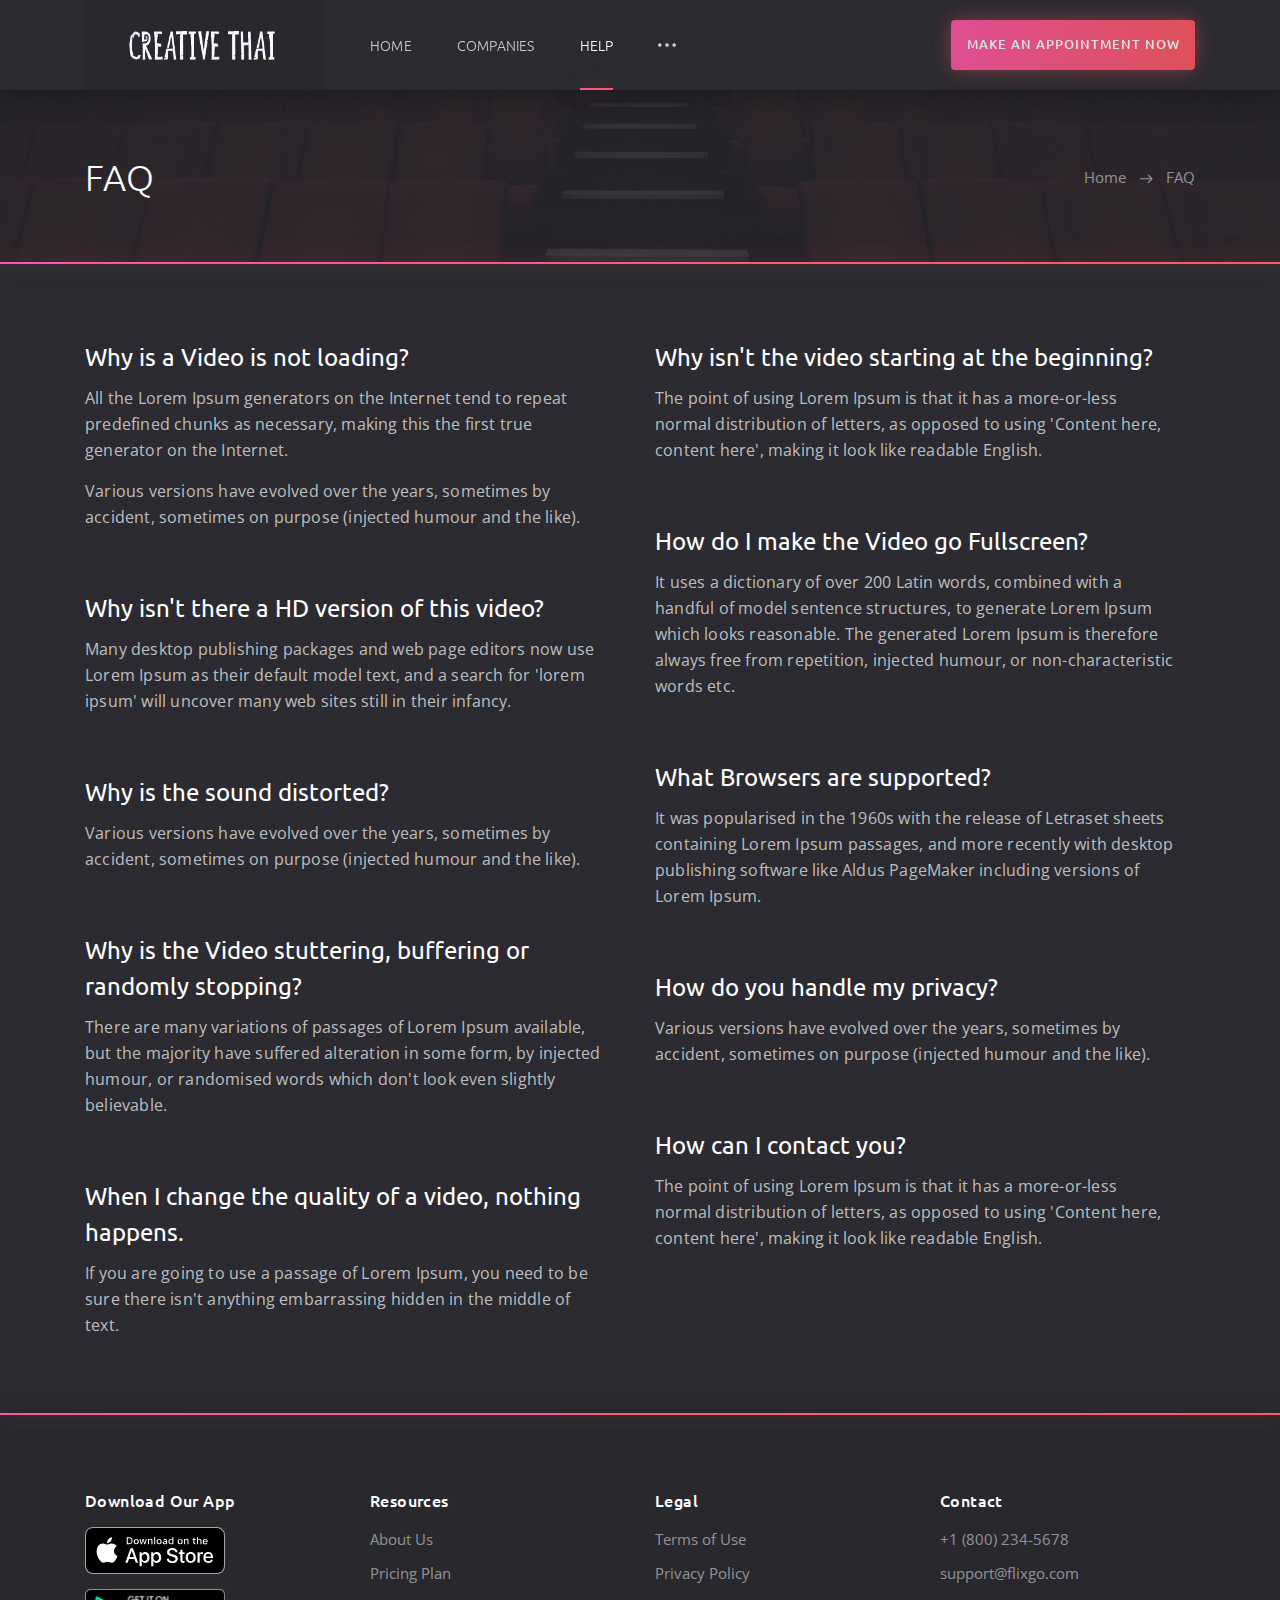
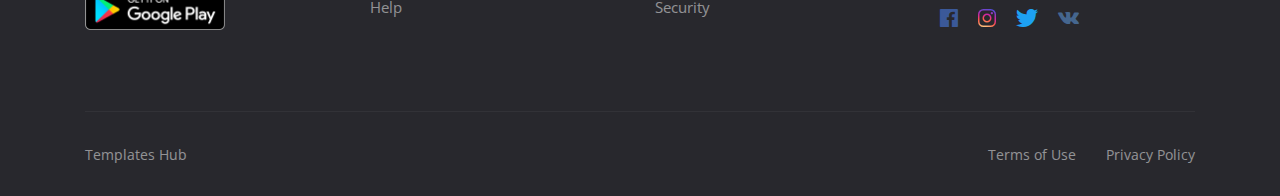
<file: faq.html>
<!DOCTYPE html>
<html lang="en">

<head>
	<meta charset="utf-8">
	<meta name="viewport" content="width=device-width, initial-scale=1, shrink-to-fit=no">

	<!-- Font -->
	<link href="https://fonts.googleapis.com/css?family=Open+Sans:400,600%7CUbuntu:300,400,500,700" rel="stylesheet"> 

	<!-- CSS -->
	<link rel="stylesheet" href="css/bootstrap-reboot.min.css">
	<link rel="stylesheet" href="css/bootstrap-grid.min.css">
	<link rel="stylesheet" href="css/owl.carousel.min.css">
	<link rel="stylesheet" href="css/jquery.mCustomScrollbar.min.css">
	<link rel="stylesheet" href="css/nouislider.min.css">
	<link rel="stylesheet" href="css/ionicons.min.css">
	<link rel="stylesheet" href="css/plyr.css">
	<link rel="stylesheet" href="css/photoswipe.css">
	<link rel="stylesheet" href="css/default-skin.css">
	<link rel="stylesheet" href="css/main.css">

	<!-- Favicons -->
	<link rel="icon" type="image/png" href="icon/favicon-32x32.png" sizes="32x32">
	<link rel="apple-touch-icon" href="icon/favicon-32x32.png">
	<link rel="apple-touch-icon" sizes="72x72" href="icon/apple-touch-icon-72x72.png">
	<link rel="apple-touch-icon" sizes="114x114" href="icon/apple-touch-icon-114x114.png">
	<link rel="apple-touch-icon" sizes="144x144" href="icon/apple-touch-icon-144x144.png">

	<meta name="description" content="">
	<meta name="keywords" content="">
	<meta name="author" content="Dmitry Volkov">
  	<title>Creative Thai</title>

</head>
<body class="body">
	
	<!-- header -->
	<header class="header">
		<div class="header__wrap">
			<div class="container">
				<div class="row">
					<div class="col-12">
						<div class="header__content">
							<!-- header logo -->
							<a href="index.html" class="header__logo">
								<img src="img/logo.png" alt="">
							</a>
							<!-- end header logo -->

							<!-- header nav -->
							<ul class="header__nav">
								<!-- dropdown -->
								<li class="header__nav-item">
									<a class="dropdown-toggle header__nav-link" href="#" role="button" id="dropdownMenuHome" data-toggle="dropdown" aria-haspopup="true" aria-expanded="false">Home</a>

									<ul class="dropdown-menu header__dropdown-menu" aria-labelledby="dropdownMenuHome">
										<li><a href="index.html">Home slideshow bg</a></li>
										<li><a href="index2.html">Home static bg</a></li>
									</ul>
								</li>
								<!-- end dropdown -->

								<!-- dropdown -->
								<li class="header__nav-item">
									<a class="dropdown-toggle header__nav-link" href="#" role="button" id="dropdownMenuCatalog" data-toggle="dropdown" aria-haspopup="true" aria-expanded="false">Companies</a>

									<ul class="dropdown-menu header__dropdown-menu" aria-labelledby="dropdownMenuCatalog">
										<li><a href="BenetoneFilms.html">Benetone Films</a></li>
										<li><a href="DeWarrennePictures.html">De Warrenne Pictures</a></li>
										<li><a href="FilmFrameProductions.html">Film Frame Productions</a></li>
										<li><a href="GDH559.html">GDH 559</a></li>
										<li><a href="HaloProductions.html">Halo Productions</a></li>
										<li><a href="HollywoodThailand.html">Hollywood (Thailand)</a></li>
										<li><a href="KantanaMotionPictures.html">Kantana Motion Pictures</a></li>
										<li><a href="MFlowEntertainment.html">M Flow Entertainment</a></li>
										<li><a href="DetailsTVSeries.html">Details TV Series</a></li>
										<li><a href="MPictures.html">M Pictures</a></li>
										<li><a href="TBMediaGlobal.html">T&B Media Global</a></li>
									</ul>
								</li>
								<!-- end dropdown -->

 

								<li class="header__nav-item">
									<a href="faq.html" class="header__nav-link header__nav-link--active">Help</a>
								</li>

								<!-- dropdown -->
								<li class="dropdown header__nav-item">
									<a class="dropdown-toggle header__nav-link header__nav-link--more" href="#" role="button" id="dropdownMenuMore" data-toggle="dropdown" aria-haspopup="true" aria-expanded="false"><i class="icon ion-ios-more"></i></a>

									<ul class="dropdown-menu header__dropdown-menu" aria-labelledby="dropdownMenuMore">
										<li><a href="about.html">About</a></li>
									</ul>
								</li>
								<!-- end dropdown -->
							</ul>
							<!-- end header nav -->

							<!-- header auth -->
							<div class="header__auth">
								<a href="APPOINTMENT.html" class="header__sign-in">
									<i class="icon ion-ios-log-in"></i>
									<span>MAKE AN APPOINTMENT NOW</span>
								</a>
							</div>
							<!-- end header auth -->

							<!-- header menu btn -->
							<button class="header__btn" type="button">
								<span></span>
								<span></span>
								<span></span>
							</button>
							<!-- end header menu btn -->
						</div>
					</div>
				</div>
			</div>
		</div>

		<!-- header search -->
		<form action="#" class="header__search">
			<div class="container">
				<div class="row">
					<div class="col-12">
						<div class="header__search-content">
							<input type="text" placeholder="Search for a movie, TV Series that you are looking for">

							<button type="button">search</button>
						</div>
					</div>
				</div>
			</div>
		</form>
		<!-- end header search -->
	</header>
	<!-- end header -->

	<!-- page title -->
	<section class="section section--first section--bg" data-bg="img/section/section.jpg">
		<div class="container">
			<div class="row">
				<div class="col-12">
					<div class="section__wrap">
						<!-- section title -->
						<h2 class="section__title">FAQ</h2>
						<!-- end section title -->

						<!-- breadcrumb -->
						<ul class="breadcrumb">
							<li class="breadcrumb__item"><a href="#">Home</a></li>
							<li class="breadcrumb__item breadcrumb__item--active">FAQ</li>
						</ul>
						<!-- end breadcrumb -->
					</div>
				</div>
			</div>
		</div>
	</section>
	<!-- end page title -->

	<!-- faq -->
	<section class="section">
		<div class="container">
			<div class="row">
				<div class="col-12 col-md-6">
					<div class="faq">
						<h3 class="faq__title">Why is a Video is not loading?</h3>
						<p class="faq__text">All the Lorem Ipsum generators on the Internet tend to repeat predefined chunks as necessary, making this the first true generator on the Internet.</p>
						<p class="faq__text">Various versions have evolved over the years, sometimes by accident, sometimes on purpose (injected humour and the like).</p>
					</div>

					<div class="faq">
						<h3 class="faq__title">Why isn't there a HD version of this video?</h3>
						<p class="faq__text">Many desktop publishing packages and web page editors now use Lorem Ipsum as their default model text, and a search for 'lorem ipsum' will uncover many web sites still in their infancy.</p>
					</div>

					<div class="faq">
						<h3 class="faq__title">Why is the sound distorted?</h3>
						<p class="faq__text">Various versions have evolved over the years, sometimes by accident, sometimes on purpose (injected humour and the like).</p>
					</div>

					<div class="faq">
						<h3 class="faq__title">Why is the Video stuttering, buffering or randomly stopping?</h3>
						<p class="faq__text">There are many variations of passages of Lorem Ipsum available, but the majority have suffered alteration in some form, by injected humour, or randomised words which don't look even slightly believable.</p>
					</div>

					<div class="faq">
						<h3 class="faq__title">When I change the quality of a video, nothing happens.</h3>
						<p class="faq__text">If you are going to use a passage of Lorem Ipsum, you need to be sure there isn't anything embarrassing hidden in the middle of text.</p>
					</div>
				</div>

				<div class="col-12 col-md-6">
					<div class="faq">
						<h3 class="faq__title">Why isn't the video starting at the beginning?</h3>
						<p class="faq__text">The point of using Lorem Ipsum is that it has a more-or-less normal distribution of letters, as opposed to using 'Content here, content here', making it look like readable English.</p>
					</div>

					<div class="faq">
						<h3 class="faq__title">How do I make the Video go Fullscreen?</h3>
						<p class="faq__text">It uses a dictionary of over 200 Latin words, combined with a handful of model sentence structures, to generate Lorem Ipsum which looks reasonable. The generated Lorem Ipsum is therefore always free from repetition, injected humour, or non-characteristic words etc.</p>
					</div>

					<div class="faq">
						<h3 class="faq__title">What Browsers are supported?</h3>
						<p class="faq__text">It was popularised in the 1960s with the release of Letraset sheets containing Lorem Ipsum passages, and more recently with desktop publishing software like Aldus PageMaker including versions of Lorem Ipsum.</p>
					</div>

					<div class="faq">
						<h3 class="faq__title">How do you handle my privacy?</h3>
						<p class="faq__text">Various versions have evolved over the years, sometimes by accident, sometimes on purpose (injected humour and the like).</p>
					</div>

					<div class="faq">
						<h3 class="faq__title">How can I contact you?</h3>
						<p class="faq__text">The point of using Lorem Ipsum is that it has a more-or-less normal distribution of letters, as opposed to using 'Content here, content here', making it look like readable English.</p>
					</div>
				</div>
			</div>
		</div>
	</section>
	<!-- end faq -->

	<!-- footer -->
	<footer class="footer">
		<div class="container">
			<div class="row">
				<!-- footer list -->
				<div class="col-12 col-md-3">
					<h6 class="footer__title">Download Our App</h6>
					<ul class="footer__app">
						<li><a href="#"><img src="img/Download_on_the_App_Store_Badge.svg" alt=""></a></li>
						<li><a href="#"><img src="img/google-play-badge.png" alt=""></a></li>
					</ul>
				</div>
				<!-- end footer list -->

				<!-- footer list -->
				<div class="col-6 col-sm-4 col-md-3">
					<h6 class="footer__title">Resources</h6>
					<ul class="footer__list">
						<li><a href="#">About Us</a></li>
						<li><a href="#">Pricing Plan</a></li>
						<li><a href="#">Help</a></li>
					</ul>
				</div>
				<!-- end footer list -->

				<!-- footer list -->
				<div class="col-6 col-sm-4 col-md-3">
					<h6 class="footer__title">Legal</h6>
					<ul class="footer__list">
						<li><a href="#">Terms of Use</a></li>
						<li><a href="#">Privacy Policy</a></li>
						<li><a href="#">Security</a></li>
					</ul>
				</div>
				<!-- end footer list -->

				<!-- footer list -->
				<div class="col-12 col-sm-4 col-md-3">
					<h6 class="footer__title">Contact</h6>
					<ul class="footer__list">
						<li><a href="tel:+18002345678">+1 (800) 234-5678</a></li>
						<li><a href="mailto:support@moviego.com">support@flixgo.com</a></li>
					</ul>
					<ul class="footer__social">
						<li class="facebook"><a href="#"><i class="icon ion-logo-facebook"></i></a></li>
						<li class="instagram"><a href="#"><i class="icon ion-logo-instagram"></i></a></li>
						<li class="twitter"><a href="#"><i class="icon ion-logo-twitter"></i></a></li>
						<li class="vk"><a href="#"><i class="icon ion-logo-vk"></i></a></li>
					</ul>
				</div>
				<!-- end footer list -->

				<!-- footer copyright -->
				<div class="col-12">
					<div class="footer__copyright">
						<small><a target="_blank" href="https://www.templateshub.net">Templates Hub</a></small>

						<ul>
							<li><a href="#">Terms of Use</a></li>
							<li><a href="#">Privacy Policy</a></li>
						</ul>
					</div>
				</div>
				<!-- end footer copyright -->
			</div>
		</div>
	</footer>
	<!-- end footer -->

	<!-- JS -->
	<script src="js/jquery-3.3.1.min.js"></script>
	<script src="js/bootstrap.bundle.min.js"></script>
	<script src="js/owl.carousel.min.js"></script>
	<script src="js/jquery.mousewheel.min.js"></script>
	<script src="js/jquery.mCustomScrollbar.min.js"></script>
	<script src="js/wNumb.js"></script>
	<script src="js/nouislider.min.js"></script>
	<script src="js/plyr.min.js"></script>
	<script src="js/jquery.morelines.min.js"></script>
	<script src="js/photoswipe.min.js"></script>
	<script src="js/photoswipe-ui-default.min.js"></script>
	<script src="js/main.js"></script>
</body>

</html>
</file>
<file: css/plyr.css>
@keyframes plyr-progress{to{background-position:25px 0}}@keyframes plyr-popup{0%{opacity:.5;transform:translateY(10px)}to{opacity:1;transform:translateY(0)}}@keyframes plyr-fade-in{from{opacity:0}to{opacity:1}}.plyr{-moz-osx-font-smoothing:grayscale;-webkit-font-smoothing:antialiased;direction:ltr;font-family:Avenir,"Avenir Next","Helvetica Neue","Segoe UI",Helvetica,Arial,sans-serif;font-variant-numeric:tabular-nums;font-weight:500;line-height:1.7;max-width:100%;min-width:200px;position:relative;text-shadow:none;transition:box-shadow .3s ease}.plyr audio,.plyr video{border-radius:inherit;height:auto;vertical-align:middle;width:100%}.plyr button{font:inherit;line-height:inherit;width:auto}.plyr:focus{outline:0}.plyr--full-ui{box-sizing:border-box}.plyr--full-ui *,.plyr--full-ui ::after,.plyr--full-ui ::before{box-sizing:inherit}.plyr--full-ui a,.plyr--full-ui button,.plyr--full-ui input,.plyr--full-ui label{touch-action:manipulation}.plyr__badge{background:#4f5b5f;border-radius:2px;color:#fff;font-size:9px;line-height:1;padding:3px 4px}.plyr--full-ui ::-webkit-media-text-track-container{display:none}.plyr__captions{animation:plyr-fade-in .3s ease;bottom:0;color:#fff;display:none;font-size:14px;left:0;padding:10px;position:absolute;text-align:center;transition:transform .4s ease-in-out;width:100%}.plyr__captions .plyr__caption{background:rgba(0,0,0,.8);border-radius:2px;-webkit-box-decoration-break:clone;box-decoration-break:clone;line-height:185%;padding:.2em .5em;white-space:pre-wrap}.plyr__captions .plyr__caption div{display:inline}.plyr__captions span:empty{display:none}@media (min-width:480px){.plyr__captions{font-size:16px;padding:20px}}@media (min-width:768px){.plyr__captions{font-size:18px}}.plyr--captions-active .plyr__captions{display:block}.plyr:not(.plyr--hide-controls) .plyr__controls:not(:empty)~.plyr__captions{transform:translateY(-40px)}.plyr__control{background:0 0;border:0;border-radius:3px;color:inherit;cursor:pointer;flex-shrink:0;overflow:visible;padding:7px;position:relative;transition:all .3s ease}.plyr__control svg{display:block;fill:currentColor;height:18px;pointer-events:none;width:18px}.plyr__control:focus{outline:0}.plyr__control.plyr__tab-focus{box-shadow:0 0 0 5px rgba(26,175,255,.5);outline:0}.plyr__control.plyr__control--pressed .icon--not-pressed,.plyr__control.plyr__control--pressed .label--not-pressed,.plyr__control:not(.plyr__control--pressed) .icon--pressed,.plyr__control:not(.plyr__control--pressed) .label--pressed{display:none}.plyr--audio .plyr__control.plyr__tab-focus,.plyr--audio .plyr__control:hover,.plyr--audio .plyr__control[aria-expanded=true]{background:#1aafff;color:#fff}.plyr--video .plyr__control svg{filter:drop-shadow(0 1px 1px rgba(0, 0, 0, .15))}.plyr--video .plyr__control.plyr__tab-focus,.plyr--video .plyr__control:hover,.plyr--video .plyr__control[aria-expanded=true]{background:#1aafff;color:#fff}.plyr__control--overlaid{background:rgba(26,175,255,.8);border:0;border-radius:100%;box-shadow:0 1px 1px rgba(0,0,0,.15);color:#fff;display:none;left:50%;padding:15px;position:absolute;top:50%;transform:translate(-50%,-50%);z-index:2}.plyr__control--overlaid svg{height:20px;left:2px;position:relative;width:20px}.plyr__control--overlaid:focus,.plyr__control--overlaid:hover{background:#1aafff}.plyr--playing .plyr__control--overlaid{opacity:0;visibility:hidden}.plyr--full-ui.plyr--video .plyr__control--overlaid{display:block}.plyr--full-ui ::-webkit-media-controls{display:none}.plyr__controls{align-items:center;display:flex;justify-content:flex-end;text-align:center}.plyr__controls .plyr__menu,.plyr__controls .plyr__progress,.plyr__controls .plyr__time,.plyr__controls .plyr__volume,.plyr__controls>.plyr__control{margin-left:5px}.plyr__controls .plyr__menu+.plyr__control,.plyr__controls .plyr__progress+.plyr__control,.plyr__controls>.plyr__control+.plyr__control,.plyr__controls>.plyr__control+.plyr__menu{margin-left:2px}.plyr__controls>.plyr__control:first-child,.plyr__controls>.plyr__control:first-child+[data-plyr=pause]{margin-left:0;margin-right:auto}.plyr__controls:empty{display:none}@media (min-width:480px){.plyr__controls .plyr__menu,.plyr__controls .plyr__progress,.plyr__controls .plyr__time,.plyr__controls .plyr__volume,.plyr__controls>.plyr__control{margin-left:10px}}.plyr--audio .plyr__controls{background:#fff;border-radius:inherit;color:#4f5b5f;padding:10px}.plyr--video .plyr__controls{background:linear-gradient(rgba(0,0,0,0),rgba(0,0,0,.7));border-bottom-left-radius:inherit;border-bottom-right-radius:inherit;bottom:0;color:#fff;left:0;padding:20px 5px 5px;position:absolute;right:0;transition:opacity .4s ease-in-out,transform .4s ease-in-out;z-index:3}@media (min-width:480px){.plyr--video .plyr__controls{padding:35px 10px 10px}}.plyr--video.plyr--hide-controls .plyr__controls{opacity:0;pointer-events:none;transform:translateY(100%)}.plyr [data-plyr=airplay],.plyr [data-plyr=captions],.plyr [data-plyr=fullscreen],.plyr [data-plyr=pip]{display:none}.plyr--airplay-supported [data-plyr=airplay],.plyr--captions-enabled [data-plyr=captions],.plyr--fullscreen-enabled [data-plyr=fullscreen],.plyr--pip-supported [data-plyr=pip]{display:inline-block}.plyr__video-embed{height:0;padding-bottom:56.25%;position:relative}.plyr__video-embed iframe{border:0;height:100%;left:0;position:absolute;top:0;-webkit-user-select:none;-moz-user-select:none;-ms-user-select:none;user-select:none;width:100%}.plyr--full-ui .plyr__video-embed>.plyr__video-embed__container{padding-bottom:240%;position:relative;transform:translateY(-38.28125%)}.plyr__menu{display:flex;position:relative}.plyr__menu .plyr__control svg{transition:transform .3s ease}.plyr__menu .plyr__control[aria-expanded=true] svg{transform:rotate(90deg)}.plyr__menu .plyr__control[aria-expanded=true] .plyr__tooltip{display:none}.plyr__menu__container{animation:plyr-popup .2s ease;background:rgba(255,255,255,.9);border-radius:4px;bottom:100%;box-shadow:0 1px 2px rgba(0,0,0,.15);color:#4f5b5f;font-size:16px;margin-bottom:10px;position:absolute;right:-3px;text-align:left;white-space:nowrap;z-index:3}.plyr__menu__container>div{overflow:hidden;transition:height .35s cubic-bezier(.4,0,.2,1),width .35s cubic-bezier(.4,0,.2,1)}.plyr__menu__container::after{border:4px solid transparent;border-top-color:rgba(255,255,255,.9);content:'';height:0;position:absolute;right:15px;top:100%;width:0}.plyr__menu__container [role=menu]{padding:7px}.plyr__menu__container [role=menuitem],.plyr__menu__container [role=menuitemradio]{margin-top:2px}.plyr__menu__container [role=menuitem]:first-child,.plyr__menu__container [role=menuitemradio]:first-child{margin-top:0}.plyr__menu__container .plyr__control{align-items:center;color:#4f5b5f;display:flex;font-size:14px;padding:4px 11px;-webkit-user-select:none;-moz-user-select:none;-ms-user-select:none;user-select:none;width:100%}.plyr__menu__container .plyr__control>span{align-items:inherit;display:flex;width:100%}.plyr__menu__container .plyr__control::after{border:4px solid transparent;content:'';position:absolute;top:50%;transform:translateY(-50%)}.plyr__menu__container .plyr__control--forward{padding-right:28px}.plyr__menu__container .plyr__control--forward::after{border-left-color:rgba(79,91,95,.8);right:5px}.plyr__menu__container .plyr__control--forward.plyr__tab-focus::after,.plyr__menu__container .plyr__control--forward:hover::after{border-left-color:currentColor}.plyr__menu__container .plyr__control--back{font-weight:500;margin:7px;margin-bottom:3px;padding-left:28px;position:relative;width:calc(100% - 14px)}.plyr__menu__container .plyr__control--back::after{border-right-color:rgba(79,91,95,.8);left:7px}.plyr__menu__container .plyr__control--back::before{background:#b7c5cd;box-shadow:0 1px 0 #fff;content:'';height:1px;left:0;margin-top:4px;overflow:hidden;position:absolute;right:0;top:100%}.plyr__menu__container .plyr__control--back.plyr__tab-focus::after,.plyr__menu__container .plyr__control--back:hover::after{border-right-color:currentColor}.plyr__menu__container .plyr__control[role=menuitemradio]{padding-left:7px}.plyr__menu__container .plyr__control[role=menuitemradio]::after,.plyr__menu__container .plyr__control[role=menuitemradio]::before{border-radius:100%}.plyr__menu__container .plyr__control[role=menuitemradio]::before{background:rgba(0,0,0,.1);content:'';display:block;flex-shrink:0;height:16px;margin-right:10px;transition:all .3s ease;width:16px}.plyr__menu__container .plyr__control[role=menuitemradio]::after{background:#fff;border:0;height:6px;left:12px;opacity:0;top:50%;transform:translateY(-50%) scale(0);transition:transform .3s ease,opacity .3s ease;width:6px}.plyr__menu__container .plyr__control[role=menuitemradio][aria-checked=true]::before{background:#1aafff}.plyr__menu__container .plyr__control[role=menuitemradio][aria-checked=true]::after{opacity:1;transform:translateY(-50%) scale(1)}.plyr__menu__container .plyr__control[role=menuitemradio].plyr__tab-focus::before,.plyr__menu__container .plyr__control[role=menuitemradio]:hover::before{background:rgba(0,0,0,.1)}.plyr__menu__container .plyr__menu__value{align-items:center;display:flex;margin-left:auto;margin-right:-5px;overflow:hidden;padding-left:25px;pointer-events:none}.plyr--full-ui input[type=range]{-webkit-appearance:none;background:0 0;border:0;border-radius:28px;color:#1aafff;display:block;height:20px;margin:0;padding:0;transition:box-shadow .3s ease;width:100%}.plyr--full-ui input[type=range]::-webkit-slider-runnable-track{background:0 0;border:0;border-radius:3px;height:6px;transition:box-shadow .3s ease;-webkit-user-select:none;user-select:none;background-image:linear-gradient(to right,currentColor var(--value,0),transparent var(--value,0))}.plyr--full-ui input[type=range]::-webkit-slider-thumb{background:#fff;border:0;border-radius:100%;box-shadow:0 1px 1px rgba(0,0,0,.15),0 0 0 1px rgba(47,52,61,.2);height:14px;position:relative;transition:all .2s ease;width:14px;-webkit-appearance:none;margin-top:-4px}.plyr--full-ui input[type=range]::-moz-range-track{background:0 0;border:0;border-radius:3px;height:6px;transition:box-shadow .3s ease;-moz-user-select:none;user-select:none}.plyr--full-ui input[type=range]::-moz-range-thumb{background:#fff;border:0;border-radius:100%;box-shadow:0 1px 1px rgba(0,0,0,.15),0 0 0 1px rgba(47,52,61,.2);height:14px;position:relative;transition:all .2s ease;width:14px}.plyr--full-ui input[type=range]::-moz-range-progress{background:currentColor;border-radius:3px;height:6px}.plyr--full-ui input[type=range]::-ms-track{background:0 0;border:0;border-radius:3px;height:6px;transition:box-shadow .3s ease;-ms-user-select:none;user-select:none;color:transparent}.plyr--full-ui input[type=range]::-ms-fill-upper{background:0 0;border:0;border-radius:3px;height:6px;transition:box-shadow .3s ease;-ms-user-select:none;user-select:none}.plyr--full-ui input[type=range]::-ms-fill-lower{background:0 0;border:0;border-radius:3px;height:6px;transition:box-shadow .3s ease;-ms-user-select:none;user-select:none;background:currentColor}.plyr--full-ui input[type=range]::-ms-thumb{background:#fff;border:0;border-radius:100%;box-shadow:0 1px 1px rgba(0,0,0,.15),0 0 0 1px rgba(47,52,61,.2);height:14px;position:relative;transition:all .2s ease;width:14px;margin-top:0}.plyr--full-ui input[type=range]::-ms-tooltip{display:none}.plyr--full-ui input[type=range]:focus{outline:0}.plyr--full-ui input[type=range]::-moz-focus-outer{border:0}.plyr--full-ui input[type=range].plyr__tab-focus::-webkit-slider-runnable-track{box-shadow:0 0 0 5px rgba(26,175,255,.5);outline:0}.plyr--full-ui input[type=range].plyr__tab-focus::-moz-range-track{box-shadow:0 0 0 5px rgba(26,175,255,.5);outline:0}.plyr--full-ui input[type=range].plyr__tab-focus::-ms-track{box-shadow:0 0 0 5px rgba(26,175,255,.5);outline:0}.plyr--full-ui.plyr--video input[type=range]::-webkit-slider-runnable-track{background-color:rgba(255,255,255,.25)}.plyr--full-ui.plyr--video input[type=range]::-moz-range-track{background-color:rgba(255,255,255,.25)}.plyr--full-ui.plyr--video input[type=range]::-ms-track{background-color:rgba(255,255,255,.25)}.plyr--full-ui.plyr--video input[type=range]:active::-webkit-slider-thumb{box-shadow:0 1px 1px rgba(0,0,0,.15),0 0 0 1px rgba(47,52,61,.2),0 0 0 3px rgba(255,255,255,.5)}.plyr--full-ui.plyr--video input[type=range]:active::-moz-range-thumb{box-shadow:0 1px 1px rgba(0,0,0,.15),0 0 0 1px rgba(47,52,61,.2),0 0 0 3px rgba(255,255,255,.5)}.plyr--full-ui.plyr--video input[type=range]:active::-ms-thumb{box-shadow:0 1px 1px rgba(0,0,0,.15),0 0 0 1px rgba(47,52,61,.2),0 0 0 3px rgba(255,255,255,.5)}.plyr--full-ui.plyr--audio input[type=range]::-webkit-slider-runnable-track{background-color:rgba(183,197,205,.66)}.plyr--full-ui.plyr--audio input[type=range]::-moz-range-track{background-color:rgba(183,197,205,.66)}.plyr--full-ui.plyr--audio input[type=range]::-ms-track{background-color:rgba(183,197,205,.66)}.plyr--full-ui.plyr--audio input[type=range]:active::-webkit-slider-thumb{box-shadow:0 1px 1px rgba(0,0,0,.15),0 0 0 1px rgba(47,52,61,.2),0 0 0 3px rgba(0,0,0,.1)}.plyr--full-ui.plyr--audio input[type=range]:active::-moz-range-thumb{box-shadow:0 1px 1px rgba(0,0,0,.15),0 0 0 1px rgba(47,52,61,.2),0 0 0 3px rgba(0,0,0,.1)}.plyr--full-ui.plyr--audio input[type=range]:active::-ms-thumb{box-shadow:0 1px 1px rgba(0,0,0,.15),0 0 0 1px rgba(47,52,61,.2),0 0 0 3px rgba(0,0,0,.1)}.plyr__poster{background-color:#000;background-position:50% 50%;background-repeat:no-repeat;background-size:contain;height:100%;left:0;opacity:0;position:absolute;top:0;transition:opacity .2s ease;width:100%;z-index:1}.plyr--stopped.plyr__poster-enabled .plyr__poster{opacity:1}.plyr__time{font-size:14px}.plyr__time+.plyr__time::before{content:'\2044';margin-right:10px}@media (max-width:767px){.plyr__time+.plyr__time{display:none}}.plyr--video .plyr__time{text-shadow:0 1px 1px rgba(0,0,0,.15)}.plyr__tooltip{background:rgba(255,255,255,.9);border-radius:3px;bottom:100%;box-shadow:0 1px 2px rgba(0,0,0,.15);color:#4f5b5f;font-size:14px;font-weight:500;left:50%;line-height:1.3;margin-bottom:10px;opacity:0;padding:5px 7.5px;pointer-events:none;position:absolute;transform:translate(-50%,10px) scale(.8);transform-origin:50% 100%;transition:transform .2s .1s ease,opacity .2s .1s ease;white-space:nowrap;z-index:2}.plyr__tooltip::before{border-left:4px solid transparent;border-right:4px solid transparent;border-top:4px solid rgba(255,255,255,.9);bottom:-4px;content:'';height:0;left:50%;position:absolute;transform:translateX(-50%);width:0;z-index:2}.plyr .plyr__control.plyr__tab-focus .plyr__tooltip,.plyr .plyr__control:hover .plyr__tooltip,.plyr__tooltip--visible{opacity:1;transform:translate(-50%,0) scale(1)}.plyr .plyr__control:hover .plyr__tooltip{z-index:3}.plyr__controls>.plyr__control:first-child .plyr__tooltip,.plyr__controls>.plyr__control:first-child+.plyr__control .plyr__tooltip{left:0;transform:translate(0,10px) scale(.8);transform-origin:0 100%}.plyr__controls>.plyr__control:first-child .plyr__tooltip::before,.plyr__controls>.plyr__control:first-child+.plyr__control .plyr__tooltip::before{left:16px}.plyr__controls>.plyr__control:last-child .plyr__tooltip{left:auto;right:0;transform:translate(0,10px) scale(.8);transform-origin:100% 100%}.plyr__controls>.plyr__control:last-child .plyr__tooltip::before{left:auto;right:16px;transform:translateX(50%)}.plyr__controls>.plyr__control:first-child .plyr__tooltip--visible,.plyr__controls>.plyr__control:first-child+.plyr__control .plyr__tooltip--visible,.plyr__controls>.plyr__control:first-child+.plyr__control.plyr__tab-focus .plyr__tooltip,.plyr__controls>.plyr__control:first-child+.plyr__control:hover .plyr__tooltip,.plyr__controls>.plyr__control:first-child.plyr__tab-focus .plyr__tooltip,.plyr__controls>.plyr__control:first-child:hover .plyr__tooltip,.plyr__controls>.plyr__control:last-child .plyr__tooltip--visible,.plyr__controls>.plyr__control:last-child.plyr__tab-focus .plyr__tooltip,.plyr__controls>.plyr__control:last-child:hover .plyr__tooltip{transform:translate(0,0) scale(1)}.plyr--video{background:#000;overflow:hidden}.plyr--video.plyr--menu-open{overflow:visible}.plyr__video-wrapper{background:#000;border-radius:inherit;overflow:hidden;position:relative;z-index:0}.plyr__progress{flex:1;left:7px;margin-right:14px;position:relative}.plyr__progress input[type=range],.plyr__progress__buffer{margin-left:-7px;margin-right:-7px;width:calc(100% + 14px)}.plyr__progress input[type=range]{position:relative;z-index:2}.plyr__progress .plyr__tooltip{font-size:14px;left:0}.plyr__progress__buffer{-webkit-appearance:none;background:0 0;border:0;border-radius:100px;height:6px;left:0;margin-top:-3px;padding:0;position:absolute;top:50%}.plyr__progress__buffer::-webkit-progress-bar{background:0 0;transition:width .2s ease}.plyr__progress__buffer::-webkit-progress-value{background:currentColor;border-radius:100px;min-width:6px}.plyr__progress__buffer::-moz-progress-bar{background:currentColor;border-radius:100px;min-width:6px;transition:width .2s ease}.plyr__progress__buffer::-ms-fill{border-radius:100px;transition:width .2s ease}.plyr--video .plyr__progress__buffer{box-shadow:0 1px 1px rgba(0,0,0,.15);color:rgba(255,255,255,.25)}.plyr--audio .plyr__progress__buffer{color:rgba(183,197,205,.66)}.plyr--loading .plyr__progress__buffer{animation:plyr-progress 1s linear infinite;background-image:linear-gradient(-45deg,rgba(47,52,61,.6) 25%,transparent 25%,transparent 50%,rgba(47,52,61,.6) 50%,rgba(47,52,61,.6) 75%,transparent 75%,transparent);background-repeat:repeat-x;background-size:25px 25px;color:transparent}.plyr--video.plyr--loading .plyr__progress__buffer{background-color:rgba(255,255,255,.25)}.plyr--audio.plyr--loading .plyr__progress__buffer{background-color:rgba(183,197,205,.66)}.plyr__volume{align-items:center;display:flex;flex:1;position:relative}.plyr__volume input[type=range]{margin-left:5px;position:relative;z-index:2}@media (min-width:480px){.plyr__volume{max-width:90px}}@media (min-width:768px){.plyr__volume{max-width:110px}}.plyr--is-ios .plyr__volume{display:none!important}.plyr--is-ios.plyr--vimeo [data-plyr=mute]{display:none!important}.plyr:-webkit-full-screen{background:#000;border-radius:0!important;height:100%;margin:0;width:100%}.plyr:-moz-full-screen{background:#000;border-radius:0!important;height:100%;margin:0;width:100%}.plyr:-ms-fullscreen{background:#000;border-radius:0!important;height:100%;margin:0;width:100%}.plyr:fullscreen{background:#000;border-radius:0!important;height:100%;margin:0;width:100%}.plyr:-webkit-full-screen video{height:100%}.plyr:-moz-full-screen video{height:100%}.plyr:-ms-fullscreen video{height:100%}.plyr:fullscreen video{height:100%}.plyr:-webkit-full-screen .plyr__video-wrapper{height:100%;width:100%}.plyr:-moz-full-screen .plyr__video-wrapper{height:100%;width:100%}.plyr:-ms-fullscreen .plyr__video-wrapper{height:100%;width:100%}.plyr:fullscreen .plyr__video-wrapper{height:100%;width:100%}.plyr:-webkit-full-screen .plyr__video-embed{overflow:visible}.plyr:-moz-full-screen .plyr__video-embed{overflow:visible}.plyr:-ms-fullscreen .plyr__video-embed{overflow:visible}.plyr:fullscreen .plyr__video-embed{overflow:visible}.plyr:-webkit-full-screen.plyr--vimeo .plyr__video-wrapper{height:0;top:50%;transform:translateY(-50%)}.plyr:-moz-full-screen.plyr--vimeo .plyr__video-wrapper{height:0;top:50%;transform:translateY(-50%)}.plyr:-ms-fullscreen.plyr--vimeo .plyr__video-wrapper{height:0;top:50%;transform:translateY(-50%)}.plyr:fullscreen.plyr--vimeo .plyr__video-wrapper{height:0;top:50%;transform:translateY(-50%)}.plyr:-webkit-full-screen .plyr__control .icon--exit-fullscreen{display:block}.plyr:-moz-full-screen .plyr__control .icon--exit-fullscreen{display:block}.plyr:-ms-fullscreen .plyr__control .icon--exit-fullscreen{display:block}.plyr:fullscreen .plyr__control .icon--exit-fullscreen{display:block}.plyr:-webkit-full-screen .plyr__control .icon--exit-fullscreen+svg{display:none}.plyr:-moz-full-screen .plyr__control .icon--exit-fullscreen+svg{display:none}.plyr:-ms-fullscreen .plyr__control .icon--exit-fullscreen+svg{display:none}.plyr:fullscreen .plyr__control .icon--exit-fullscreen+svg{display:none}.plyr:-webkit-full-screen.plyr--hide-controls{cursor:none}.plyr:-moz-full-screen.plyr--hide-controls{cursor:none}.plyr:-ms-fullscreen.plyr--hide-controls{cursor:none}.plyr:fullscreen.plyr--hide-controls{cursor:none}@media (min-width:1024px){.plyr:-webkit-full-screen .plyr__captions{font-size:21px}.plyr:-moz-full-screen .plyr__captions{font-size:21px}.plyr:-ms-fullscreen .plyr__captions{font-size:21px}.plyr:fullscreen .plyr__captions{font-size:21px}}.plyr:-webkit-full-screen{background:#000;border-radius:0!important;height:100%;margin:0;width:100%}.plyr:-webkit-full-screen video{height:100%}.plyr:-webkit-full-screen .plyr__video-wrapper{height:100%;width:100%}.plyr:-webkit-full-screen .plyr__video-embed{overflow:visible}.plyr:-webkit-full-screen.plyr--vimeo .plyr__video-wrapper{height:0;top:50%;transform:translateY(-50%)}.plyr:-webkit-full-screen .plyr__control .icon--exit-fullscreen{display:block}.plyr:-webkit-full-screen .plyr__control .icon--exit-fullscreen+svg{display:none}.plyr:-webkit-full-screen.plyr--hide-controls{cursor:none}@media (min-width:1024px){.plyr:-webkit-full-screen .plyr__captions{font-size:21px}}.plyr:-moz-full-screen{background:#000;border-radius:0!important;height:100%;margin:0;width:100%}.plyr:-moz-full-screen video{height:100%}.plyr:-moz-full-screen .plyr__video-wrapper{height:100%;width:100%}.plyr:-moz-full-screen .plyr__video-embed{overflow:visible}.plyr:-moz-full-screen.plyr--vimeo .plyr__video-wrapper{height:0;top:50%;transform:translateY(-50%)}.plyr:-moz-full-screen .plyr__control .icon--exit-fullscreen{display:block}.plyr:-moz-full-screen .plyr__control .icon--exit-fullscreen+svg{display:none}.plyr:-moz-full-screen.plyr--hide-controls{cursor:none}@media (min-width:1024px){.plyr:-moz-full-screen .plyr__captions{font-size:21px}}.plyr:-ms-fullscreen{background:#000;border-radius:0!important;height:100%;margin:0;width:100%}.plyr:-ms-fullscreen video{height:100%}.plyr:-ms-fullscreen .plyr__video-wrapper{height:100%;width:100%}.plyr:-ms-fullscreen .plyr__video-embed{overflow:visible}.plyr:-ms-fullscreen.plyr--vimeo .plyr__video-wrapper{height:0;top:50%;transform:translateY(-50%)}.plyr:-ms-fullscreen .plyr__control .icon--exit-fullscreen{display:block}.plyr:-ms-fullscreen .plyr__control .icon--exit-fullscreen+svg{display:none}.plyr:-ms-fullscreen.plyr--hide-controls{cursor:none}@media (min-width:1024px){.plyr:-ms-fullscreen .plyr__captions{font-size:21px}}.plyr--fullscreen-fallback{background:#000;border-radius:0!important;height:100%;margin:0;width:100%;bottom:0;left:0;position:fixed;right:0;top:0;z-index:10000000}.plyr--fullscreen-fallback video{height:100%}.plyr--fullscreen-fallback .plyr__video-wrapper{height:100%;width:100%}.plyr--fullscreen-fallback .plyr__video-embed{overflow:visible}.plyr--fullscreen-fallback.plyr--vimeo .plyr__video-wrapper{height:0;top:50%;transform:translateY(-50%)}.plyr--fullscreen-fallback .plyr__control .icon--exit-fullscreen{display:block}.plyr--fullscreen-fallback .plyr__control .icon--exit-fullscreen+svg{display:none}.plyr--fullscreen-fallback.plyr--hide-controls{cursor:none}@media (min-width:1024px){.plyr--fullscreen-fallback .plyr__captions{font-size:21px}}.plyr__ads{border-radius:inherit;bottom:0;cursor:pointer;left:0;overflow:hidden;position:absolute;right:0;top:0;z-index:-1}.plyr__ads>div,.plyr__ads>div iframe{height:100%;position:absolute;width:100%}.plyr__ads::after{background:rgba(47,52,61,.8);border-radius:2px;bottom:10px;color:#fff;content:attr(data-badge-text);font-size:11px;padding:2px 6px;pointer-events:none;position:absolute;right:10px;z-index:3}.plyr__ads::after:empty{display:none}.plyr__cues{background:currentColor;display:block;height:6px;left:0;margin:-3px 0 0;opacity:.8;position:absolute;top:50%;width:3px;z-index:3}.plyr--no-transition{transition:none!important}.plyr__sr-only{clip:rect(1px,1px,1px,1px);overflow:hidden;border:0!important;height:1px!important;padding:0!important;position:absolute!important;width:1px!important}.plyr [hidden]{display:none!important}
</file>
<file: css/photoswipe.css>
/*! PhotoSwipe main CSS by Dmitry Semenov | photoswipe.com | MIT license */
/*
	Styles for basic PhotoSwipe functionality (sliding area, open/close transitions)
*/
/* pswp = photoswipe */
.pswp {
  display: none;
  position: absolute;
  width: 100%;
  height: 100%;
  left: 0;
  top: 0;
  overflow: hidden;
  -ms-touch-action: none;
  touch-action: none;
  z-index: 1500;
  -webkit-text-size-adjust: 100%;
  /* create separate layer, to avoid paint on window.onscroll in webkit/blink */
  -webkit-backface-visibility: hidden;
  outline: none; }
  .pswp * {
    -webkit-box-sizing: border-box;
            box-sizing: border-box; }
  .pswp img {
    max-width: none; }

/* style is added when JS option showHideOpacity is set to true */
.pswp--animate_opacity {
  /* 0.001, because opacity:0 doesn't trigger Paint action, which causes lag at start of transition */
  opacity: 0.001;
  will-change: opacity;
  /* for open/close transition */
  -webkit-transition: opacity 333ms cubic-bezier(0.4, 0, 0.22, 1);
          transition: opacity 333ms cubic-bezier(0.4, 0, 0.22, 1); }

.pswp--open {
  display: block; }

.pswp--zoom-allowed .pswp__img {
  /* autoprefixer: off */
  cursor: -webkit-zoom-in;
  cursor: -moz-zoom-in;
  cursor: zoom-in; }

.pswp--zoomed-in .pswp__img {
  /* autoprefixer: off */
  cursor: -webkit-grab;
  cursor: -moz-grab;
  cursor: grab; }

.pswp--dragging .pswp__img {
  /* autoprefixer: off */
  cursor: -webkit-grabbing;
  cursor: -moz-grabbing;
  cursor: grabbing; }

/*
	Background is added as a separate element.
	As animating opacity is much faster than animating rgba() background-color.
*/
.pswp__bg {
  position: absolute;
  left: 0;
  top: 0;
  width: 100%;
  height: 100%;
  background: #000;
  opacity: 0;
  -webkit-transform: translateZ(0);
          transform: translateZ(0);
  -webkit-backface-visibility: hidden;
  will-change: opacity; }

.pswp__scroll-wrap {
  position: absolute;
  left: 0;
  top: 0;
  width: 100%;
  height: 100%;
  overflow: hidden; }

.pswp__container,
.pswp__zoom-wrap {
  -ms-touch-action: none;
  touch-action: none;
  position: absolute;
  left: 0;
  right: 0;
  top: 0;
  bottom: 0; }

/* Prevent selection and tap highlights */
.pswp__container,
.pswp__img {
  -webkit-user-select: none;
  -moz-user-select: none;
  -ms-user-select: none;
      user-select: none;
  -webkit-tap-highlight-color: transparent;
  -webkit-touch-callout: none; }

.pswp__zoom-wrap {
  position: absolute;
  width: 100%;
  -webkit-transform-origin: left top;
  -ms-transform-origin: left top;
  transform-origin: left top;
  /* for open/close transition */
  -webkit-transition: -webkit-transform 333ms cubic-bezier(0.4, 0, 0.22, 1);
          transition: transform 333ms cubic-bezier(0.4, 0, 0.22, 1); }

.pswp__bg {
  will-change: opacity;
  /* for open/close transition */
  -webkit-transition: opacity 333ms cubic-bezier(0.4, 0, 0.22, 1);
          transition: opacity 333ms cubic-bezier(0.4, 0, 0.22, 1); }

.pswp--animated-in .pswp__bg,
.pswp--animated-in .pswp__zoom-wrap {
  -webkit-transition: none;
  transition: none; }

.pswp__container,
.pswp__zoom-wrap {
  -webkit-backface-visibility: hidden; }

.pswp__item {
  position: absolute;
  left: 0;
  right: 0;
  top: 0;
  bottom: 0;
  overflow: hidden; }

.pswp__img {
  position: absolute;
  width: auto;
  height: auto;
  top: 0;
  left: 0; }

/*
	stretched thumbnail or div placeholder element (see below)
	style is added to avoid flickering in webkit/blink when layers overlap
*/
.pswp__img--placeholder {
  -webkit-backface-visibility: hidden; }

/*
	div element that matches size of large image
	large image loads on top of it
*/
.pswp__img--placeholder--blank {
  background: #222; }

.pswp--ie .pswp__img {
  width: 100% !important;
  height: auto !important;
  left: 0;
  top: 0; }

/*
	Error message appears when image is not loaded
	(JS option errorMsg controls markup)
*/
.pswp__error-msg {
  position: absolute;
  left: 0;
  top: 50%;
  width: 100%;
  text-align: center;
  font-size: 14px;
  line-height: 16px;
  margin-top: -8px;
  color: #CCC; }

.pswp__error-msg a {
  color: #CCC;
  text-decoration: underline; }
</file>
<file: css/default-skin.css>
/*! PhotoSwipe Default UI CSS by Dmitry Semenov | photoswipe.com | MIT license */
/*

	Contents:

	1. Buttons
	2. Share modal and links
	3. Index indicator ("1 of X" counter)
	4. Caption
	5. Loading indicator
	6. Additional styles (root element, top bar, idle state, hidden state, etc.)

*/
/*
	
	1. Buttons

 */
/* <button> css reset */
.pswp__button {
  width: 44px;
  height: 44px;
  position: relative;
  background: none;
  cursor: pointer;
  overflow: visible;
  -webkit-appearance: none;
  display: block;
  border: 0;
  padding: 0;
  margin: 0;
  float: right;
  opacity: 0.75;
  -webkit-transition: opacity 0.2s;
          transition: opacity 0.2s;
  -webkit-box-shadow: none;
          box-shadow: none; }
  .pswp__button:focus, .pswp__button:hover {
    opacity: 1; }
  .pswp__button:active {
    outline: none;
    opacity: 0.9; }
  .pswp__button::-moz-focus-inner {
    padding: 0;
    border: 0; }

/* pswp__ui--over-close class it added when mouse is over element that should close gallery */
.pswp__ui--over-close .pswp__button--close {
  opacity: 1; }

.pswp__button,
.pswp__button--arrow--left:before,
.pswp__button--arrow--right:before {
  background: url(default-skin.html) 0 0 no-repeat;
  background-size: 264px 88px;
  width: 44px;
  height: 44px; }

@media (-webkit-min-device-pixel-ratio: 1.1), (-webkit-min-device-pixel-ratio: 1.09375), (min-resolution: 105dpi), (min-resolution: 1.1dppx) {
  /* Serve SVG sprite if browser supports SVG and resolution is more than 105dpi */
  .pswp--svg .pswp__button,
  .pswp--svg .pswp__button--arrow--left:before,
  .pswp--svg .pswp__button--arrow--right:before {
    background-image: url(default-skin-2.html); }
  .pswp--svg .pswp__button--arrow--left,
  .pswp--svg .pswp__button--arrow--right {
    background: none; } }

.pswp__button--close {
  background-position: 0 -44px; }

.pswp__button--share {
  background-position: -44px -44px; }

.pswp__button--fs {
  display: none; }

.pswp--supports-fs .pswp__button--fs {
  display: block; }

.pswp--fs .pswp__button--fs {
  background-position: -44px 0; }

.pswp__button--zoom {
  display: none;
  background-position: -88px 0; }

.pswp--zoom-allowed .pswp__button--zoom {
  display: block; }

.pswp--zoomed-in .pswp__button--zoom {
  background-position: -132px 0; }

/* no arrows on touch screens */
.pswp--touch .pswp__button--arrow--left,
.pswp--touch .pswp__button--arrow--right {
  visibility: hidden; }

/*
	Arrow buttons hit area
	(icon is added to :before pseudo-element)
*/
.pswp__button--arrow--left,
.pswp__button--arrow--right {
  background: none;
  top: 50%;
  margin-top: -50px;
  width: 70px;
  height: 100px;
  position: absolute; }

.pswp__button--arrow--left {
  left: 0; }

.pswp__button--arrow--right {
  right: 0; }

.pswp__button--arrow--left:before,
.pswp__button--arrow--right:before {
  content: '';
  top: 35px;
  background-color: rgba(0, 0, 0, 0.3);
  height: 30px;
  width: 32px;
  position: absolute; }

.pswp__button--arrow--left:before {
  left: 6px;
  background-position: -138px -44px; }

.pswp__button--arrow--right:before {
  right: 6px;
  background-position: -94px -44px; }

/*

	2. Share modal/popup and links

 */
.pswp__counter,
.pswp__share-modal {
  -webkit-user-select: none;
  -moz-user-select: none;
  -ms-user-select: none;
      user-select: none; }

.pswp__share-modal {
  display: block;
  background: rgba(0, 0, 0, 0.5);
  width: 100%;
  height: 100%;
  top: 0;
  left: 0;
  padding: 10px;
  position: absolute;
  z-index: 1600;
  opacity: 0;
  -webkit-transition: opacity 0.25s ease-out;
          transition: opacity 0.25s ease-out;
  -webkit-backface-visibility: hidden;
  will-change: opacity; }

.pswp__share-modal--hidden {
  display: none; }

.pswp__share-tooltip {
  z-index: 1620;
  position: absolute;
  background: #FFF;
  top: 56px;
  border-radius: 2px;
  display: block;
  width: auto;
  right: 44px;
  -webkit-box-shadow: 0 2px 5px rgba(0, 0, 0, 0.25);
          box-shadow: 0 2px 5px rgba(0, 0, 0, 0.25);
  -webkit-transform: translateY(6px);
      -ms-transform: translateY(6px);
          transform: translateY(6px);
  -webkit-transition: -webkit-transform 0.25s;
          transition: transform 0.25s;
  -webkit-backface-visibility: hidden;
  will-change: transform; }
  .pswp__share-tooltip a {
    display: block;
    padding: 8px 12px;
    color: #000;
    text-decoration: none;
    font-size: 14px;
    line-height: 18px; }
    .pswp__share-tooltip a:hover {
      text-decoration: none;
      color: #000; }
    .pswp__share-tooltip a:first-child {
      /* round corners on the first/last list item */
      border-radius: 2px 2px 0 0; }
    .pswp__share-tooltip a:last-child {
      border-radius: 0 0 2px 2px; }

.pswp__share-modal--fade-in {
  opacity: 1; }
  .pswp__share-modal--fade-in .pswp__share-tooltip {
    -webkit-transform: translateY(0);
        -ms-transform: translateY(0);
            transform: translateY(0); }

/* increase size of share links on touch devices */
.pswp--touch .pswp__share-tooltip a {
  padding: 16px 12px; }

a.pswp__share--facebook:before {
  content: '';
  display: block;
  width: 0;
  height: 0;
  position: absolute;
  top: -12px;
  right: 15px;
  border: 6px solid transparent;
  border-bottom-color: #FFF;
  -webkit-pointer-events: none;
  -moz-pointer-events: none;
  pointer-events: none; }

a.pswp__share--facebook:hover {
  background: #3E5C9A;
  color: #FFF; }
  a.pswp__share--facebook:hover:before {
    border-bottom-color: #3E5C9A; }

a.pswp__share--twitter:hover {
  background: #55ACEE;
  color: #FFF; }

a.pswp__share--pinterest:hover {
  background: #CCC;
  color: #CE272D; }

a.pswp__share--download:hover {
  background: #DDD; }

/*

	3. Index indicator ("1 of X" counter)

 */
.pswp__counter {
  position: absolute;
  left: 0;
  top: 0;
  height: 44px;
  font-size: 13px;
  line-height: 44px;
  color: #FFF;
  opacity: 0.75;
  padding: 0 10px; }

/*
	
	4. Caption

 */
.pswp__caption {
  position: absolute;
  left: 0;
  bottom: 0;
  width: 100%;
  min-height: 44px; }
  .pswp__caption small {
    font-size: 11px;
    color: #BBB; }

.pswp__caption__center {
  text-align: left;
  max-width: 420px;
  margin: 0 auto;
  font-size: 13px;
  padding: 10px;
  line-height: 20px;
  color: #CCC; }

.pswp__caption--empty {
  display: none; }

/* Fake caption element, used to calculate height of next/prev image */
.pswp__caption--fake {
  visibility: hidden; }

/*

	5. Loading indicator (preloader)

	You can play with it here - http://codepen.io/dimsemenov/pen/yyBWoR

 */
.pswp__preloader {
  width: 44px;
  height: 44px;
  position: absolute;
  top: 0;
  left: 50%;
  margin-left: -22px;
  opacity: 0;
  -webkit-transition: opacity 0.25s ease-out;
          transition: opacity 0.25s ease-out;
  will-change: opacity;
  direction: ltr; }

.pswp__preloader__icn {
  width: 20px;
  height: 20px;
  margin: 12px; }

.pswp__preloader--active {
  opacity: 1; }
  .pswp__preloader--active .pswp__preloader__icn {
    /* We use .gif in browsers that don't support CSS animation */
    background: url(preloader.html) 0 0 no-repeat; }

.pswp--css_animation .pswp__preloader--active {
  opacity: 1; }
  .pswp--css_animation .pswp__preloader--active .pswp__preloader__icn {
    -webkit-animation: clockwise 500ms linear infinite;
            animation: clockwise 500ms linear infinite; }
  .pswp--css_animation .pswp__preloader--active .pswp__preloader__donut {
    -webkit-animation: donut-rotate 1000ms cubic-bezier(0.4, 0, 0.22, 1) infinite;
            animation: donut-rotate 1000ms cubic-bezier(0.4, 0, 0.22, 1) infinite; }

.pswp--css_animation .pswp__preloader__icn {
  background: none;
  opacity: 0.75;
  width: 14px;
  height: 14px;
  position: absolute;
  left: 15px;
  top: 15px;
  margin: 0; }

.pswp--css_animation .pswp__preloader__cut {
  /* 
			The idea of animating inner circle is based on Polymer ("material") loading indicator 
			 by Keanu Lee https://blog.keanulee.com/2014/10/20/the-tale-of-three-spinners.html
		*/
  position: relative;
  width: 7px;
  height: 14px;
  overflow: hidden; }

.pswp--css_animation .pswp__preloader__donut {
  -webkit-box-sizing: border-box;
          box-sizing: border-box;
  width: 14px;
  height: 14px;
  border: 2px solid #FFF;
  border-radius: 50%;
  border-left-color: transparent;
  border-bottom-color: transparent;
  position: absolute;
  top: 0;
  left: 0;
  background: none;
  margin: 0; }

@media screen and (max-width: 1024px) {
  .pswp__preloader {
    position: relative;
    left: auto;
    top: auto;
    margin: 0;
    float: right; } }

@-webkit-keyframes clockwise {
  0% {
    -webkit-transform: rotate(0deg);
            transform: rotate(0deg); }
  100% {
    -webkit-transform: rotate(360deg);
            transform: rotate(360deg); } }

@keyframes clockwise {
  0% {
    -webkit-transform: rotate(0deg);
            transform: rotate(0deg); }
  100% {
    -webkit-transform: rotate(360deg);
            transform: rotate(360deg); } }

@-webkit-keyframes donut-rotate {
  0% {
    -webkit-transform: rotate(0);
            transform: rotate(0); }
  50% {
    -webkit-transform: rotate(-140deg);
            transform: rotate(-140deg); }
  100% {
    -webkit-transform: rotate(0);
            transform: rotate(0); } }

@keyframes donut-rotate {
  0% {
    -webkit-transform: rotate(0);
            transform: rotate(0); }
  50% {
    -webkit-transform: rotate(-140deg);
            transform: rotate(-140deg); }
  100% {
    -webkit-transform: rotate(0);
            transform: rotate(0); } }

/*
	
	6. Additional styles

 */
/* root element of UI */
.pswp__ui {
  -webkit-font-smoothing: auto;
  visibility: visible;
  opacity: 1;
  z-index: 1550; }

/* top black bar with buttons and "1 of X" indicator */
.pswp__top-bar {
  position: absolute;
  left: 0;
  top: 0;
  height: 44px;
  width: 100%; }

.pswp__caption,
.pswp__top-bar,
.pswp--has_mouse .pswp__button--arrow--left,
.pswp--has_mouse .pswp__button--arrow--right {
  -webkit-backface-visibility: hidden;
  will-change: opacity;
  -webkit-transition: opacity 333ms cubic-bezier(0.4, 0, 0.22, 1);
          transition: opacity 333ms cubic-bezier(0.4, 0, 0.22, 1); }

/* pswp--has_mouse class is added only when two subsequent mousemove events occur */
.pswp--has_mouse .pswp__button--arrow--left,
.pswp--has_mouse .pswp__button--arrow--right {
  visibility: visible; }

.pswp__top-bar,
.pswp__caption {
  background-color: rgba(0, 0, 0, 0.5); }

/* pswp__ui--fit class is added when main image "fits" between top bar and bottom bar (caption) */
.pswp__ui--fit .pswp__top-bar,
.pswp__ui--fit .pswp__caption {
  background-color: rgba(0, 0, 0, 0.3); }

/* pswp__ui--idle class is added when mouse isn't moving for several seconds (JS option timeToIdle) */
.pswp__ui--idle .pswp__top-bar {
  opacity: 0; }

.pswp__ui--idle .pswp__button--arrow--left,
.pswp__ui--idle .pswp__button--arrow--right {
  opacity: 0; }

/*
	pswp__ui--hidden class is added when controls are hidden
	e.g. when user taps to toggle visibility of controls
*/
.pswp__ui--hidden .pswp__top-bar,
.pswp__ui--hidden .pswp__caption,
.pswp__ui--hidden .pswp__button--arrow--left,
.pswp__ui--hidden .pswp__button--arrow--right {
  /* Force paint & create composition layer for controls. */
  opacity: 0.001; }

/* pswp__ui--one-slide class is added when there is just one item in gallery */
.pswp__ui--one-slide .pswp__button--arrow--left,
.pswp__ui--one-slide .pswp__button--arrow--right,
.pswp__ui--one-slide .pswp__counter {
  display: none; }

.pswp__element--disabled {
  display: none !important; }

.pswp--minimal--dark .pswp__top-bar {
  background: none; }
</file>
<file: css/main.css>
/*----------------------------------------
[Master Stylesheet]

Project:	FlixGo
Version:	1.0
Primary use:	FlixGo Template
----------------------------------------*/
/*----------------------------------------
[Table of contents]

1. Header
2. Home
3. Content
4. Section
5. Breadcrumb
6. Card
7. Details
8. FAQ
9. How
10. Partners
11. Price
12. Feature
13. Catalog
14. Filter
15. Paginator
16. Comments
17. Reviews
18. Form
19.	Gallery
20. Accordion
21. Footer
22. Sign
23. Page 404
24. Plyr customization
25. PhotoSwipe customization
26. mCustomScrollbar customization
----------------------------------------*/
/*==============================
	Common styles
==============================*/
html {
  -webkit-text-size-adjust: 100%;
  -ms-text-size-adjust: 100%;
}
html,
body {
  height: 100%;
}
body {
  font-family: 'Ubuntu', sans-serif;
  background-color: #2b2b31;
  font-weight: normal;
  -webkit-font-smoothing: antialiased;
}
button {
  padding: 0;
  border: none;
  background-color: transparent;
  -webkit-transition: 0.4s ease;
  -moz-transition: 0.4s ease;
  transition: 0.4s ease;
  cursor: pointer;
}
button:focus {
  outline: none;
}
a {
  -webkit-transition: 0.4s ease;
  -moz-transition: 0.4s ease;
  transition: 0.4s ease;
}
a:hover,
a:active,
a:focus {
  outline: none;
  text-decoration: none;
}
input,
textarea,
select {
  padding: 0;
  margin: 0;
  -webkit-border-radius: 0;
  border-radius: 0;
  -webkit-appearance: none;
  -moz-appearance: none;
  appearance: none;
  -webkit-box-shadow: none;
  box-shadow: none;
}
input:focus,
textarea:focus,
select:focus {
  outline: none;
}
ul {
  margin: 0;
  padding: 0;
  list-style: none;
}
::-moz-selection {
  background: #fff;
  color: #000;
  text-shadow: none;
}
::selection {
  background: #fff;
  color: #000;
  text-shadow: none;
}
::-webkit-input-placeholder {
  color: rgba(255,255,255,0.5);
  opacity: 1;
}
::-moz-placeholder {
  color: rgba(255,255,255,0.5);
  opacity: 1;
}
:-moz-placeholder {
  color: rgba(255,255,255,0.5);
  opacity: 1;
}
:-ms-input-placeholder {
  color: rgba(255,255,255,0.5);
  opacity: 1;
}
.tab-content > .tab-pane {
  display: none;
}
.tab-content > .active {
  display: block;
}
.fade {
  -webkit-transition: opacity 0.25s linear;
  -moz-transition: opacity 0.25s linear;
  transition: opacity 0.25s linear;
}
@media screen and (prefers-reduced-motion: reduce) {
  .fade {
    -webkit-transition: none;
    -moz-transition: none;
    transition: none;
  }
}
.fade:not(.show) {
  opacity: 0;
}
.collapse:not(.show) {
  display: none;
}
.collapsing {
  position: relative;
  height: 0;
  overflow: hidden;
  -webkit-transition: height 0.4s ease;
  -moz-transition: height 0.4s ease;
  transition: height 0.4s ease;
}
@media screen and (prefers-reduced-motion: reduce) {
  .collapsing {
    -webkit-transition: none;
    -moz-transition: none;
    transition: none;
  }
}
.b-description_readmore_button {
  cursor: pointer;
  display: block;
  height: 24px;
  width: 100%;
  position: relative;
}
.b-description_readmore_button:before {
  content: '\f1c8';
  font-family: "Ionicons";
  position: absolute;
  display: block;
  top: 0;
  left: 0;
  bottom: 0;
  right: 0;
  text-align: center;
  color: rgba(255,255,255,0.75);
  font-size: 22px;
  line-height: 24px;
  -webkit-transition: 0.4s ease;
  -moz-transition: 0.4s ease;
  transition: 0.4s ease;
}
.b-description_readmore_button:hover:before,
.b-description_readmore_button.b-description_readmore_button_active:before {
  color: #ff55a5;
}
.body:before {
  content: '';
  position: fixed;
  display: block;
  top: 0;
  left: 0;
  right: 0;
  bottom: 0;
  z-index: 99;
  background-color: rgba(43,43,49,0.75);
  opacity: 0;
  pointer-events: none;
  -webkit-transition: 0.4s ease;
  -moz-transition: 0.4s ease;
  transition: 0.4s ease;
}
.body--active:before {
  z-index: 99;
  opacity: 1;
  pointer-events: auto;
}
/*==============================
	Header
==============================*/
.header {
  display: block;
  position: fixed;
  top: 0;
  left: 0;
  right: 0;
  background-color: #2b2b31;
  z-index: 101;
}
.header__logo {
  display: flex;
  justify-content: center;
  align-items: center;
  height: 70px;
  padding: 0 15px;
  background-color: #28282d;
  width: 140px;
}
.header__logo img {
  width: auto;
  max-width: 110px;
  display: block;
}
.header__logo:hover {
  background-color: #2b2b31;
}
.header__nav {
  display: flex;
  flex-direction: column;
  justify-content: flex-start;
  align-items: flex-start;
  position: fixed;
  top: 70px;
  right: 0;
  bottom: 0;
  background-color: #2b2b31;
  z-index: 99;
  width: 260px;
  padding: 30px 30px 0;
  -webkit-transform: translate3d(260px, 0, 0);
  -moz-transform: translate3d(260px, 0, 0);
  transform: translate3d(260px, 0, 0);
  -webkit-transition: 0.4s ease;
  -moz-transition: 0.4s ease;
  transition: 0.4s ease;
}
.header__nav:before {
  content: '';
  position: absolute;
  top: 0;
  left: 0;
  right: 0;
  height: 2px;
  display: block;
  background-image: -moz-linear-gradient(90deg, #ff55a5 0%, #ff5860 100%);
  background-image: -webkit-linear-gradient(90deg, #ff55a5 0%, #ff5860 100%);
  background-image: -ms-linear-gradient(90deg, #ff55a5 0%, #ff5860 100%);
  background-image: linear-gradient(90deg, #ff55a5 0%, #ff5860 100%);
  -webkit-box-shadow: 0 0 20px 0 rgba(255,88,96,0.5);
  box-shadow: 0 0 20px 0 rgba(255,88,96,0.5);
}
.header__nav--active {
  -webkit-transform: translate3d(0, 0, 0);
  -moz-transform: translate3d(0, 0, 0);
  transform: translate3d(0, 0, 0);
}
.header__nav-link {
  font-size: 14px;
  font-weight: 300;
  text-transform: uppercase;
  color: rgba(255,255,255,0.75);
  letter-spacing: 0.2px;
}
.header__nav-link:hover {
  color: #ff55a5;
}
.header__nav-link--more {
  font-weight: 400;
  font-size: 24px;
}
.header__nav-link--active {
  color: #ff55a5;
}
.header__nav-item {
  width: 100%;
  display: block;
  margin-bottom: 20px;
  position: relative;
}
.header__nav-item:last-child {
  margin-bottom: 0;
}
.header__nav-item.show .header__nav-link {
  color: #ff55a5;
}
.header__dropdown {
  position: relative;
  display: block;
  width: 100%;
}
.header__dropdown-menu {
  position: absolute;
  background-color: #2b2b31;
  padding: 15px 20px;
  display: block;
  width: 100%;
  min-width: 200px;
  text-align: left;
  z-index: -1;
  pointer-events: none;
  opacity: 0;
  -webkit-box-shadow: 0 5px 25px 0 rgba(0,0,0,0.3);
  box-shadow: 0 5px 25px 0 rgba(0,0,0,0.3);
  -webkit-transition: 0.4s ease;
  -moz-transition: 0.4s ease;
  transition: 0.4s ease;
  margin-top: 0;
  top: 100%;
}
.header__dropdown-menu:before {
  content: '';
  position: absolute;
  top: 0;
  left: 0;
  right: 0;
  height: 2px;
  display: block;
  background-image: -moz-linear-gradient(90deg, #ff55a5 0%, #ff5860 100%);
  background-image: -webkit-linear-gradient(90deg, #ff55a5 0%, #ff5860 100%);
  background-image: -ms-linear-gradient(90deg, #ff55a5 0%, #ff5860 100%);
  background-image: linear-gradient(90deg, #ff55a5 0%, #ff5860 100%);
  -webkit-box-shadow: 0 0 20px 0 rgba(255,88,96,0.5);
  box-shadow: 0 0 20px 0 rgba(255,88,96,0.5);
}
.header__dropdown-menu li {
  padding: 0;
}
.header__dropdown-menu a {
  font-size: 16px;
  color: rgba(255,255,255,0.75);
  line-height: 40px;
  display: block;
  font-weight: 300;
}
.header__dropdown-menu a:hover {
  color: #ff55a5;
}
.header__dropdown-menu.show {
  z-index: 1000;
  pointer-events: auto;
  opacity: 1;
  margin-top: 10px;
}
.header__wrap {
  position: relative;
  background-color: #2b2b31;
  z-index: 2;
}
.header__search {
  display: block;
  position: absolute;
  bottom: 0;
  left: 0;
  right: 0;
  height: 60px;
  width: 100%;
  overflow: hidden;
  -webkit-transition: 0.4s ease;
  -moz-transition: 0.4s ease;
  transition: 0.4s ease;
  background-color: #2b2b31;
  z-index: 1;
  -webkit-box-shadow: 0 5px 25px 0 rgba(0,0,0,0.3);
  box-shadow: 0 5px 25px 0 rgba(0,0,0,0.3);
  border-top: 1px solid rgba(255,255,255,0.05);
}
.header__search--active {
  bottom: -60px;
}
.header__search-content {
  display: flex;
  flex-direction: row;
  justify-content: flex-start;
  align-items: center;
  height: 60px;
  position: relative;
}
.header__search-content input {
  position: relative;
  height: 60px;
  width: 100%;
  background-color: #28282d;
  border: none;
  padding: 0 120px 0 15px;
  font-size: 15px;
  color: #fff;
  font-family: 'Open Sans', sans-serif;
}
.header__search-content button {
  position: absolute;
  height: 40px;
  width: 90px;
  top: 10px;
  right: 15px;
  -webkit-border-radius: 4px;
  border-radius: 4px;
  background-image: -moz-linear-gradient(90deg, #ff55a5 0%, #ff5860 100%);
  background-image: -webkit-linear-gradient(90deg, #ff55a5 0%, #ff5860 100%);
  background-image: -ms-linear-gradient(90deg, #ff55a5 0%, #ff5860 100%);
  background-image: linear-gradient(90deg, #ff55a5 0%, #ff5860 100%);
  -webkit-box-shadow: 0 0 20px 0 rgba(255,88,96,0.5);
  box-shadow: 0 0 20px 0 rgba(255,88,96,0.5);
  opacity: 0.85;
  font-size: 12px;
  color: #fff;
  text-transform: uppercase;
  font-weight: 500;
  letter-spacing: 0.6px;
}
.header__search-content button:hover {
  color: #fff;
  opacity: 1;
}
.header__content {
  display: flex;
  flex-direction: row;
  justify-content: space-between;
  align-items: center;
  height: 70px;
  position: relative;
}
.header__auth {
  display: flex;
  flex-direction: row;
  justify-content: flex-end;
  align-items: center;
  margin-right: 44px;
}
.header__search-btn {
  color: rgba(255,255,255,0.75);
  font-size: 26px;
}
.header__search-btn:hover,
.header__search-btn.active {
  color: #fff;
}
.header__sign-in {
  display: flex;
  justify-content: center;
  align-items: center;
  height: 40px;
  width: 40px;
  -webkit-border-radius: 4px;
  border-radius: 4px;
  background-image: -moz-linear-gradient(90deg, #ff55a5 0%, #ff5860 100%);
  background-image: -webkit-linear-gradient(90deg, #ff55a5 0%, #ff5860 100%);
  background-image: -ms-linear-gradient(90deg, #ff55a5 0%, #ff5860 100%);
  background-image: linear-gradient(90deg, #ff55a5 0%, #ff5860 100%);
  -webkit-box-shadow: 0 0 20px 0 rgba(255,88,96,0.5);
  box-shadow: 0 0 20px 0 rgba(255,88,96,0.5);
  opacity: 0.85;
  margin-left: 20px;
}
.header__sign-in span {
  display: none;
}
.header__sign-in i {
  color: #fff;
  font-size: 24px;
}
.header__sign-in:hover {
  opacity: 1;
}
.header__btn {
  display: block;
  position: absolute;
  right: 0;
  top: 50%;
  margin-top: -22px;
  width: 24px;
  height: 40px;
  opacity: 0.8;
}
.header__btn span {
  display: block;
  position: absolute;
  height: 2px;
  width: 24px;
  background: #000;
  opacity: 1;
  left: 0;
  -webkit-transform: rotate(0deg);
  -moz-transform: rotate(0deg);
  transform: rotate(0deg);
  -webkit-transition: 0.4s ease;
  -moz-transition: 0.4s ease;
  transition: 0.4s ease;
  top: 13px;
  background-color: #fff;
  -webkit-border-radius: 2px;
  border-radius: 2px;
}
.header__btn span:nth-child(2) {
  top: 21px;
}
.header__btn span:nth-child(3) {
  top: 29px;
}
.header__btn:hover {
  opacity: 1;
}
.header__btn--active {
  opacity: 1;
}
.header__btn--active span:nth-child(1) {
  top: 21px;
  -webkit-transform: rotate(45deg);
  -moz-transform: rotate(45deg);
  transform: rotate(45deg);
}
.header__btn--active span:nth-child(2) {
  opacity: 0;
}
.header__btn--active span:nth-child(3) {
  top: 21px;
  -webkit-transform: rotate(-45deg);
  -moz-transform: rotate(-45deg);
  transform: rotate(-45deg);
}
@media (min-width: 576px) {
  .header__logo {
    width: 170px;
    padding: 0 20px;
  }
  .header__logo img {
    max-width: 130px;
  }
}
@media (min-width: 768px) {
  .header__content {
    height: 90px;
  }
  .header__logo {
    height: 90px;
    width: 240px;
    padding: 0;
  }
  .header__logo img {
    max-width: 172px;
  }
  .header__auth {
    margin-right: 54px;
  }
  .header__search-btn {
    font-size: 30px;
  }
  .header__sign-in {
    height: 50px;
    width: 244px;
    margin-left: 30px;
  }
  .header__sign-in i {
    display: none;
  }
  .header__sign-in span {
    display: block;
    font-size: 13px;
    color: #fff;
    text-transform: uppercase;
    font-weight: 500;
    letter-spacing: 1px;
  }
  .header__nav {
    top: 90px;
  }
  .header__search-content input {
    padding: 0 130px 0 20px;
  }
  .header__search-content button {
    right: 20px;
  }
}
@media (min-width: 1200px) {
  .header__sign-in {
    margin-left: 45px;
  }
  .header__auth {
    margin-right: 0;
  }
  .header__btn {
    display: none;
  }
  .header__nav {
    -webkit-transform: translate3d(0, 0, 0);
    -moz-transform: translate3d(0, 0, 0);
    transform: translate3d(0, 0, 0);
    padding: 0;
    background-color: transparent;
    width: auto;
    flex-direction: row;
    align-items: center;
    position: relative;
    top: auto;
    right: auto;
    bottom: auto;
    margin-left: 45px;
  }
  .header__nav:before {
    display: none;
  }
  .header__nav-item {
    margin: 0 45px 0 0;
    width: auto;
  }
  .header__nav-item:last-child {
    margin: 0;
  }
  .header__nav-link {
    line-height: 90px;
    display: block;
  }
  .header__nav-link--active {
    color: #fff;
    cursor: default;
    position: relative;
  }
  .header__nav-link--active:hover {
    color: #fff;
  }
  .header__nav-link--active:before {
    content: '';
    position: absolute;
    bottom: 0;
    left: 0;
    right: 0;
    height: 2px;
    display: block;
    background-image: -moz-linear-gradient(90deg, #ff55a5 0%, #ff5860 100%);
    background-image: -webkit-linear-gradient(90deg, #ff55a5 0%, #ff5860 100%);
    background-image: -ms-linear-gradient(90deg, #ff55a5 0%, #ff5860 100%);
    background-image: linear-gradient(90deg, #ff55a5 0%, #ff5860 100%);
    -webkit-box-shadow: 0 0 20px 0 rgba(255,88,96,0.5);
    box-shadow: 0 0 20px 0 rgba(255,88,96,0.5);
  }
  .header__content {
    justify-content: flex-start;
  }
  .header__auth {
    margin-left: auto;
  }
  .header__dropdown-menu {
    margin-top: -10px;
  }
  .header__dropdown-menu.show {
    margin-top: 0;
  }
}
/*==============================
	Home
==============================*/
.home {
  margin-top: 70px;
  position: relative;
  display: block;
  background-color: #2b2b31;
  padding: 40px 0;
}
.home .container {
  position: relative;
  z-index: 2;
}
.home__bg {
  position: absolute;
  top: 0;
  left: 0;
  right: 0;
  bottom: 0;
  z-index: 1;
}
.home__cover {
  opacity: 0.07;
}
.home__title {
  color: #fff;
  text-transform: uppercase;
  font-weight: 300;
  font-size: 28px;
  margin: 0;
  padding-right: 70px;
}
.home__title b {
  font-weight: 700;
}
.home__carousel .item {
  margin-top: 25px;
}
.home__carousel .card {
  margin-bottom: 0;
}
.home__nav {
  font-size: 38px;
  color: #fff;
  opacity: 0.7;
  position: absolute;
  top: 50%;
  height: 24px;
  margin-top: -12px;
  right: 15px;
  display: block;
  z-index: 2;
}
.home__nav i {
  line-height: 24px;
  height: 24px;
  display: block;
}
.home__nav i:before {
  line-height: 24px;
}
.home__nav--prev {
  right: 60px;
}
.home__nav:hover {
  opacity: 1;
}
.home--bg:before {
  content: '';
  z-index: 1;
  position: absolute;
  top: 0;
  right: 0;
  bottom: 0;
  left: 0;
  display: block;
  background: url("../img/home/home__bg.jpg") no-repeat center/cover;
  opacity: 0.06;
}
@media (min-width: 576px) {
  .home__title {
    font-size: 30px;
  }
}
@media (min-width: 768px) {
  .home {
    margin-top: 90px;
    padding: 60px 0;
  }
  .home__title {
    font-size: 32px;
  }
  .home__carousel .item {
    margin-top: 30px;
  }
}
@media (min-width: 1200px) {
  .home {
    padding: 70px 0;
  }
  .home__title {
    font-size: 36px;
  }
}
/*==============================
	Content
==============================*/
.content {
  padding: 0 0 20px;
}
.content__head {
  background-color: #28282d;
  -webkit-box-shadow: 0 5px 25px 0 rgba(0,0,0,0.3);
  box-shadow: 0 5px 25px 0 rgba(0,0,0,0.3);
  margin-bottom: 30px;
  position: relative;
}
.content__head:before {
  content: '';
  position: absolute;
  top: 0;
  left: 0;
  right: 0;
  height: 2px;
  display: block;
  background-image: -moz-linear-gradient(90deg, #ff55a5 0%, #ff5860 100%);
  background-image: -webkit-linear-gradient(90deg, #ff55a5 0%, #ff5860 100%);
  background-image: -ms-linear-gradient(90deg, #ff55a5 0%, #ff5860 100%);
  background-image: linear-gradient(90deg, #ff55a5 0%, #ff5860 100%);
  -webkit-box-shadow: 0 0 20px 0 rgba(255,88,96,0.5);
  box-shadow: 0 0 20px 0 rgba(255,88,96,0.5);
}
.content__title {
  color: #fff;
  font-weight: 300;
  font-size: 28px;
  margin: 20px 0 5px;
}
.content__tabs {
  display: none;
}
.content__mobile-tabs {
  position: relative;
}
.content__mobile-tabs-btn {
  display: flex;
  flex-direction: row;
  justify-content: flex-start;
  align-items: center;
  cursor: pointer;
  height: 50px;
  opacity: 0.75;
  -webkit-transition: 0.4s ease;
  -moz-transition: 0.4s ease;
  transition: 0.4s ease;
}
.content__mobile-tabs-btn input {
  display: block;
  position: relative;
  width: auto;
  background-color: transparent;
  border: none;
  font-size: 14px;
  color: #fff;
  text-transform: uppercase;
  cursor: pointer;
  height: 50px;
  margin-right: 12px;
  letter-spacing: 0.2px;
  font-weight: 300;
}
.content__mobile-tabs-btn span {
  position: relative;
  width: 16px;
  height: 16px;
  display: block;
}
.content__mobile-tabs-btn span:before,
.content__mobile-tabs-btn span:after {
  content: '';
  position: absolute;
  display: block;
  width: 16px;
  height: 2px;
  background-color: #fff;
  left: 0;
  -webkit-border-radius: 4px;
  border-radius: 4px;
  top: 50%;
  -webkit-transition: 0.4s ease;
  -moz-transition: 0.4s ease;
  transition: 0.4s ease;
  margin-top: -5px;
}
.content__mobile-tabs-btn span:after {
  margin-top: 2px;
  width: 10px;
}
.content__mobile-tabs-btn[aria-expanded="true"] {
  opacity: 1;
}
.content__mobile-tabs-btn[aria-expanded="true"] span:before {
  -webkit-transform: rotate(45deg);
  -moz-transform: rotate(45deg);
  transform: rotate(45deg);
  margin-top: -1px;
}
.content__mobile-tabs-btn[aria-expanded="true"] span:after {
  margin-top: -1px;
  width: 16px;
  -webkit-transform: rotate(-45deg);
  -moz-transform: rotate(-45deg);
  transform: rotate(-45deg);
}
.content__mobile-tabs-btn:hover {
  opacity: 1;
}
.content__mobile-tabs-menu {
  top: 100%;
  left: 0;
  margin-top: -10px;
  min-width: 200px;
  padding: 15px 20px;
  -webkit-box-shadow: 0 5px 25px 0 rgba(0,0,0,0.3);
  box-shadow: 0 5px 25px 0 rgba(0,0,0,0.3);
  background-color: #2b2b31;
  display: block;
  -webkit-transition: 0.4s ease;
  -moz-transition: 0.4s ease;
  transition: 0.4s ease;
  position: absolute;
  z-index: 100;
  pointer-events: none;
  opacity: 0;
}
.content__mobile-tabs-menu:before {
  content: '';
  position: absolute;
  top: 0;
  left: 0;
  right: 0;
  height: 2px;
  display: block;
  background-image: -moz-linear-gradient(90deg, #ff55a5 0%, #ff5860 100%);
  background-image: -webkit-linear-gradient(90deg, #ff55a5 0%, #ff5860 100%);
  background-image: -ms-linear-gradient(90deg, #ff55a5 0%, #ff5860 100%);
  background-image: linear-gradient(90deg, #ff55a5 0%, #ff5860 100%);
  -webkit-box-shadow: 0 0 20px 0 rgba(255,88,96,0.5);
  box-shadow: 0 0 20px 0 rgba(255,88,96,0.5);
}
.content__mobile-tabs-menu a {
  display: block;
  line-height: 40px;
  font-size: 14px;
  color: rgba(255,255,255,0.75);
  position: relative;
  text-transform: uppercase;
  font-weight: 300;
}
.content__mobile-tabs-menu a:hover {
  color: #ff55a5;
}
.content__mobile-tabs-menu a.active {
  display: none;
}
.content__mobile-tabs-menu.show {
  pointer-events: auto;
  opacity: 1;
  margin-top: 0;
}
@media (min-width: 576px) {
  .content__title {
    font-size: 30px;
    margin: 25px 0 5px;
  }
  .content__tabs {
    display: flex;
    flex-direction: row;
    justify-content: flex-start;
    align-items: center;
    overflow: hidden;
  }
  .content__tabs li {
    margin-right: 30px;
  }
  .content__tabs li:last-child {
    margin-right: 0;
  }
  .content__tabs a {
    display: block;
    line-height: 50px;
    color: #fff;
    position: relative;
    text-transform: uppercase;
    font-size: 14px;
    font-weight: 300;
    letter-spacing: 0.2px;
    color: rgba(255,255,255,0.5);
  }
  .content__tabs a:hover {
    color: #fff;
  }
  .content__tabs a:before {
    content: '';
    position: absolute;
    bottom: 0;
    left: 0;
    right: 0;
    height: 2px;
    display: block;
    background-image: -moz-linear-gradient(90deg, #ff55a5 0%, #ff5860 100%);
    background-image: -webkit-linear-gradient(90deg, #ff55a5 0%, #ff5860 100%);
    background-image: -ms-linear-gradient(90deg, #ff55a5 0%, #ff5860 100%);
    background-image: linear-gradient(90deg, #ff55a5 0%, #ff5860 100%);
    -webkit-box-shadow: none;
    box-shadow: none;
    -webkit-transition: 0.4s ease;
    -moz-transition: 0.4s ease;
    transition: 0.4s ease;
    -webkit-transform: translateY(2px);
    -moz-transform: translateY(2px);
    transform: translateY(2px);
  }
  .content__tabs a.active {
    color: #fff;
  }
  .content__tabs a.active:before {
    -webkit-transform: translateY(0);
    -moz-transform: translateY(0);
    transform: translateY(0);
    -webkit-box-shadow: 0 0 20px 0 rgba(255,88,96,0.5);
    box-shadow: 0 0 20px 0 rgba(255,88,96,0.5);
  }
  .content__mobile-tabs {
    display: none;
  }
}
@media (min-width: 768px) {
  .content {
    padding: 0 0 30px;
  }
  .content__title {
    font-size: 32px;
    margin: 25px 0 10px;
  }
  .content__head {
    margin-bottom: 50px;
  }
}
@media (min-width: 1200px) {
  .content__title {
    font-size: 36px;
  }
}
/*==============================
	Section
==============================*/
.section {
  padding: 40px 0;
  position: relative;
}
.section__title {
  color: #fff;
  font-weight: 300;
  font-size: 28px;
  margin-bottom: 25px;
}
.section__title b {
  font-weight: 700;
}
.section__title--center {
  text-align: center;
}
.section__title--no-margin {
  margin-bottom: 10px;
}
.section__text {
  color: rgba(255,255,255,0.7);
  font-size: 16px;
  line-height: 26px;
  margin-bottom: 25px;
  font-family: 'Open Sans', sans-serif;
  letter-spacing: 0.2px;
}
.section__text:last-child {
  margin-bottom: 0;
}
.section__text--last-with-margin:last-child {
  margin-bottom: 30px;
}
.section__text b {
  font-weight: 600;
}
.section__text a {
  color: #ff55a5;
}
.section__text a:hover {
  color: #ff55a5;
  text-decoration: underline;
}
.section__btn {
  display: flex;
  justify-content: center;
  align-items: center;
  height: 50px;
  width: 160px;
  -webkit-border-radius: 4px;
  border-radius: 4px;
  background-image: -moz-linear-gradient(90deg, #ff55a5 0%, #ff5860 100%);
  background-image: -webkit-linear-gradient(90deg, #ff55a5 0%, #ff5860 100%);
  background-image: -ms-linear-gradient(90deg, #ff55a5 0%, #ff5860 100%);
  background-image: linear-gradient(90deg, #ff55a5 0%, #ff5860 100%);
  -webkit-box-shadow: 0 0 20px 0 rgba(255,88,96,0.5);
  box-shadow: 0 0 20px 0 rgba(255,88,96,0.5);
  opacity: 0.85;
  font-size: 13px;
  color: #fff;
  text-transform: uppercase;
  font-weight: 500;
  letter-spacing: 1px;
  margin: 10px auto 15px;
  position: relative;
}
.section__btn:hover {
  opacity: 1;
  color: #fff;
}
.section__wrap {
  display: flex;
  flex-direction: column;
  justify-content: flex-start;
  align-items: flex-start;
}
.section--dark {
  background-color: #28282d;
}
.section--first {
  margin-top: 70px;
}
.section--first .section__title {
  margin-bottom: 0;
}
.section--first:before {
  content: '';
  position: absolute;
  bottom: 0;
  left: 0;
  right: 0;
  height: 2px;
  display: block;
  background-image: -moz-linear-gradient(90deg, #ff55a5 0%, #ff5860 100%);
  background-image: -webkit-linear-gradient(90deg, #ff55a5 0%, #ff5860 100%);
  background-image: -ms-linear-gradient(90deg, #ff55a5 0%, #ff5860 100%);
  background-image: linear-gradient(90deg, #ff55a5 0%, #ff5860 100%);
  -webkit-box-shadow: 0 0 20px 0 rgba(255,88,96,0.5);
  box-shadow: 0 0 20px 0 rgba(255,88,96,0.5);
}
@media (min-width: 576px) {
  .section__title {
    font-size: 30px;
  }
}
@media (min-width: 768px) {
  .section {
    padding: 60px 0;
  }
  .section__title {
    font-size: 32px;
    margin-bottom: 35px;
  }
  .section__title--no-margin {
    margin-bottom: 20px;
  }
  .section__wrap {
    flex-direction: row;
    justify-content: space-between;
    align-items: center;
  }
  .section__btn {
    margin: 20px auto 15px;
  }
  .section--first {
    margin-top: 90px;
  }
}
@media (min-width: 992px) {
  .section__text--last-with-margin:last-child {
    margin-bottom: 30px;
  }
  .section__title--no-margin {
    margin-bottom: 15px;
  }
}
@media (min-width: 1200px) {
  .section__title {
    font-size: 36px;
  }
  .section__title--sidebar {
    font-size: 32px;
  }
}
/*==============================
	Breadcrumb
==============================*/
.breadcrumb {
  display: flex;
  flex-direction: row;
  justify-content: flex-start;
  align-items: center;
  margin-top: 5px;
}
.breadcrumb__item {
  font-size: 14px;
  color: rgba(255,255,255,0.5);
  -webkit-transition: 0.4s ease;
  -moz-transition: 0.4s ease;
  transition: 0.4s ease;
  position: relative;
  margin-right: 40px;
  font-family: 'Open Sans', sans-serif;
}
.breadcrumb__item:before {
  content: '\f119';
  position: absolute;
  font-family: "Ionicons";
  color: rgba(255,255,255,0.5);
  left: 100%;
  top: 0;
  font-size: 22px;
  line-height: 26px;
  margin-left: 14px;
}
.breadcrumb__item:hover {
  color: #fff;
}
.breadcrumb__item--active {
  cursor: default;
  margin-right: 0;
}
.breadcrumb__item--active:before {
  display: none;
}
.breadcrumb__item--active:hover {
  color: rgba(255,255,255,0.5);
}
.breadcrumb a {
  color: rgba(255,255,255,0.5);
}
.breadcrumb a:hover {
  color: #ff55a5;
}
@media (min-width: 768px) {
  .breadcrumb {
    margin-top: 0;
  }
  .breadcrumb__item {
    font-size: 15px;
  }
}
/*==============================
	Card
==============================*/
.card {
  margin-bottom: 30px;
}
.card__cover {
  position: relative;
  -webkit-box-shadow: none;
  box-shadow: none;
  -webkit-transition: 0.4s ease;
  -moz-transition: 0.4s ease;
  transition: 0.4s ease;
}
.card__cover img {
  width: 100%;
}
.card__cover:before {
  content: '';
  position: absolute;
  display: block;
  top: 0;
  left: 0;
  right: 0;
  bottom: 0;
  background-image: -moz-linear-gradient(90deg, #ff55a5 0%, #ff5860 100%);
  background-image: -webkit-linear-gradient(90deg, #ff55a5 0%, #ff5860 100%);
  background-image: -ms-linear-gradient(90deg, #ff55a5 0%, #ff5860 100%);
  background-image: linear-gradient(90deg, #ff55a5 0%, #ff5860 100%);
  z-index: 1;
  opacity: 0;
  -webkit-transition: 0.4s ease;
  -moz-transition: 0.4s ease;
  transition: 0.4s ease;
}
.card__cover:hover {
  -webkit-box-shadow: 0 0 20px 0 rgba(255,88,96,0.5);
  box-shadow: 0 0 20px 0 rgba(255,88,96,0.5);
}
.card__cover:hover:before {
  opacity: 0.65;
}
.card__cover:hover .card__play {
  opacity: 1;
}
.card__play {
  position: absolute;
  display: flex;
  justify-content: center;
  align-items: center;
  width: 60px;
  height: 60px;
  border: 2px solid #fff;
  -webkit-border-radius: 50%;
  border-radius: 50%;
  top: 50%;
  left: 50%;
  margin: -30px 0 0 -30px;
  z-index: 2;
  font-size: 30px;
  color: #fff;
  -webkit-transition: 0.4s ease;
  -moz-transition: 0.4s ease;
  transition: 0.4s ease;
  opacity: 0;
}
.card__play i {
  margin: 2px 0 0 3px;
}
.card__play:hover {
  color: #fff;
}
.card__content {
  position: relative;
  display: block;
  margin-top: 10px;
}
.card__title {
  font-size: 18px;
  font-weight: 400;
  color: #fff;
  margin: 0;
  overflow: hidden;
  white-space: nowrap;
  -o-text-overflow: ellipsis;
  text-overflow: ellipsis;
  word-wrap: break-word;
}
.card__title a {
  color: #fff;
}
.card__title a:hover {
  color: #fff;
}
.card__category {
  display: flex;
  flex-direction: row;
  justify-content: flex-start;
  align-items: flex-start;
  flex-wrap: wrap;
}
.card__category a {
  font-size: 14px;
  position: relative;
  background-image: -webkit-linear-gradient(0deg, #ff55a5 0%, #ff5860 100%);
  -webkit-background-clip: text;
  -webkit-text-fill-color: transparent;
  color: #ff5860;
  margin-right: 7px;
  opacity: 0.8;
  font-family: 'Open Sans', sans-serif;
}
.card__category a:after {
  content: ',';
  position: absolute;
  display: block;
  left: 100%;
  top: 0;
  background-image: -webkit-linear-gradient(0deg, #ff55a5 0%, #ff5860 100%);
  -webkit-background-clip: text;
  -webkit-text-fill-color: transparent;
  color: #ff5860;
}
.card__category a:last-child {
  margin-right: 0;
}
.card__category a:last-child:after {
  display: none;
}
.card__category a:hover {
  opacity: 1;
}
.card__rate {
  font-size: 16px;
  font-weight: 500;
  color: #fff;
  position: relative;
  display: inline-flex;
  flex-direction: row;
  justify-content: flex-start;
  align-items: center;
  margin-top: 2px;
}
.card__rate i {
  text-shadow: 0 0 6px rgba(255,88,96,0.5);
  margin-right: 5px;
}
.card__rate i:before {
  background-image: -webkit-linear-gradient(0deg, #ff55a5 0%, #ff5860 100%);
  -webkit-background-clip: text;
  -webkit-text-fill-color: transparent;
  color: #ff5860;
}
.card__list {
  display: none;
}
.card__description {
  display: none;
}
.card__meta {
  display: none;
}
.card--details .card__cover img {
  width: 100%;
  max-width: 270px;
}
.card--details .card__cover:before {
  display: none;
}
.card--details .card__cover:hover {
  -webkit-box-shadow: none;
  box-shadow: none;
}
.card--details .card__description {
  display: block;
  margin-top: 15px;
  font-family: 'Open Sans', sans-serif;
  font-size: 15px;
  line-height: 25px;
  color: rgba(255,255,255,0.7);
  letter-spacing: 0.2px;
}
.card--details .card__list {
  display: inline-flex;
  flex-direction: row;
  justify-content: flex-start;
  align-items: center;
  margin-left: 15px;
}
.card--details .card__list li {
  border: 1px solid rgba(255,255,255,0.26);
  padding: 5px 5px 4px;
  line-height: 100%;
  -webkit-border-radius: 4px;
  border-radius: 4px;
  margin-right: 10px;
  font-size: 12px;
  font-weight: 700;
  color: rgba(255,255,255,0.65);
}
.card--details .card__list li:last-child {
  margin-right: 0;
}
.card--details .card__wrap {
  display: flex;
  flex-direction: row;
  justify-content: flex-start;
  align-items: center;
  margin-top: 15px;
}
.card--details .card__content {
  margin-top: 15px;
}
.card--details .card__meta {
  margin-top: 15px;
  display: block;
  font-size: 15px;
  line-height: 24px;
  color: rgba(255,255,255,0.7);
}
.card--details .card__meta span {
  color: rgba(255,255,255,0.7);
  margin-right: 7px;
}
.card--details .card__meta li {
  display: flex;
  flex-direction: row;
  justify-content: flex-start;
  align-items: flex-start;
  flex-wrap: wrap;
  width: 100%;
  font-family: 'Open Sans', sans-serif;
}
.card--details .card__meta li:last-child {
  margin-bottom: 0;
}
.card--details .card__meta a {
  font-size: 15px;
  position: relative;
  background-image: -webkit-linear-gradient(0deg, #ff55a5 0%, #ff5860 100%);
  -webkit-background-clip: text;
  -webkit-text-fill-color: transparent;
  color: #ff5860;
  margin-right: 7px;
  opacity: 0.8;
}
.card--details .card__meta a:after {
  content: ',';
  position: absolute;
  display: block;
  left: 100%;
  top: 0;
  background-image: -webkit-linear-gradient(0deg, #ff55a5 0%, #ff5860 100%);
  -webkit-background-clip: text;
  -webkit-text-fill-color: transparent;
  color: #ff5860;
}
.card--details .card__meta a:last-child {
  margin-right: 0;
}
.card--details .card__meta a:last-child:after {
  display: none;
}
.card--details .card__meta a:hover {
  opacity: 1;
}
.card--details .card__rate {
  margin-top: 0;
}
@media (min-width: 576px) {
  .card--list .card__content {
    margin-top: 0;
    height: 212px;
    overflow: hidden;
    position: relative;
  }
  .card--list .card__title {
    font-size: 20px;
    line-height: 24px;
    margin-bottom: 5px;
    margin-top: -4px;
  }
  .card--list .card__rate {
    margin-top: 0;
  }
  .card--details .card__content {
    margin-top: 0;
  }
  .card--details .card__wrap {
    margin-top: 0;
  }
  .card--big .card__title {
    font-size: 20px;
  }
  .card__list {
    display: inline-flex;
    flex-direction: row;
    justify-content: flex-start;
    align-items: center;
    margin-left: 15px;
  }
  .card__list li {
    border: 1px solid rgba(255,255,255,0.1);
    padding: 5px 5px 4px;
    line-height: 100%;
    -webkit-border-radius: 4px;
    border-radius: 4px;
    margin-right: 10px;
    font-size: 12px;
    font-weight: 700;
    color: rgba(255,255,255,0.65);
  }
  .card__list li:last-child {
    margin-right: 0;
  }
  .card__description {
    display: block;
    margin-top: 10px;
  }
  .card__description p {
    font-family: 'Open Sans', sans-serif;
    font-size: 15px;
    line-height: 25px;
    color: rgba(255,255,255,0.7);
    margin-bottom: 15px;
    letter-spacing: 0.2px;
  }
  .card__description p:last-child {
    margin-bottom: 0;
  }
  .card__wrap {
    display: flex;
    flex-direction: row;
    justify-content: flex-start;
    align-items: center;
    margin-top: 10px;
  }
}
@media (min-width: 768px) {
  .card--list {
    margin-bottom: 50px;
  }
  .card--list .card__content {
    height: 310px;
  }
}
@media (min-width: 992px) {
  .card--list .card__content {
    height: 190px;
  }
}
@media (min-width: 1200px) {
  .card--big .card__play {
    width: 80px;
    height: 80px;
    margin: -40px 0 0 -40px;
    font-size: 44px;
  }
  .card--big .card__play i {
    margin: 2px 0 0 5px;
  }
  .card--big .card__title {
    font-size: 22px;
  }
  .card--list .card__title {
    font-size: 22px;
  }
  .card--list .card__content {
    height: 237px;
  }
  .card--details {
    margin-bottom: 0;
  }
  .card--series {
    margin-bottom: 30px;
  }
}
/*==============================
	Details
==============================*/
.details {
  position: relative;
  margin-top: 70px;
}
.details__bg {
  position: absolute;
  display: block;
  top: 0;
  right: 0;
  left: 0;
  height: 400px;
  z-index: 1;
  opacity: 0.07;
}
.details:before {
  content: '';
  position: absolute;
  display: block;
  top: 0;
  left: 0;
  right: 0;
  height: 400px;
  z-index: 2;
  background: -moz-linear-gradient(top, rgba(43,43,49,0) 0%, #2b2b31 100%);
  background: -webkit-linear-gradient(top, rgba(43,43,49,0) 0%, #2b2b31 100%);
  background: linear-gradient(to bottom, rgba(43,43,49,0) 0%, #2b2b31 100%);
}
.details .container {
  position: relative;
  z-index: 3;
}
.details__title {
  color: #fff;
  font-weight: 300;
  font-size: 28px;
  margin-bottom: 20px;
}
.details__title b {
  font-weight: 700;
}
.details__wrap {
  display: flex;
  flex-direction: column;
  justify-content: flex-start;
  align-items: flex-start;
}
.details__devices {
  margin-top: 30px;
}
.details__devices-title {
  font-size: 14px;
  display: block;
  color: rgba(255,255,255,0.5);
  font-family: 'Open Sans', sans-serif;
}
.details__devices-list {
  display: flex;
  flex-direction: row;
  justify-content: flex-start;
  align-items: center;
}
.details__devices-list li {
  display: flex;
  flex-direction: column;
  justify-content: flex-start;
  align-items: center;
  margin-right: 20px;
  color: rgba(255,255,255,0.75);
}
.details__devices-list li:last-child {
  margin-right: 0;
}
.details__devices-list li i {
  font-size: 40px;
}
.details__devices-list li i:before {
  background-image: -webkit-linear-gradient(0deg, #ff55a5 0%, #ff5860 100%);
  -webkit-background-clip: text;
  -webkit-text-fill-color: transparent;
  color: #ff5860;
}
.details__devices-list li span {
  font-size: 14px;
  font-weight: 300;
}
.details__share {
  margin-top: 30px;
}
.details__share-title {
  font-size: 14px;
  display: block;
  color: rgba(255,255,255,0.5);
  font-family: 'Open Sans', sans-serif;
  margin-bottom: 5px;
}
.details__share-list {
  display: flex;
  flex-direction: row;
  justify-content: flex-start;
  align-items: flex-start;
}
.details__share-list li {
  margin-right: 20px;
}
.details__share-list li:last-child {
  margin-right: 0;
}
.details__share-list li i {
  font-size: 24px;
}
.details__share-list li.facebook a {
  color: #3b5999;
}
.details__share-list li.instagram a {
  color: #ff5860;
}
.details__share-list li.instagram a i:before {
  background: radial-gradient(circle at 30% 107%, #fdf497 0%, #fdf497 5%, #fd5949 45%, #d6249f 60%, #285aeb 90%);
  -webkit-background-clip: text;
  -webkit-text-fill-color: transparent;
  color: #ff5860;
}
.details__share-list li.twitter a {
  color: #1da1f2;
}
.details__share-list li.vk a {
  color: #45668e;
}
@media (min-width: 576px) {
  .details__title {
    font-size: 30px;
  }
}
@media (min-width: 768px) {
  .details {
    margin-top: 90px;
  }
  .details__title {
    font-size: 32px;
  }
  .details__wrap {
    flex-direction: row;
    justify-content: space-between;
    align-items: flex-end;
    margin-top: 30px;
  }
  .details__share,
  .details__devices {
    margin-top: 0;
  }
}
@media (min-width: 992px) {
  .details__title {
    line-height: 100%;
    margin-bottom: 30px;
  }
}
@media (min-width: 1200px) {
  .details {
    padding: 70px 0;
  }
  .details__title {
    font-size: 36px;
  }
}
/*==============================
	FAQ
==============================*/
.faq {
  display: block;
  margin-bottom: 40px;
}
.faq__title {
  color: #fff;
  font-weight: 400;
  font-size: 24px;
  margin-bottom: 10px;
}
.faq__text {
  font-size: 16px;
  line-height: 26px;
  margin-bottom: 15px;
  color: rgba(255,255,255,0.7);
  font-family: 'Open Sans', sans-serif;
  letter-spacing: 0.2px;
}
.faq__text b {
  font-weight: 600;
}
.faq__text:last-child {
  margin-bottom: 0;
}
@media (min-width: 768px) {
  .faq {
    margin-bottom: 50px;
    margin-top: 15px;
  }
  .faq:last-child {
    margin-bottom: 15px;
  }
}
@media (min-width: 992px) {
  .faq {
    padding: 0 20px 0 0;
  }
}
@media (min-width: 1200px) {
  .faq {
    margin-bottom: 60px;
  }
  .faq:last-child {
    margin-bottom: 15px;
  }
}
/*==============================
	How
==============================*/
.how {
  display: block;
  margin: 15px 0;
}
.how__number {
  font-size: 50px;
  line-height: 100%;
  font-weight: 700;
  margin-bottom: 10px;
  display: inline-block;
  background-image: -webkit-linear-gradient(0deg, #ff55a5 0%, #ff5860 100%);
  -webkit-background-clip: text;
  -webkit-text-fill-color: transparent;
  color: #ff5860;
}
.how__title {
  font-size: 18px;
  font-weight: 500;
  color: #fff;
  margin-bottom: 10px;
}
.how__text {
  color: rgba(255,255,255,0.7);
  font-size: 15px;
  line-height: 25px;
  font-family: 'Open Sans', sans-serif;
  margin: 0;
  letter-spacing: 0.2px;
}
.how__text b {
  font-weight: 600;
}
@media (min-width: 992px) {
  .how {
    margin: 20px 0;
  }
}
/*==============================
	Partners
==============================*/
.partner {
  display: block;
  margin: 15px 0;
}
.partner__img {
  max-width: 100%;
  margin: 0 auto;
  display: block;
  -webkit-transition: 0.4s ease;
  -moz-transition: 0.4s ease;
  transition: 0.4s ease;
  opacity: 0.75;
}
.partner:hover .partner__img {
  opacity: 1;
}
@media (min-width: 992px) {
  .partner {
    margin: 20px 0;
  }
}
/*==============================
	Price
==============================*/
.price {
  display: flex;
  flex-direction: column;
  justify-content: flex-start;
  align-items: flex-start;
  padding: 20px 15px;
  background-color: #2b2b31;
  -webkit-box-shadow: 0 0 20px 0 rgba(0,0,0,0.3);
  box-shadow: 0 0 20px 0 rgba(0,0,0,0.3);
  margin: 15px 0;
  position: relative;
}
.price--premium:before {
  content: '';
  position: absolute;
  top: 0;
  left: 0;
  right: 0;
  height: 2px;
  display: block;
  background-image: -moz-linear-gradient(90deg, #ff55a5 0%, #ff5860 100%);
  background-image: -webkit-linear-gradient(90deg, #ff55a5 0%, #ff5860 100%);
  background-image: -ms-linear-gradient(90deg, #ff55a5 0%, #ff5860 100%);
  background-image: linear-gradient(90deg, #ff55a5 0%, #ff5860 100%);
  -webkit-box-shadow: 0 0 20px 0 rgba(255,88,96,0.5);
  box-shadow: 0 0 20px 0 rgba(255,88,96,0.5);
}
.price--premium .price__item:before {
  background-image: -moz-linear-gradient(90deg, #ff55a5 0%, #ff5860 100%);
  background-image: -webkit-linear-gradient(90deg, #ff55a5 0%, #ff5860 100%);
  background-image: -ms-linear-gradient(90deg, #ff55a5 0%, #ff5860 100%);
  background-image: linear-gradient(90deg, #ff55a5 0%, #ff5860 100%);
}
.price__item {
  display: flex;
  flex-direction: row;
  justify-content: space-between;
  align-items: center;
  width: 100%;
  font-size: 15px;
  color: rgba(255,255,255,0.7);
  margin-top: 10px;
  padding-top: 10px;
  border-top: 1px solid rgba(255,255,255,0.05);
  position: relative;
  padding-left: 15px;
  font-family: 'Open Sans', sans-serif;
}
.price__item:before {
  content: '';
  position: absolute;
  display: block;
  width: 4px;
  height: 4px;
  -webkit-border-radius: 50%;
  border-radius: 50%;
  background-color: rgba(255,255,255,0.5);
  left: 0;
  top: 50%;
  margin-top: 4px;
}
.price__item--first {
  font-size: 24px;
  font-weight: 400;
  margin-bottom: 5px;
  margin-top: 0;
  padding-top: 0;
  border: none;
  color: #fff;
  padding-left: 0;
}
.price__item--first:before {
  display: none;
}
.price__item--first span:last-child {
  font-weight: 500;
  background-image: -webkit-linear-gradient(0deg, #ff55a5 0%, #ff5860 100%);
  -webkit-background-clip: text;
  -webkit-text-fill-color: transparent;
  color: #ff5860;
}
.price__item:nth-child(2) {
  border: none;
}
.price__btn {
  display: flex;
  justify-content: center;
  align-items: center;
  height: 50px;
  width: 100%;
  -webkit-border-radius: 4px;
  border-radius: 4px;
  background-image: -moz-linear-gradient(90deg, #ff55a5 0%, #ff5860 100%);
  background-image: -webkit-linear-gradient(90deg, #ff55a5 0%, #ff5860 100%);
  background-image: -ms-linear-gradient(90deg, #ff55a5 0%, #ff5860 100%);
  background-image: linear-gradient(90deg, #ff55a5 0%, #ff5860 100%);
  -webkit-box-shadow: 0 0 20px 0 rgba(255,88,96,0.5);
  box-shadow: 0 0 20px 0 rgba(255,88,96,0.5);
  opacity: 0.85;
  font-size: 13px;
  color: #fff;
  text-transform: uppercase;
  font-weight: 500;
  letter-spacing: 1px;
  margin-top: 20px;
}
.price__btn:hover {
  opacity: 1;
  color: #fff;
}
@media (min-width: 576px) {
  .price {
    padding: 25px 20px;
  }
  .price__btn {
    margin-top: 25px;
  }
}
@media (min-width: 1200px) {
  .price {
    padding: 25px;
  }
}
.plan-features {
  margin-top: 15px;
}
.plan-features li {
  position: relative;
  font-size: 15px;
  color: #fff;
  padding-left: 40px;
  line-height: 26px;
  margin-bottom: 15px;
  font-family: 'Open Sans', sans-serif;
}
.plan-features li:before {
  content: '\f3ff';
  font-family: "Ionicons";
  position: absolute;
  top: 0;
  left: 15px;
  background-image: -webkit-linear-gradient(0deg, #ff55a5 0%, #ff5860 100%);
  -webkit-background-clip: text;
  -webkit-text-fill-color: transparent;
  color: #ff5860;
  font-size: 28px;
  line-height: 26px;
}
@media (min-width: 768px) {
  .plan-features {
    margin-bottom: 30px;
    margin-top: 0;
  }
}
/*==============================
	Feature
==============================*/
.feature {
  display: block;
  position: relative;
  margin: 15px 0;
  padding-left: 65px;
}
.feature__icon {
  display: block;
  position: absolute;
  top: -10px;
  left: 0;
  font-size: 46px;
}
.feature__icon:before {
  background-image: -webkit-linear-gradient(0deg, #ff55a5 0%, #ff5860 100%);
  -webkit-background-clip: text;
  -webkit-text-fill-color: transparent;
  color: #ff5860;
}
.feature__title {
  color: #fff;
  display: block;
  font-size: 18px;
  font-weight: 500;
  margin-bottom: 10px;
}
.feature__text {
  display: block;
  color: rgba(255,255,255,0.7);
  font-size: 15px;
  line-height: 25px;
  font-family: 'Open Sans', sans-serif;
  margin: 0;
  letter-spacing: 0.2px;
}
@media (min-width: 992px) {
  .feature {
    padding-right: 15px;
    margin: 25px 0 20px;
  }
}
/*==============================
	Catalog
==============================*/
.catalog {
  padding: 0 0 20px;
}
@media (min-width: 768px) {
  .catalog {
    padding: 0 0 45px;
  }
}
/*==============================
	Filter
==============================*/
.filter {
  background-color: #28282d;
  -webkit-box-shadow: 0 5px 25px 0 rgba(0,0,0,0.3);
  box-shadow: 0 5px 25px 0 rgba(0,0,0,0.3);
  margin-bottom: 30px;
}
.filter__item {
  position: relative;
  margin-bottom: 20px;
}
.filter__item-label {
  font-size: 12px;
  display: block;
  color: rgba(255,255,255,0.5);
  font-weight: 300;
  letter-spacing: 0.2px;
}
.filter__item-btn {
  display: inline-flex;
  flex-direction: row;
  justify-content: flex-start;
  align-items: center;
  cursor: pointer;
  height: 30px;
  -webkit-transition: 0.4s ease;
  -moz-transition: 0.4s ease;
  transition: 0.4s ease;
}
.filter__item-btn input {
  display: block;
  position: relative;
  width: auto;
  background-color: transparent;
  border: none;
  font-size: 16px;
  color: #fff;
  cursor: pointer;
  height: 30px;
  margin-right: 12px;
  font-weight: 500;
}
.filter__item-btn span {
  position: relative;
  width: 16px;
  height: 16px;
  display: block;
  margin-top: 1px;
}
.filter__item-btn span:before,
.filter__item-btn span:after {
  content: '';
  position: absolute;
  display: block;
  width: 16px;
  height: 2px;
  background-color: #fff;
  left: 0;
  -webkit-border-radius: 4px;
  border-radius: 4px;
  top: 50%;
  -webkit-transition: 0.4s ease;
  -moz-transition: 0.4s ease;
  transition: 0.4s ease;
  margin-top: -5px;
  opacity: 0.75;
}
.filter__item-btn span:after {
  margin-top: 2px;
  width: 10px;
}
.filter__item-btn[aria-expanded="true"] span:before,
.filter__item-btn[aria-expanded="true"] span:after {
  opacity: 1;
}
.filter__item-btn[aria-expanded="true"] span:before {
  -webkit-transform: rotate(45deg);
  -moz-transform: rotate(45deg);
  transform: rotate(45deg);
  margin-top: -1px;
}
.filter__item-btn[aria-expanded="true"] span:after {
  margin-top: -1px;
  width: 16px;
  -webkit-transform: rotate(-45deg);
  -moz-transform: rotate(-45deg);
  transform: rotate(-45deg);
}
.filter__item-btn:hover span:before,
.filter__item-btn:hover span:after {
  opacity: 1;
}
.filter__item-menu {
  top: 100%;
  left: 0;
  margin-top: 0;
  min-width: 200px;
  padding: 15px 20px;
  -webkit-box-shadow: 0 5px 25px 0 rgba(0,0,0,0.3);
  box-shadow: 0 5px 25px 0 rgba(0,0,0,0.3);
  background-color: #2b2b31;
  display: block;
  -webkit-transition: 0.4s ease;
  -moz-transition: 0.4s ease;
  transition: 0.4s ease;
  position: absolute;
  z-index: 100;
  pointer-events: none;
  opacity: 0;
  max-height: 190px;
}
.filter__item-menu:before {
  content: '';
  position: absolute;
  top: 0;
  left: 0;
  right: 0;
  height: 2px;
  display: block;
  background-image: -moz-linear-gradient(90deg, #ff55a5 0%, #ff5860 100%);
  background-image: -webkit-linear-gradient(90deg, #ff55a5 0%, #ff5860 100%);
  background-image: -ms-linear-gradient(90deg, #ff55a5 0%, #ff5860 100%);
  background-image: linear-gradient(90deg, #ff55a5 0%, #ff5860 100%);
  -webkit-box-shadow: 0 0 20px 0 rgba(255,88,96,0.5);
  box-shadow: 0 0 20px 0 rgba(255,88,96,0.5);
}
.filter__item-menu li {
  display: block;
  line-height: 40px;
  font-size: 14px;
  color: rgba(255,255,255,0.75);
  position: relative;
  text-transform: uppercase;
  font-weight: 300;
  cursor: pointer;
  -webkit-transition: 0.4s ease;
  -moz-transition: 0.4s ease;
  transition: 0.4s ease;
}
.filter__item-menu li:hover {
  color: #ff55a5;
}
.filter__item-menu.show {
  pointer-events: auto;
  opacity: 1;
  margin-top: 10px;
}
.filter__content {
  display: flex;
  flex-direction: column;
  justify-content: flex-start;
  align-items: flex-start;
  padding: 20px 0;
}
.filter__btn {
  display: flex;
  justify-content: center;
  align-items: center;
  height: 48px;
  width: 140px;
  -webkit-border-radius: 4px;
  border-radius: 4px;
  background-image: -moz-linear-gradient(90deg, #ff55a5 0%, #ff5860 100%);
  background-image: -webkit-linear-gradient(90deg, #ff55a5 0%, #ff5860 100%);
  background-image: -ms-linear-gradient(90deg, #ff55a5 0%, #ff5860 100%);
  background-image: linear-gradient(90deg, #ff55a5 0%, #ff5860 100%);
  -webkit-box-shadow: 0 0 20px 0 rgba(255,88,96,0.5);
  box-shadow: 0 0 20px 0 rgba(255,88,96,0.5);
  opacity: 0.85;
  font-size: 13px;
  color: #fff;
  text-transform: uppercase;
  font-weight: 500;
  letter-spacing: 1px;
}
.filter__btn:hover {
  opacity: 1;
  color: #fff;
}
.filter__range {
  font-size: 16px;
  color: #fff;
  margin-right: 12px;
  height: 30px;
  font-weight: 500;
  display: flex;
  flex-direction: row;
  justify-content: flex-start;
  align-items: center;
  position: relative;
}
.filter__range div {
  position: relative;
}
.filter__range div:first-child {
  margin-right: 14px;
}
.filter__range div:first-child:after {
  content: '-';
  position: absolute;
  display: block;
  left: 100%;
  top: 0;
  color: #fff;
  font-size: 16px;
  font-weight: 500;
  margin-left: 4px;
}
@media (min-width: 768px) {
  .filter {
    margin-bottom: 50px;
  }
}
@media (min-width: 992px) {
  .filter__content {
    flex-direction: row;
    justify-content: space-between;
    align-items: center;
    padding: 0;
    height: 90px;
  }
  .filter__items {
    display: flex;
    flex-direction: row;
    justify-content: flex-start;
    align-items: center;
  }
  .filter__item {
    margin-bottom: 0;
    margin-right: 50px;
  }
  .filter__item-menu {
    margin-top: 10px;
  }
  .filter__item-menu.show {
    margin-top: 20px;
  }
}
@media (min-width: 1200px) {
  .filter__item {
    margin-right: 60px;
  }
}
/* range slider */
.noUi-target {
  background: #28282d;
  -webkit-border-radius: 4px;
  border-radius: 4px;
  border: none;
  -webkit-box-shadow: none;
  box-shadow: none;
}
.noUi-horizontal {
  height: 4px;
  margin: 10px 0;
}
.noUi-connects {
  background-color: rgba(255,255,255,0.05);
  -webkit-border-radius: 0;
  border-radius: 0;
  border: none;
}
.noUi-connect {
  background-image: -moz-linear-gradient(90deg, #ff55a5 0%, #ff5860 100%);
  background-image: -webkit-linear-gradient(90deg, #ff55a5 0%, #ff5860 100%);
  background-image: -ms-linear-gradient(90deg, #ff55a5 0%, #ff5860 100%);
  background-image: linear-gradient(90deg, #ff55a5 0%, #ff5860 100%);
}
.noUi-handle {
  border: none;
  -webkit-border-radius: 50%;
  border-radius: 50%;
  cursor: pointer;
}
.noUi-handle:before,
.noUi-handle:after {
  display: none;
}
.noUi-handle:focus {
  outline: none;
}
.noUi-handle.noUi-handle-lower {
  background-color: #ff55a5;
  -webkit-box-shadow: 0 0 20px 0 rgba(255,85,165,0.5);
  box-shadow: 0 0 20px 0 rgba(255,85,165,0.5);
}
.noUi-handle.noUi-handle-upper {
  background-color: #ff5860;
  -webkit-box-shadow: 0 0 20px 0 rgba(255,88,96,0.5);
  box-shadow: 0 0 20px 0 rgba(255,88,96,0.5);
}
.noUi-horizontal .noUi-handle {
  width: 16px;
  height: 16px;
}
html:not([dir="rtl"]) .noUi-horizontal .noUi-handle {
  right: -8px;
}
/*==============================
	Paginator
==============================*/
.paginator {
  display: flex;
  flex-direction: row;
  justify-content: center;
  align-items: center;
  margin: 20px auto 30px;
  background-color: #2b2b31;
  -webkit-box-shadow: 0 0 20px 0 rgba(0,0,0,0.3);
  box-shadow: 0 0 20px 0 rgba(0,0,0,0.3);
  -webkit-border-radius: 4px;
  border-radius: 4px;
  height: 50px;
  width: 290px;
}
.paginator__item {
  margin: 0;
}
.paginator__item a {
  font-size: 16px;
  height: 50px;
  width: 50px;
  display: block;
  line-height: 50px;
  color: rgba(255,255,255,0.5);
  text-align: center;
  -webkit-border-radius: 4px;
  border-radius: 4px;
}
.paginator__item:hover a {
  color: #fff;
}
.paginator__item--prev,
.paginator__item--next {
  display: block;
  position: relative;
  height: 50px;
  -webkit-transition: 0.4s ease;
  -moz-transition: 0.4s ease;
  transition: 0.4s ease;
}
.paginator__item--prev a,
.paginator__item--next a {
  font-size: 18px;
}
.paginator__item--active a {
  color: #fff;
  cursor: default;
  font-weight: 500;
  background-image: -moz-linear-gradient(90deg, #ff55a5 0%, #ff5860 100%);
  background-image: -webkit-linear-gradient(90deg, #ff55a5 0%, #ff5860 100%);
  background-image: -ms-linear-gradient(90deg, #ff55a5 0%, #ff5860 100%);
  background-image: linear-gradient(90deg, #ff55a5 0%, #ff5860 100%);
  -webkit-box-shadow: 0 0 20px 0 rgba(255,88,96,0.5);
  box-shadow: 0 0 20px 0 rgba(255,88,96,0.5);
}
.paginator__item--active a:hover {
  color: #fff;
}
@media (min-width: 360px) {
  .paginator {
    width: 300px;
  }
}
@media (min-width: 768px) {
  .paginator {
    margin: 30px auto;
  }
  .paginator--list {
    margin: 10px auto 30px;
  }
}
@media (min-width: 1200px) {
  .paginator--list {
    margin: 20px auto 30px;
  }
}
/*==============================
	Comments
==============================*/
.comments {
  margin-bottom: 50px;
}
.comments__autor {
  display: block;
  position: relative;
  padding-left: 55px;
  margin-bottom: 15px;
}
.comments__avatar {
  position: absolute;
  top: 0;
  left: 0;
  width: 40px;
  -webkit-border-radius: 50%;
  border-radius: 50%;
}
.comments__name {
  display: block;
  font-size: 16px;
  color: #fff;
  line-height: 20px;
  font-weight: 400;
}
.comments__time {
  display: block;
  font-size: 13px;
  color: rgba(255,255,255,0.5);
  line-height: 20px;
  font-weight: 300;
  font-family: 'Open Sans', sans-serif;
}
.comments__text {
  display: block;
  margin: 0;
  color: rgba(255,255,255,0.7);
  font-size: 15px;
  line-height: 25px;
  background-color: #28282d;
  padding: 20px;
  position: relative;
  font-family: 'Open Sans', sans-serif;
  letter-spacing: 0.2px;
}
.comments__text span {
  display: block;
  background-color: #2b2b31;
  margin-bottom: 20px;
  padding: 20px;
  position: relative;
  min-height: 80px;
}
.comments__text span:before {
  content: '\f1f5';
  position: absolute;
  display: block;
  font-family: "Ionicons";
  background-image: -webkit-linear-gradient(0deg, rgba(255,85,165,0.12) 0%, rgba(255,88,96,0.12) 100%);
  -webkit-background-clip: text;
  -webkit-text-fill-color: transparent;
  color: #ff5860;
  font-size: 64px;
  top: 10px;
  left: 15px;
  line-height: 100%;
}
.comments__item {
  margin-bottom: 30px;
  display: block;
}
.comments__item--answer,
.comments__item--quote {
  margin-left: 25px;
}
.comments__actions {
  display: flex;
  flex-direction: row;
  justify-content: flex-end;
  align-items: center;
  background-color: #28282d;
  padding: 15px 20px;
  border-top: 1px solid rgba(255,255,255,0.05);
  position: relative;
}
.comments__actions button {
  display: flex;
  flex-direction: row;
  justify-content: flex-start;
  align-items: center;
  font-size: 12px;
  color: rgba(255,255,255,0.5);
  margin-right: 20px;
  height: 22px;
  text-transform: uppercase;
  font-weight: 300;
}
.comments__actions button i {
  margin-right: 5px;
}
.comments__actions button:hover {
  color: #ff55a5;
}
.comments__actions button:last-child {
  margin-right: 0;
}
.comments__rate {
  display: inline-flex;
  flex-direction: row;
  justify-content: flex-start;
  align-items: center;
  position: absolute;
  left: 20px;
  top: 50%;
  margin-top: -15px;
}
.comments__rate button {
  display: flex;
  flex-direction: row;
  justify-content: center;
  align-items: center;
  color: rgba(255,255,255,0.5);
  font-size: 13px;
  margin-right: 25px;
  position: relative;
  height: 30px;
}
.comments__rate button i {
  font-size: 18px;
  opacity: 0.5;
  -webkit-transition: 0.4s ease;
  -moz-transition: 0.4s ease;
  transition: 0.4s ease;
}
.comments__rate button:last-child {
  margin-right: 0;
}
.comments__rate button:last-child i {
  margin-left: 6px;
  color: #c22b3c;
}
.comments__rate button:first-child i {
  margin-right: 6px;
  color: #0cb457;
}
.comments__rate button:first-child:before {
  content: '';
  position: absolute;
  display: block;
  left: 100%;
  margin-left: 12px;
  width: 1px;
  height: 15px;
  background-color: rgba(255,255,255,0.05);
  top: 50%;
  -webkit-transform: translateY(-50%);
  -moz-transform: translateY(-50%);
  transform: translateY(-50%);
}
.comments__rate button:hover {
  color: rgba(255,255,255,0.5);
}
.comments__rate button:hover i {
  opacity: 1;
}
@media (min-width: 768px) {
  .comments__item--answer,
  .comments__item--quote {
    margin-left: 55px;
  }
}
@media (min-width: 992px) {
  .comments {
    margin-bottom: 45px;
  }
}
/*==============================
	Reviews
==============================*/
.reviews {
  margin-bottom: 40px;
}
.reviews__autor {
  display: block;
  position: relative;
  padding-left: 55px;
  margin-bottom: 15px;
  padding-right: 60px;
}
.reviews__avatar {
  position: absolute;
  top: 0;
  left: 0;
  width: 40px;
  -webkit-border-radius: 50%;
  border-radius: 50%;
}
.reviews__name {
  display: block;
  font-size: 16px;
  color: #fff;
  line-height: 20px;
  font-weight: 400;
  margin-bottom: 5px;
}
.reviews__time {
  display: block;
  font-size: 13px;
  color: rgba(255,255,255,0.5);
  font-weight: 300;
  line-height: 20px;
}
.reviews__text {
  display: block;
  margin: 0;
  color: rgba(255,255,255,0.7);
  font-size: 15px;
  line-height: 25px;
  background-color: #28282d;
  padding: 20px;
  font-family: 'Open Sans', sans-serif;
  letter-spacing: 0.2px;
}
.reviews__item {
  margin-bottom: 30px;
  display: block;
}
.reviews__item--answer {
  margin-left: 55px;
}
.reviews__rating {
  font-size: 16px;
  font-weight: 500;
  color: #fff;
  position: absolute;
  display: inline-flex;
  flex-direction: row;
  justify-content: flex-start;
  align-items: center;
  right: 0;
  top: 8px;
}
.reviews__rating i {
  text-shadow: 0 0 6px rgba(255,88,96,0.5);
  margin-right: 5px;
}
.reviews__rating i:before {
  background-image: -webkit-linear-gradient(0deg, #ff55a5 0%, #ff5860 100%);
  -webkit-background-clip: text;
  -webkit-text-fill-color: transparent;
  color: #ff5860;
}
@media (min-width: 576px) {
  .reviews__name {
    margin-bottom: 0;
  }
}
@media (min-width: 992px) {
  .reviews {
    margin-bottom: 30px;
  }
}
/*==============================
	Form
==============================*/
.form {
  background-color: #28282d;
  padding: 20px;
}
.form__input {
  border: none;
  height: 50px;
  color: #fff;
  padding: 0 20px;
  letter-spacing: 0.2px;
  background-color: #2b2b31;
  margin-bottom: 20px;
  width: 100%;
  font-family: 'Open Sans', sans-serif;
  font-size: 15px;
}
.form__textarea {
  border: none;
  height: 150px;
  position: relative;
  color: #fff;
  font-size: 15px;
  width: 100%;
  color: #fff;
  padding: 15px 20px;
  letter-spacing: 0.2px;
  resize: none;
  background-color: #2b2b31;
  font-family: 'Open Sans', sans-serif;
}
.form__btn {
  display: flex;
  justify-content: center;
  align-items: center;
  height: 50px;
  width: 160px;
  -webkit-border-radius: 4px;
  border-radius: 4px;
  background-image: -moz-linear-gradient(90deg, #ff55a5 0%, #ff5860 100%);
  background-image: -webkit-linear-gradient(90deg, #ff55a5 0%, #ff5860 100%);
  background-image: -ms-linear-gradient(90deg, #ff55a5 0%, #ff5860 100%);
  background-image: linear-gradient(90deg, #ff55a5 0%, #ff5860 100%);
  -webkit-box-shadow: 0 0 20px 0 rgba(255,88,96,0.5);
  box-shadow: 0 0 20px 0 rgba(255,88,96,0.5);
  opacity: 0.85;
  font-size: 13px;
  color: #fff;
  text-transform: uppercase;
  font-weight: 500;
  letter-spacing: 1px;
  margin: 20px 0 0 0;
}
.form__btn:hover {
  opacity: 1;
  color: #fff;
}
.form__slider {
  display: flex;
  flex-direction: row;
  justify-content: flex-start;
  align-items: center;
  margin-top: 40px;
  position: relative;
}
.form__slider:before {
  content: 'Rate:';
  position: absolute;
  bottom: 100%;
  left: 0;
  display: block;
  color: rgba(255,255,255,0.5);
  font-size: 15px;
  height: 20px;
  line-height: 20px;
  font-family: 'Open Sans', sans-serif;
}
.form__slider-rating {
  width: 160px;
  margin-right: 20px;
}
.form__slider-rating .noUi-connects {
  background-color: rgba(255,255,255,0.05);
}
.form__slider-rating .noUi-handle.noUi-handle-lower {
  background-color: #ff5860;
  -webkit-box-shadow: 0 0 20px 0 rgba(255,88,96,0.5);
  box-shadow: 0 0 20px 0 rgba(255,88,96,0.5);
}
.form__slider-value {
  font-size: 16px;
  color: #fff;
  font-weight: 500;
}
/*==============================
	Gallery
==============================*/
.gallery {
  margin-bottom: 20px;
}
.gallery figure {
  margin: 0 0 30px;
}
.gallery figure a {
  display: block;
  position: relative;
  overflow: hidden;
  -webkit-transition: 0.4s ease;
  -moz-transition: 0.4s ease;
  transition: 0.4s ease;
}
.gallery figure img {
  width: 100%;
}
.gallery figcaption {
  display: none;
}
@media (min-width: 992px) {
  .gallery {
    margin-bottom: 35px;
  }
}
/*==============================
	Accordion
==============================*/
.accordion {
  background-color: #28282d;
  padding: 20px;
  overflow: hidden;
  max-height: 303px;
  height: 303px;
}
.accordion__card {
  background-color: #2b2b31;
  margin-bottom: 20px;
}
.accordion__card:last-child {
  margin-bottom: 0;
}
.accordion__card .card-header button {
  width: 100%;
  text-align: left;
  padding: 10px 45px 10px 15px;
  position: relative;
}
.accordion__card .card-header button span {
  display: block;
}
.accordion__card .card-header button span:first-child {
  color: #fff;
  font-size: 18px;
  font-weight: 300;
  -webkit-transition: 0.4s ease;
  -moz-transition: 0.4s ease;
  transition: 0.4s ease;
  margin: 0;
}
.accordion__card .card-header button span:last-child {
  color: rgba(255,255,255,0.5);
  margin: 0;
  font-family: 'Open Sans', sans-serif;
  font-size: 14px;
}
.accordion__card .card-header button:before {
  content: '\f3d0';
  font-family: "Ionicons";
  position: absolute;
  display: block;
  background-image: -webkit-linear-gradient(0deg, #ff55a5 0%, #ff5860 100%);
  -webkit-background-clip: text;
  -webkit-text-fill-color: transparent;
  color: #ff5860;
  font-size: 24px;
  right: 15px;
  top: 50%;
  height: 40px;
  line-height: 40px;
  margin-top: -20px;
  -webkit-transition: 0.4s ease;
  -moz-transition: 0.4s ease;
  transition: 0.4s ease;
}
.accordion__card .card-header button[aria-expanded="true"]:before {
  -webkit-transform: rotate(180deg);
  -moz-transform: rotate(180deg);
  transform: rotate(180deg);
}
.accordion__card .card-header button[aria-expanded="true"] span:first-child {
  color: #ff55a5;
}
.accordion__card .card-header button:hover span:first-child {
  color: #ff55a5;
}
.accordion__card .card-body {
  padding: 10px 15px;
  border-top: 1px solid rgba(255,255,255,0.05);
}
.accordion__list {
  width: 100%;
}
.accordion__list thead tr {
  border-bottom: 1px solid rgba(255,255,255,0.05);
}
.accordion__list thead th {
  color: rgba(255,255,255,0.7);
  font-size: 14px;
  font-weight: 400;
  padding: 5px 10px;
  font-family: 'Open Sans', sans-serif;
}
.accordion__list tbody tr {
  border-bottom: 1px solid rgba(255,255,255,0.05);
  cursor: pointer;
}
.accordion__list tbody tr:hover {
  background-color: rgba(255,255,255,0.01);
}
.accordion__list tbody tr:last-child {
  border-bottom: none;
}
.accordion__list tbody th,
.accordion__list tbody td {
  color: rgba(255,255,255,0.5);
  font-size: 14px;
  padding: 5px 10px 5px;
  font-family: 'Open Sans', sans-serif;
}
@media (min-width: 1200px) {
  .accordion {
    max-height: 303px;
    height: 303px;
  }
}
/*==============================
	Footer
==============================*/
.footer {
  background-color: #28282d;
  display: block;
  position: relative;
  overflow: hidden;
  padding: 40px 0 30px;
  -webkit-box-shadow: 0 5px 25px 0 rgba(0,0,0,0.3);
  box-shadow: 0 5px 25px 0 rgba(0,0,0,0.3);
}
.footer:before {
  content: '';
  position: absolute;
  top: 0;
  left: 0;
  right: 0;
  height: 2px;
  display: block;
  background-image: -moz-linear-gradient(90deg, #ff55a5 0%, #ff5860 100%);
  background-image: -webkit-linear-gradient(90deg, #ff55a5 0%, #ff5860 100%);
  background-image: -ms-linear-gradient(90deg, #ff55a5 0%, #ff5860 100%);
  background-image: linear-gradient(90deg, #ff55a5 0%, #ff5860 100%);
  -webkit-box-shadow: 0 0 20px 0 rgba(255,88,96,0.5);
  box-shadow: 0 0 20px 0 rgba(255,88,96,0.5);
}
.footer__title {
  color: #fff;
  font-size: 16px;
  font-weight: 500;
  letter-spacing: 0.4px;
  margin-bottom: 10px;
  margin-top: 15px;
}
.footer__list {
  margin-bottom: 15px;
}
.footer__list li {
  margin-bottom: 10px;
  font-family: 'Open Sans', sans-serif;
}
.footer__list li:last-child {
  margin-bottom: 0;
}
.footer__list a {
  font-size: 14px;
  color: rgba(255,255,255,0.5);
}
.footer__list a:hover {
  color: #ff55a5;
}
.footer__app {
  display: flex;
  flex-direction: row;
  justify-content: flex-start;
  align-items: center;
  margin-bottom: 15px;
  margin-top: 15px;
}
.footer__app li {
  margin-right: 15px;
}
.footer__app li img {
  width: 130px;
}
.footer__app li:last-child {
  margin-right: 0;
}
.footer__social {
  display: flex;
  flex-direction: row;
  justify-content: flex-start;
  align-items: center;
  margin-bottom: 15px;
}
.footer__social li {
  margin-right: 20px;
}
.footer__social li:last-child {
  margin-left: 0;
}
.footer__social li.facebook a {
  color: #3b5999;
}
.footer__social li.instagram a {
  color: #ff5860;
}
.footer__social li.instagram a i:before {
  background: radial-gradient(circle at 30% 107%, #fdf497 0%, #fdf497 5%, #fd5949 45%, #d6249f 60%, #285aeb 90%);
  -webkit-background-clip: text;
  -webkit-text-fill-color: transparent;
  color: #ff5860;
}
.footer__social li.twitter a {
  color: #1da1f2;
}
.footer__social li.vk a {
  color: #45668e;
}
.footer__social a {
  font-size: 24px;
  color: rgba(255,255,255,0.5);
}
.footer__social a:hover {
  color: #ff55a5;
}
.footer__copyright {
  display: flex;
  flex-direction: column;
  justify-content: center;
  align-items: flex-start;
  margin-top: 15px;
  border-top: 1px solid rgba(255,255,255,0.05);
  padding-top: 30px;
  font-family: 'Open Sans', sans-serif;
}
.footer__copyright small {
  color: rgba(255,255,255,0.5);
  font-size: 14px;
}
.footer__copyright small a {
  color: rgba(255,255,255,0.5);
}
.footer__copyright small a:hover {
  text-decoration: underline;
}
.footer__copyright ul {
  display: flex;
  flex-direction: row;
  justify-content: center;
  align-items: flex-start;
  margin-top: 10px;
}
.footer__copyright ul li {
  margin-right: 20px;
}
.footer__copyright ul li:last-child {
  margin-right: 0;
}
.footer__copyright ul a {
  color: rgba(255,255,255,0.5);
  font-size: 14px;
}
.footer__copyright ul a:hover {
  color: #ff55a5;
}
@media (min-width: 768px) {
  .footer {
    padding: 60px 0 30px;
  }
  .footer__copyright {
    flex-direction: row;
    justify-content: space-between;
    align-items: center;
    margin-top: 60px;
  }
  .footer__copyright ul {
    margin-top: 0;
  }
  .footer__list a {
    font-size: 15px;
  }
  .footer__app {
    flex-direction: column;
    align-items: flex-start;
    margin-top: 0;
  }
  .footer__app li {
    margin-right: 0;
    margin-bottom: 15px;
  }
  .footer__app li img {
    width: 140px;
  }
  .footer__app li:last-child {
    margin-top: 0;
    margin-bottom: 0;
  }
  .footer__title {
    margin-bottom: 15px;
  }
}
@media (min-width: 992px) {
  .footer__copyright ul li {
    margin-right: 30px;
  }
}
/*==============================
	Sign
==============================*/
.sign {
  display: block;
  position: relative;
}
.sign__content {
  display: flex;
  flex-direction: row;
  justify-content: center;
  align-items: center;
  width: 100%;
  min-height: 100vh;
  padding: 40px 0;
}
.sign__form {
  background-color: #28282d;
  -webkit-box-shadow: 0 5px 25px 0 rgba(0,0,0,0.3);
  box-shadow: 0 5px 25px 0 rgba(0,0,0,0.3);
  display: flex;
  flex-direction: column;
  justify-content: center;
  align-items: center;
  padding: 40px 20px;
  position: relative;
}
.sign__form:before {
  content: '';
  position: absolute;
  top: 0;
  left: 0;
  right: 0;
  height: 2px;
  display: block;
  background-image: -moz-linear-gradient(90deg, #ff55a5 0%, #ff5860 100%);
  background-image: -webkit-linear-gradient(90deg, #ff55a5 0%, #ff5860 100%);
  background-image: -ms-linear-gradient(90deg, #ff55a5 0%, #ff5860 100%);
  background-image: linear-gradient(90deg, #ff55a5 0%, #ff5860 100%);
  -webkit-box-shadow: 0 0 20px 0 rgba(255,88,96,0.5);
  box-shadow: 0 0 20px 0 rgba(255,88,96,0.5);
}
.sign__logo {
  margin-bottom: 40px;
}
.sign__logo a {
  max-width: 100%;
  width: auto;
}
.sign__logo img {
  max-width: 172px;
}
.sign__input {
  background-color: #2b2b31;
  border: none;
  height: 50px;
  position: relative;
  color: #fff;
  font-size: 15px;
  width: 250px;
  color: #fff;
  -webkit-border-radius: 0;
  border-radius: 0;
  padding: 0 20px;
  letter-spacing: 0.2px;
  font-family: 'Open Sans', sans-serif;
}
.sign__group {
  position: relative;
  margin-bottom: 20px;
}
.sign__group--checkbox {
  width: 100%;
  text-align: left;
}
.sign__group--checkbox input:not(:checked),
.sign__group--checkbox input:checked {
  position: absolute;
  left: -9999px;
}
.sign__group--checkbox input:not(:checked) + label,
.sign__group--checkbox input:checked + label {
  font-size: 14px;
  color: rgba(255,255,255,0.5);
  font-family: 'Open Sans', sans-serif;
  position: relative;
  cursor: pointer;
  padding-left: 34px;
  line-height: 22px;
  margin: 0;
}
.sign__group--checkbox input:not(:checked) + label a,
.sign__group--checkbox input:checked + label a {
  background-image: -webkit-linear-gradient(0deg, #ff55a5 0%, #ff5860 100%);
  -webkit-background-clip: text;
  -webkit-text-fill-color: transparent;
  color: #ff5860;
  opacity: 0.75;
}
.sign__group--checkbox input:not(:checked) + label a:hover,
.sign__group--checkbox input:checked + label a:hover {
  opacity: 1;
}
.sign__group--checkbox input:not(:checked) + label:before,
.sign__group--checkbox input:checked + label:before {
  content: '';
  position: absolute;
  left: 0;
  top: 0;
  width: 20px;
  height: 20px;
  background-color: #2b2b31;
}
.sign__group--checkbox input:not(:checked) + label:after,
.sign__group--checkbox input:checked + label:after {
  font-family: 'Ionicons';
  content: '\f3ff';
  position: absolute;
  left: 0;
  top: 0;
  width: 20px;
  height: 20px;
  font-size: 20px;
  line-height: 20px;
  text-align: center;
  -webkit-transition: 0.4s;
  -moz-transition: 0.4s;
  transition: 0.4s;
  color: #ff55a5;
}
.sign__group--checkbox input:not(:checked) + label:after {
  opacity: 0;
  -webkit-transform: scale(0);
  -moz-transform: scale(0);
  transform: scale(0);
}
.sign__group--checkbox input:checked + label:after {
  opacity: 1;
  -webkit-transform: scale(1);
  -moz-transform: scale(1);
  transform: scale(1);
}
.sign__group--checkbox label::-moz-selection {
  background: transparent;
  color: rgba(255,255,255,0.5);
}
.sign__group--checkbox label::selection {
  background: transparent;
  color: rgba(255,255,255,0.5);
}
.sign__btn {
  display: flex;
  justify-content: center;
  align-items: center;
  height: 50px;
  width: 100%;
  -webkit-border-radius: 4px;
  border-radius: 4px;
  background-image: -moz-linear-gradient(90deg, #ff55a5 0%, #ff5860 100%);
  background-image: -webkit-linear-gradient(90deg, #ff55a5 0%, #ff5860 100%);
  background-image: -ms-linear-gradient(90deg, #ff55a5 0%, #ff5860 100%);
  background-image: linear-gradient(90deg, #ff55a5 0%, #ff5860 100%);
  -webkit-box-shadow: 0 0 20px 0 rgba(255,88,96,0.5);
  box-shadow: 0 0 20px 0 rgba(255,88,96,0.5);
  opacity: 0.85;
  font-size: 13px;
  color: #fff;
  text-transform: uppercase;
  font-weight: 500;
  letter-spacing: 1px;
  margin: 20px auto 0;
}
.sign__btn:hover {
  opacity: 1;
  color: #fff;
}
.sign__text {
  margin-top: 20px;
  font-size: 14px;
  color: rgba(255,255,255,0.5);
  font-family: 'Open Sans', sans-serif;
}
.sign__text a {
  position: relative;
  background-image: -webkit-linear-gradient(0deg, #ff55a5 0%, #ff5860 100%);
  -webkit-background-clip: text;
  -webkit-text-fill-color: transparent;
  color: #ff5860;
  opacity: 0.8;
}
.sign__text a:hover {
  opacity: 1;
}
@media (min-width: 360px) {
  .sign__input {
    width: 280px;
  }
}
@media (min-width: 768px) {
  .sign__form {
    padding: 50px 60px;
  }
  .sign__logo {
    margin-bottom: 50px;
  }
}
/*==============================
	Page 404
==============================*/
.page-404 {
  display: block;
  position: relative;
}
.page-404__wrap {
  display: flex;
  flex-direction: row;
  justify-content: center;
  align-items: center;
  width: 100%;
  min-height: 100vh;
  padding: 40px 0;
}
.page-404__content {
  background-color: #2b2b31;
  -webkit-box-shadow: 0 5px 25px 0 rgba(0,0,0,0.3);
  box-shadow: 0 5px 25px 0 rgba(0,0,0,0.3);
  display: flex;
  flex-direction: column;
  justify-content: center;
  align-items: center;
  padding: 40px 0;
  position: relative;
  width: 100%;
  max-width: 400px;
}
.page-404__content:before {
  content: '';
  position: absolute;
  top: 0;
  left: 0;
  right: 0;
  height: 2px;
  display: block;
  background-image: -moz-linear-gradient(90deg, #ff55a5 0%, #ff5860 100%);
  background-image: -webkit-linear-gradient(90deg, #ff55a5 0%, #ff5860 100%);
  background-image: -ms-linear-gradient(90deg, #ff55a5 0%, #ff5860 100%);
  background-image: linear-gradient(90deg, #ff55a5 0%, #ff5860 100%);
  -webkit-box-shadow: 0 0 20px 0 rgba(255,88,96,0.5);
  box-shadow: 0 0 20px 0 rgba(255,88,96,0.5);
}
.page-404__title {
  position: relative;
  background-image: -webkit-linear-gradient(0deg, #ff55a5 0%, #ff5860 100%);
  -webkit-background-clip: text;
  -webkit-text-fill-color: transparent;
  color: #ff5860;
  line-height: 100%;
  font-size: 80px;
  margin-bottom: 15px;
  text-shadow: 0 12px 64px rgba(255,88,96,0.35);
}
.page-404__text {
  text-align: center;
  display: block;
  width: 100%;
  padding: 0 20px;
  color: rgba(255,255,255,0.7);
  font-size: 15px;
  line-height: 25px;
  font-family: 'Open Sans', sans-serif;
  margin-bottom: 20px;
}
.page-404__btn {
  display: flex;
  justify-content: center;
  align-items: center;
  height: 50px;
  width: 160px;
  -webkit-border-radius: 4px;
  border-radius: 4px;
  background-image: -moz-linear-gradient(90deg, #ff55a5 0%, #ff5860 100%);
  background-image: -webkit-linear-gradient(90deg, #ff55a5 0%, #ff5860 100%);
  background-image: -ms-linear-gradient(90deg, #ff55a5 0%, #ff5860 100%);
  background-image: linear-gradient(90deg, #ff55a5 0%, #ff5860 100%);
  -webkit-box-shadow: 0 0 20px 0 rgba(255,88,96,0.5);
  box-shadow: 0 0 20px 0 rgba(255,88,96,0.5);
  opacity: 0.85;
  font-size: 13px;
  color: #fff;
  text-transform: uppercase;
  font-weight: 500;
  letter-spacing: 1px;
  margin: 20px auto 0;
}
.page-404__btn:hover {
  opacity: 1;
  color: #fff;
}
@media (min-width: 768px) {
  .page-404__content {
    padding: 50px 0;
  }
  .page-404__title {
    font-size: 100px;
  }
}
/*==============================
	Plyr customization
==============================*/
.plyr {
  font-family: 'Ubuntu', sans-serif;
  font-weight: 300;
}
.plyr__menu__container .plyr__control {
  -webkit-transition: 0s ease;
  -moz-transition: 0s ease;
  transition: 0s ease;
}
.plyr__control--overlaid {
  background-image: -moz-linear-gradient(90deg, #ff55a5 0%, #ff5860 100%);
  background-image: -webkit-linear-gradient(90deg, #ff55a5 0%, #ff5860 100%);
  background-image: -ms-linear-gradient(90deg, #ff55a5 0%, #ff5860 100%);
  background-image: linear-gradient(90deg, #ff55a5 0%, #ff5860 100%);
  -webkit-box-shadow: none;
  box-shadow: none;
  padding: 20px;
  -webkit-transition: 0.4s ease;
  -moz-transition: 0.4s ease;
  transition: 0.4s ease;
}
.plyr__control--overlaid:hover {
  background-image: -moz-linear-gradient(90deg, #ff55a5 0%, #ff5860 100%);
  background-image: -webkit-linear-gradient(90deg, #ff55a5 0%, #ff5860 100%);
  background-image: -ms-linear-gradient(90deg, #ff55a5 0%, #ff5860 100%);
  background-image: linear-gradient(90deg, #ff55a5 0%, #ff5860 100%);
  -webkit-box-shadow: 0 0 20px 0 rgba(255,88,96,0.5);
  box-shadow: 0 0 20px 0 rgba(255,88,96,0.5);
}
.plyr__control.plyr__control--overlaid {
  -webkit-border-radius: 50%;
  border-radius: 50%;
}
.plyr--video .plyr__control.plyr__tab-focus,
.plyr--video .plyr__control:hover,
.plyr--video .plyr__control[aria-expanded="true"] {
  background: none;
  background-image: -moz-linear-gradient(90deg, #ff55a5 0%, #ff5860 100%);
  background-image: -webkit-linear-gradient(90deg, #ff55a5 0%, #ff5860 100%);
  background-image: -ms-linear-gradient(90deg, #ff55a5 0%, #ff5860 100%);
  background-image: linear-gradient(90deg, #ff55a5 0%, #ff5860 100%);
}
.plyr--video .plyr__progress__buffer {
  -webkit-box-shadow: none;
  box-shadow: none;
}
.plyr__progress__buffer {
  -webkit-border-radius: 0;
  border-radius: 0;
}
.plyr--full-ui input[type="range"] {
  color: #ff55a5;
  -webkit-border-radius: 0;
  border-radius: 0;
}
.plyr__tab-focus {
  -webkit-box-shadow: none;
  box-shadow: none;
  outline: none;
}
.plyr__tooltip {
  font-weight: 300;
}
.plyr__control.plyr__tab-focus {
  -webkit-box-shadow: none;
  box-shadow: none;
}
.plyr__menu__container .plyr__control[role="menuitemradio"][aria-checked="true"]::before {
  background: none;
  background-image: -moz-linear-gradient(90deg, #ff55a5 0%, #ff5860 100%);
  background-image: -webkit-linear-gradient(90deg, #ff55a5 0%, #ff5860 100%);
  background-image: -ms-linear-gradient(90deg, #ff55a5 0%, #ff5860 100%);
  background-image: linear-gradient(90deg, #ff55a5 0%, #ff5860 100%);
}
.plyr__control {
  -webkit-border-radius: 4px;
  border-radius: 4px;
}
.plyr--video .plyr__control svg {
  filter: none;
}
/*==============================
	PhotoSwipe customization
==============================*/
.pswp__bg {
  background-color: rgba(43,43,49,0.8);
}
.pswp__ui--fit .pswp__top-bar,
.pswp__ui--fit .pswp__caption {
  background-color: transparent;
}
.pswp__caption__center {
  font-size: 16px;
  color: #fff;
  padding: 15px;
  font-weight: 300;
}
.pswp__counter {
  font-size: 14px;
  color: #fff;
  padding: 0 15px;
  font-weight: 300;
}
.pswp__button--close {
  background: none;
}
.pswp__button--close:before {
  content: '\f2c0';
  font-family: "Ionicons";
  position: absolute;
  display: block;
  font-size: 28px;
  color: #fff;
  top: 50%;
  left: 50%;
  -webkit-transform: translateX(-50%) translateY(-50%);
  -moz-transform: translateX(-50%) translateY(-50%);
  transform: translateX(-50%) translateY(-50%);
}
.pswp__button--fs {
  background: none;
}
.pswp__button--fs:before {
  content: '\f2e7';
  font-family: "Ionicons";
  position: absolute;
  display: block;
  font-size: 24px;
  color: #fff;
  top: 50%;
  left: 50%;
  -webkit-transform: translateX(-50%) translateY(-50%);
  -moz-transform: translateX(-50%) translateY(-50%);
  transform: translateX(-50%) translateY(-50%);
}
.pswp--fs .pswp__button--fs:before {
  content: '\f2d8';
}
.pswp__button--arrow--right:before,
.pswp__button--arrow--left:before {
  font-family: "Ionicons";
  position: absolute;
  display: block;
  font-size: 24px;
  color: #fff;
  top: 50%;
  left: 50%;
  -webkit-transform: translateX(-50%) translateY(-50%);
  -moz-transform: translateX(-50%) translateY(-50%);
  transform: translateX(-50%) translateY(-50%);
  width: 50px;
  height: 50px;
  line-height: 50px;
  text-align: center;
  background: none;
  background-color: #28282d;
}
.pswp__button--arrow--left:before {
  content: '\f27d';
}
.pswp__button--arrow--right:before {
  content: '\f287';
}
/*==============================
	mCustomScrollbar customization
==============================*/
/* scroll bar 1 */
.mCS-custom-bar {
  opacity: 1;
}
.mCS-custom-bar.mCSB_outside + .mCSB_scrollTools {
  right: 2px;
  top: 15px;
  bottom: 15px;
}
.mCS-custom-bar.mCSB_scrollTools .mCSB_draggerRail {
  background-color: rgba(255,255,255,0.05);
}
.mCS-custom-bar.mCSB_scrollTools .mCSB_dragger .mCSB_dragger_bar {
  background-image: -moz-linear-gradient(180deg, #ff55a5 0%, #ff5860 100%);
  background-image: -webkit-linear-gradient(180deg, #ff55a5 0%, #ff5860 100%);
  background-image: -ms-linear-gradient(180deg, #ff55a5 0%, #ff5860 100%);
  background-image: linear-gradient(180deg, #ff55a5 0%, #ff5860 100%);
  width: 2px;
  -webkit-border-radius: 0;
  border-radius: 0;
}
.mCS-custom-bar.mCSB_scrollTools .mCSB_dragger:hover .mCSB_dragger_bar {
  background-image: -moz-linear-gradient(180deg, #ff55a5 0%, #ff5860 100%);
  background-image: -webkit-linear-gradient(180deg, #ff55a5 0%, #ff5860 100%);
  background-image: -ms-linear-gradient(180deg, #ff55a5 0%, #ff5860 100%);
  background-image: linear-gradient(180deg, #ff55a5 0%, #ff5860 100%);
}
.mCS-custom-bar.mCSB_scrollTools .mCSB_dragger:active .mCSB_dragger_bar,
.mCS-custom-bar.mCSB_scrollTools .mCSB_dragger.mCSB_dragger_onDrag .mCSB_dragger_bar {
  background-image: -moz-linear-gradient(180deg, #ff55a5 0%, #ff5860 100%);
  background-image: -webkit-linear-gradient(180deg, #ff55a5 0%, #ff5860 100%);
  background-image: -ms-linear-gradient(180deg, #ff55a5 0%, #ff5860 100%);
  background-image: linear-gradient(180deg, #ff55a5 0%, #ff5860 100%);
}
/* scroll bar 2 */
.mCS-custom-bar2 {
  opacity: 1;
}
.mCS-custom-bar2.mCSB_outside + .mCSB_scrollTools {
  right: 2px;
  top: 20px;
  bottom: 20px;
}
.mCS-custom-bar2.mCSB_scrollTools .mCSB_draggerRail {
  background-color: rgba(255,255,255,0.05);
}
.mCS-custom-bar2.mCSB_scrollTools .mCSB_dragger .mCSB_dragger_bar {
  background-image: -moz-linear-gradient(180deg, #ff55a5 0%, #ff5860 100%);
  background-image: -webkit-linear-gradient(180deg, #ff55a5 0%, #ff5860 100%);
  background-image: -ms-linear-gradient(180deg, #ff55a5 0%, #ff5860 100%);
  background-image: linear-gradient(180deg, #ff55a5 0%, #ff5860 100%);
  width: 2px;
  -webkit-border-radius: 0;
  border-radius: 0;
}
.mCS-custom-bar2.mCSB_scrollTools .mCSB_dragger:hover .mCSB_dragger_bar {
  background-image: -moz-linear-gradient(180deg, #ff55a5 0%, #ff5860 100%);
  background-image: -webkit-linear-gradient(180deg, #ff55a5 0%, #ff5860 100%);
  background-image: -ms-linear-gradient(180deg, #ff55a5 0%, #ff5860 100%);
  background-image: linear-gradient(180deg, #ff55a5 0%, #ff5860 100%);
}
.mCS-custom-bar2.mCSB_scrollTools .mCSB_dragger:active .mCSB_dragger_bar,
.mCS-custom-bar2.mCSB_scrollTools .mCSB_dragger.mCSB_dragger_onDrag .mCSB_dragger_bar {
  background-image: -moz-linear-gradient(180deg, #ff55a5 0%, #ff5860 100%);
  background-image: -webkit-linear-gradient(180deg, #ff55a5 0%, #ff5860 100%);
  background-image: -ms-linear-gradient(180deg, #ff55a5 0%, #ff5860 100%);
  background-image: linear-gradient(180deg, #ff55a5 0%, #ff5860 100%);
}
</file>
<file: css/nouislider.min.css>
/*! nouislider - 11.1.0 - 2018-04-02 11:18:13 */.noUi-target,.noUi-target *{-webkit-touch-callout:none;-webkit-tap-highlight-color:transparent;-webkit-user-select:none;-ms-touch-action:none;touch-action:none;-ms-user-select:none;-moz-user-select:none;user-select:none;-moz-box-sizing:border-box;box-sizing:border-box}.noUi-target{position:relative;direction:ltr}.noUi-base,.noUi-connects{width:100%;height:100%;position:relative;z-index:1}.noUi-connects{overflow:hidden;z-index:0}.noUi-connect,.noUi-origin{will-change:transform;position:absolute;z-index:1;top:0;left:0;height:100%;width:100%;-ms-transform-origin:0 0;-webkit-transform-origin:0 0;transform-origin:0 0}html:not([dir=rtl]) .noUi-horizontal .noUi-origin{left:auto;right:0}.noUi-vertical .noUi-origin{width:0}.noUi-horizontal .noUi-origin{height:0}.noUi-handle{position:absolute}.noUi-state-tap .noUi-connect,.noUi-state-tap .noUi-origin{-webkit-transition:transform .3s;transition:transform .3s}.noUi-state-drag *{cursor:inherit!important}.noUi-horizontal{height:18px}.noUi-horizontal .noUi-handle{width:34px;height:28px;left:-17px;top:-6px}.noUi-vertical{width:18px}.noUi-vertical .noUi-handle{width:28px;height:34px;left:-6px;top:-17px}html:not([dir=rtl]) .noUi-horizontal .noUi-handle{right:-17px;left:auto}.noUi-target{background:#FAFAFA;border-radius:4px;border:1px solid #D3D3D3;box-shadow:inset 0 1px 1px #F0F0F0,0 3px 6px -5px #BBB}.noUi-connects{border-radius:3px}.noUi-connect{background:#3FB8AF}.noUi-draggable{cursor:ew-resize}.noUi-vertical .noUi-draggable{cursor:ns-resize}.noUi-handle{border:1px solid #D9D9D9;border-radius:3px;background:#FFF;cursor:default;box-shadow:inset 0 0 1px #FFF,inset 0 1px 7px #EBEBEB,0 3px 6px -3px #BBB}.noUi-active{box-shadow:inset 0 0 1px #FFF,inset 0 1px 7px #DDD,0 3px 6px -3px #BBB}.noUi-handle:after,.noUi-handle:before{content:"";display:block;position:absolute;height:14px;width:1px;background:#E8E7E6;left:14px;top:6px}.noUi-handle:after{left:17px}.noUi-vertical .noUi-handle:after,.noUi-vertical .noUi-handle:before{width:14px;height:1px;left:6px;top:14px}.noUi-vertical .noUi-handle:after{top:17px}[disabled] .noUi-connect{background:#B8B8B8}[disabled] .noUi-handle,[disabled].noUi-handle,[disabled].noUi-target{cursor:not-allowed}.noUi-pips,.noUi-pips *{-moz-box-sizing:border-box;box-sizing:border-box}.noUi-pips{position:absolute;color:#999}.noUi-value{position:absolute;white-space:nowrap;text-align:center}.noUi-value-sub{color:#ccc;font-size:10px}.noUi-marker{position:absolute;background:#CCC}.noUi-marker-large,.noUi-marker-sub{background:#AAA}.noUi-pips-horizontal{padding:10px 0;height:80px;top:100%;left:0;width:100%}.noUi-value-horizontal{-webkit-transform:translate(-50%,50%);transform:translate(-50%,50%)}.noUi-rtl .noUi-value-horizontal{-webkit-transform:translate(50%,50%);transform:translate(50%,50%)}.noUi-marker-horizontal.noUi-marker{margin-left:-1px;width:2px;height:5px}.noUi-marker-horizontal.noUi-marker-sub{height:10px}.noUi-marker-horizontal.noUi-marker-large{height:15px}.noUi-pips-vertical{padding:0 10px;height:100%;top:0;left:100%}.noUi-value-vertical{-webkit-transform:translate(0,-50%);transform:translate(0,-50%,0);padding-left:25px}.noUi-rtl .noUi-value-vertical{-webkit-transform:translate(0,50%);transform:translate(0,50%)}.noUi-marker-vertical.noUi-marker{width:5px;height:2px;margin-top:-1px}.noUi-marker-vertical.noUi-marker-sub{width:10px}.noUi-marker-vertical.noUi-marker-large{width:15px}.noUi-tooltip{display:block;position:absolute;border:1px solid #D9D9D9;border-radius:3px;background:#fff;color:#000;padding:5px;text-align:center;white-space:nowrap}.noUi-horizontal .noUi-tooltip{-webkit-transform:translate(-50%,0);transform:translate(-50%,0);left:50%;bottom:120%}.noUi-vertical .noUi-tooltip{-webkit-transform:translate(0,-50%);transform:translate(0,-50%);top:50%;right:120%}
</file>
